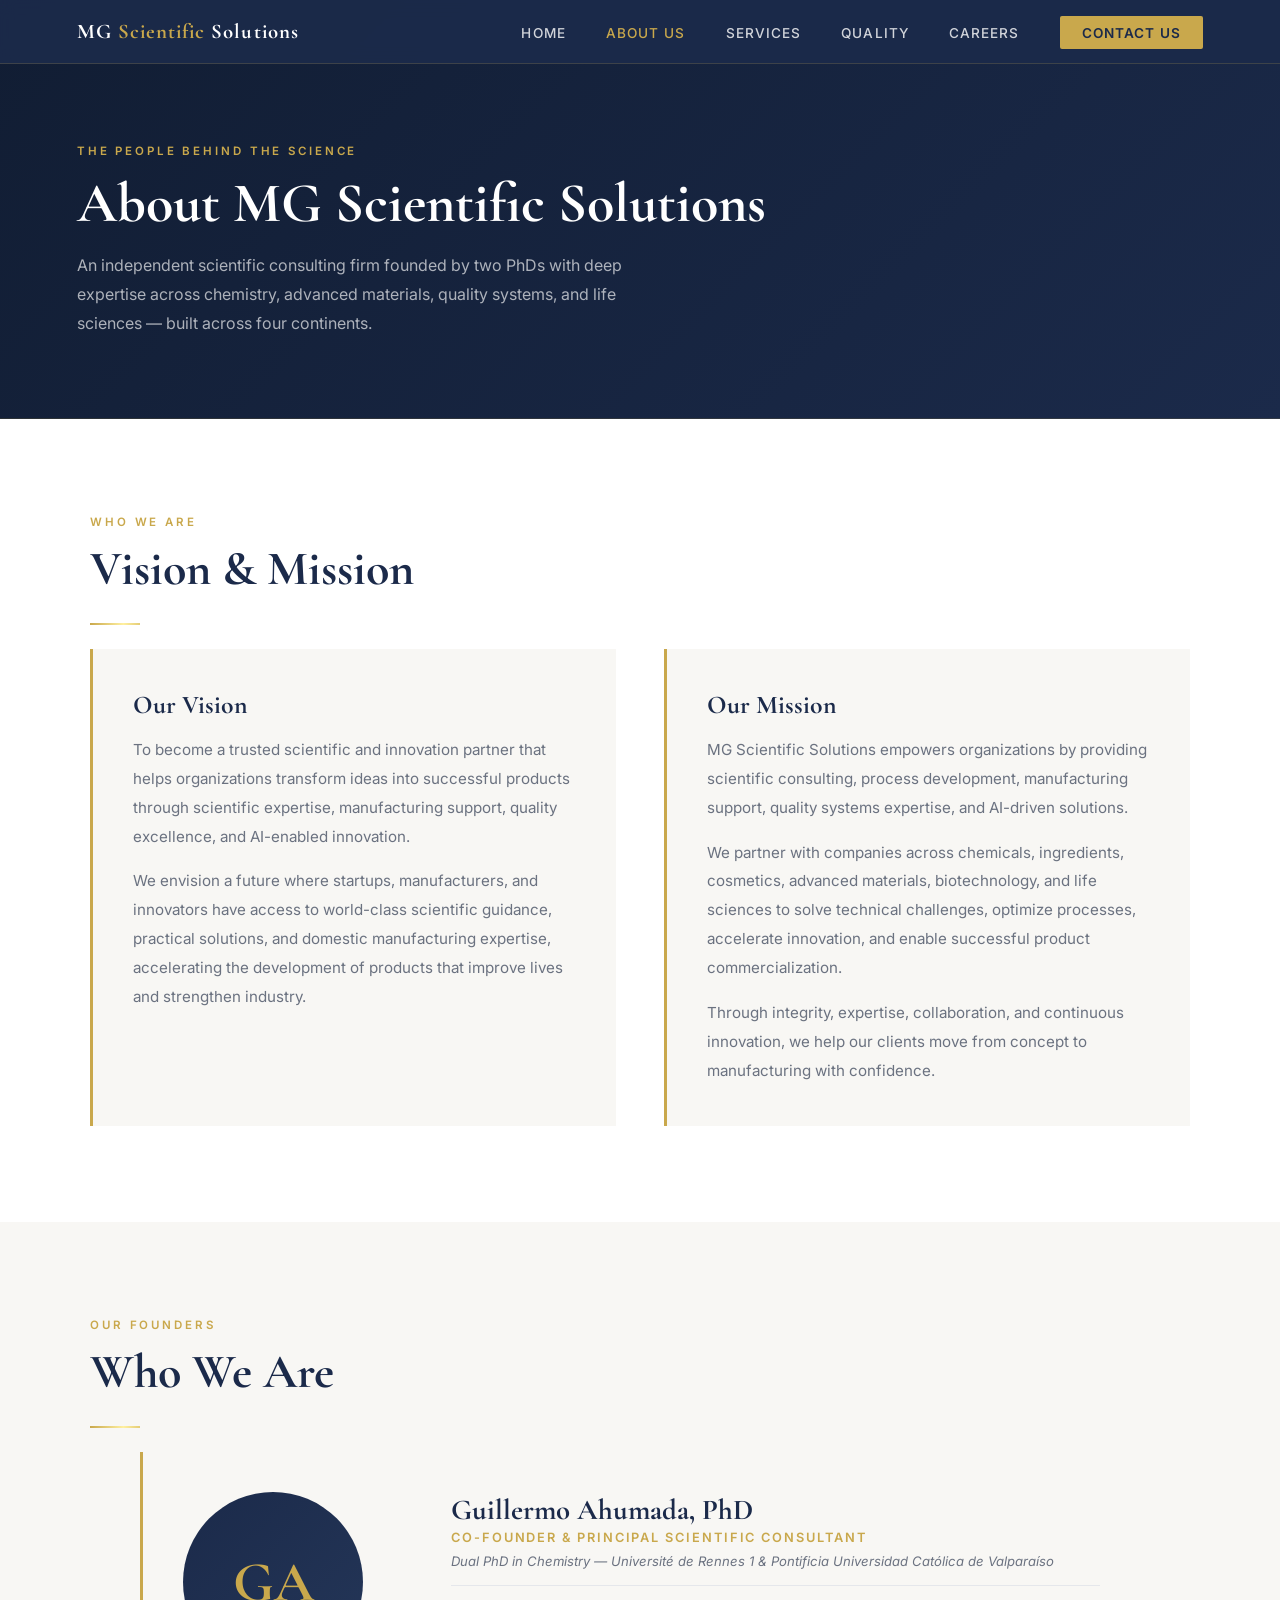
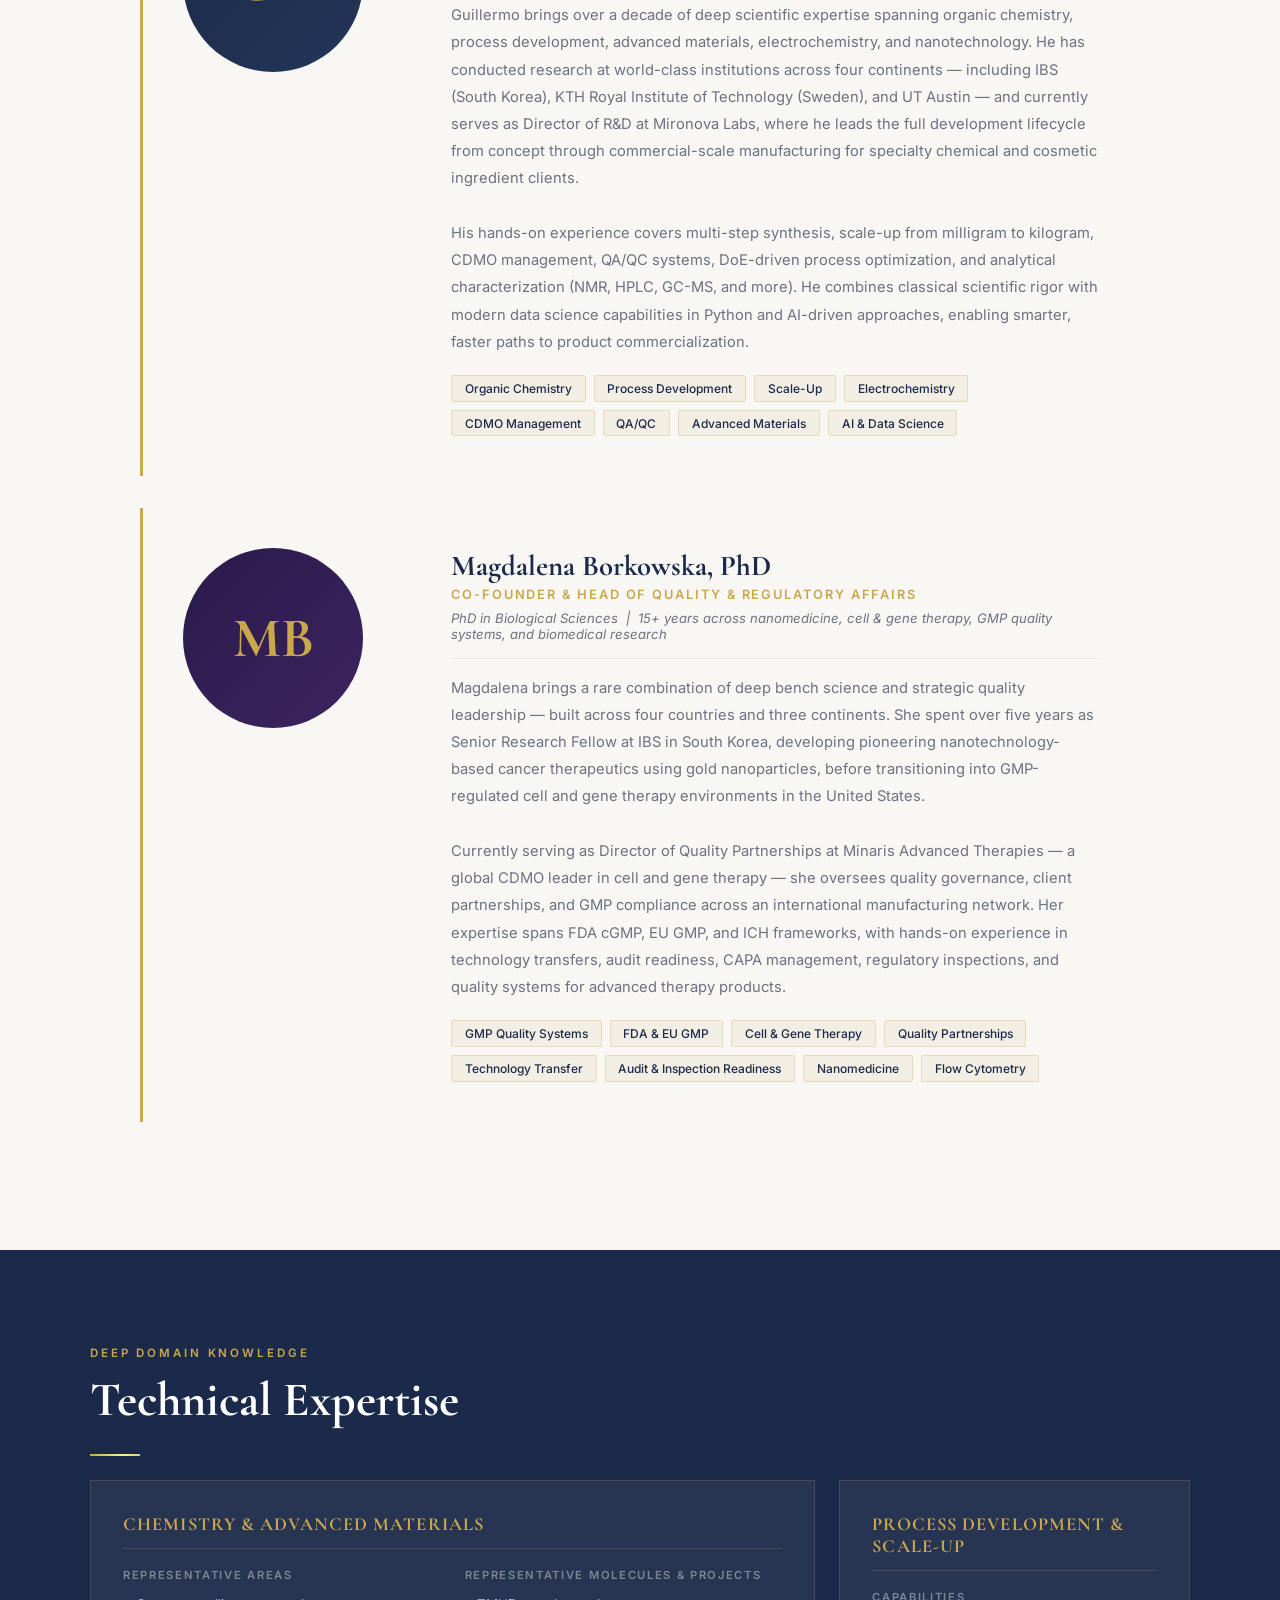
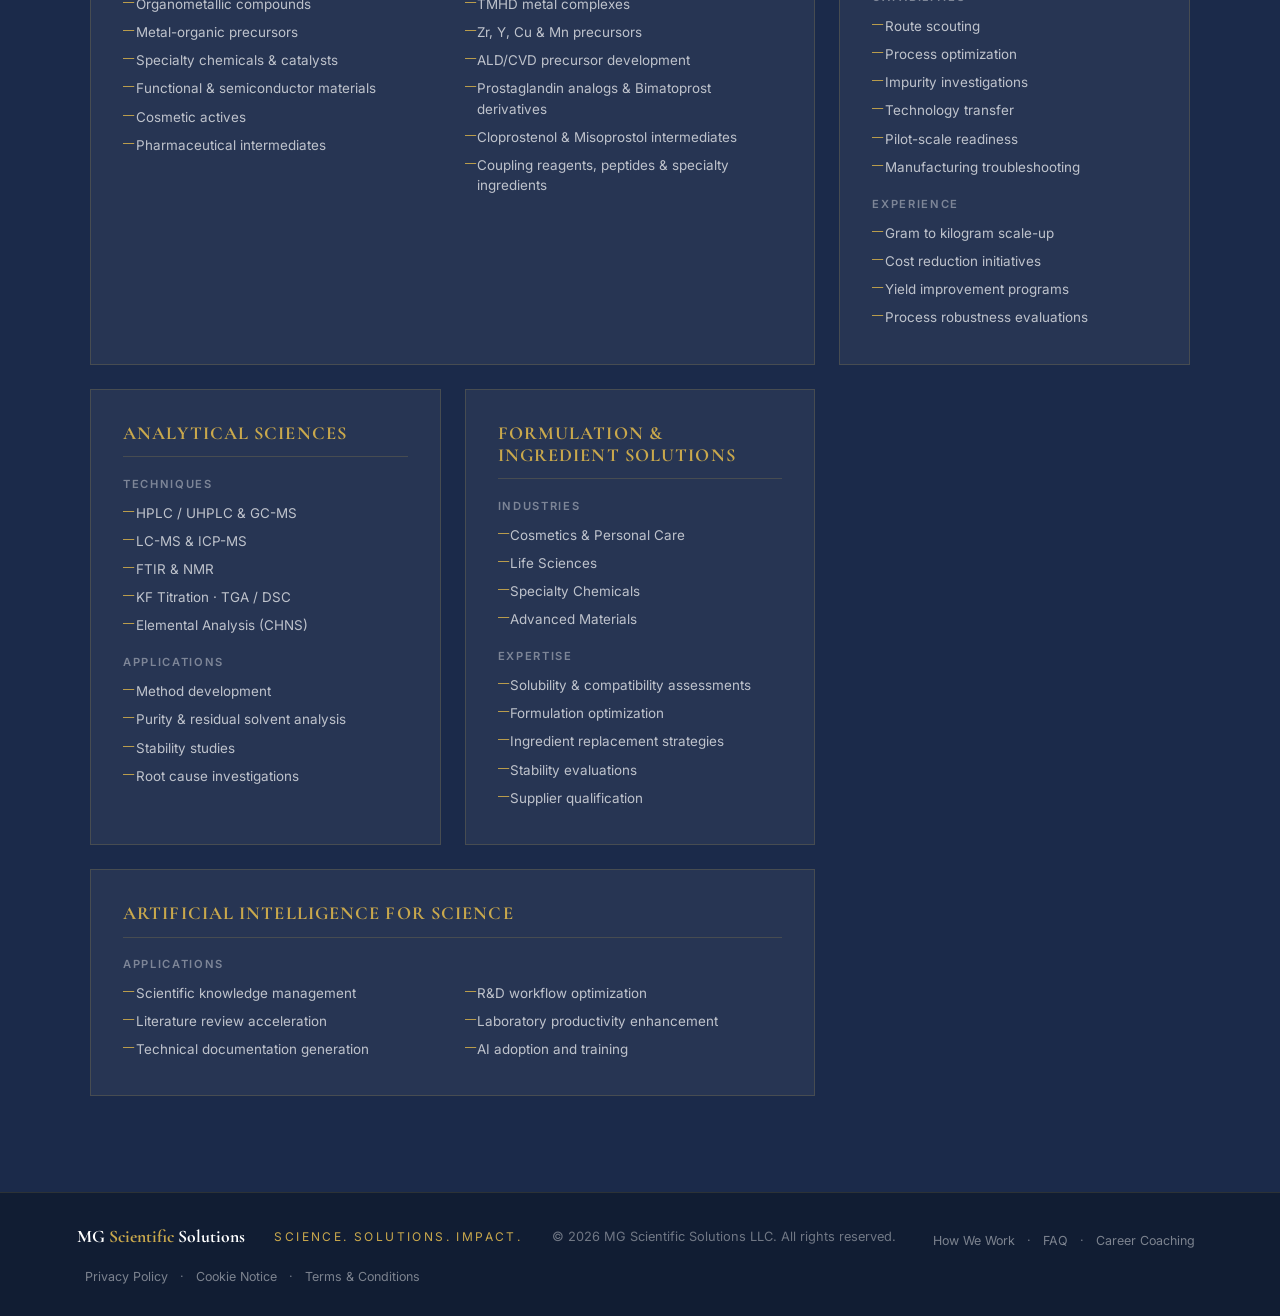
<file: about.html>
﻿<!DOCTYPE html>
<html lang="en">
<head>
  <meta charset="UTF-8" />
  <meta name="viewport" content="width=device-width, initial-scale=1.0" />
  <title>About Us | MG Scientific Solutions</title>
  <meta name="description" content="Meet the team behind MG Scientific Solutions — Guillermo Ahumada and Magdalena Borkowska, two PhDs with 15+ years of experience across chemistry, advanced materials, quality systems, and cell & gene therapy." />
  <meta name="robots" content="index, follow" />
  <link rel="canonical" href="https://mgscientificsolutions.com/about.html" />
  <meta property="og:type" content="website" />
  <meta property="og:url" content="https://mgscientificsolutions.com/about.html" />
  <meta property="og:title" content="About Us | MG Scientific Solutions" />
  <meta property="og:description" content="Meet Guillermo Ahumada and Magdalena Borkowska — two PhDs with 15+ years of experience in chemistry, advanced materials, quality systems, and life sciences." />
  <meta property="og:site_name" content="MG Scientific Solutions" />
  <meta name="twitter:card" content="summary_large_image" />
  <meta name="twitter:title" content="About Us | MG Scientific Solutions" />
  <meta name="twitter:description" content="Meet the team behind MG Scientific Solutions — independent scientific consultants with global research and industry experience." />
  <link href="https://fonts.googleapis.com/css2?family=Cormorant+Garamond:wght@400;600;700&family=Inter:wght@300;400;500;600&display=swap" rel="stylesheet" />
  <link rel="stylesheet" href="styles.css" />
  <style>
    .vm-grid { display: grid; grid-template-columns: 1fr 1fr; gap: 3rem; max-width: 1100px; margin: 0 auto; }
    .vm-card { padding: 2.5rem; border-left: 3px solid var(--gold); background: var(--off-white); }
    .vm-card h3 { font-family: 'Cormorant Garamond', serif; font-size: 1.6rem; font-weight: 700; color: var(--navy); margin-bottom: 1rem; }
    .vm-card p { color: var(--gray); font-size: 0.95rem; line-height: 1.9; }
    .vm-card p + p { margin-top: 1rem; }
    @media (max-width: 768px) { .vm-grid { grid-template-columns: 1fr; } }
  </style>
</head>
<body>

  <nav>
    <a href="index.html" class="nav-logo">MG <span>Scientific</span> Solutions</a>
    <ul class="nav-links">
      <li><a href="index.html">Home</a></li>
      <li><a href="about.html" class="active">About Us</a></li>
      <li><a href="services.html">Services</a></li>
      <li><a href="quality.html">Quality</a></li>
      <li><a href="careers.html">Careers</a></li>
      <li><a href="contact.html" class="nav-cta">Contact Us</a></li>
    </ul>
  </nav>

  <!-- PAGE HERO -->
  <div class="page-hero">
    <div class="section-label">The People Behind The Science</div>
    <h1>About MG Scientific Solutions</h1>
    <p>An independent scientific consulting firm founded by two PhDs with deep expertise across chemistry, advanced materials, quality systems, and life sciences — built across four continents.</p>
  </div>

  <!-- VISION & MISSION -->
  <section style="background:var(--white);">
    <div style="max-width:1100px; margin:0 auto;">
      <div class="section-label">Who We Are</div>
      <h2 class="section-title">Vision &amp; Mission</h2>
      <div class="divider"></div>
      <div class="vm-grid">
        <div class="vm-card">
          <h3>Our Vision</h3>
          <p>To become a trusted scientific and innovation partner that helps organizations transform ideas into successful products through scientific expertise, manufacturing support, quality excellence, and AI-enabled innovation.</p>
          <p>We envision a future where startups, manufacturers, and innovators have access to world-class scientific guidance, practical solutions, and domestic manufacturing expertise, accelerating the development of products that improve lives and strengthen industry.</p>
        </div>
        <div class="vm-card">
          <h3>Our Mission</h3>
          <p>MG Scientific Solutions empowers organizations by providing scientific consulting, process development, manufacturing support, quality systems expertise, and AI-driven solutions.</p>
          <p>We partner with companies across chemicals, ingredients, cosmetics, advanced materials, biotechnology, and life sciences to solve technical challenges, optimize processes, accelerate innovation, and enable successful product commercialization.</p>
          <p>Through integrity, expertise, collaboration, and continuous innovation, we help our clients move from concept to manufacturing with confidence.</p>
        </div>
      </div>
    </div>
  </section>

  <!-- TEAM -->
  <section style="background:var(--off-white);">
    <div style="max-width:1100px; margin:0 auto;">
      <div class="section-label">Our Founders</div>
      <h2 class="section-title">Who We Are</h2>
      <div class="divider"></div>

      <div class="team-card">
        <div><div class="team-avatar">GA</div></div>
        <div class="team-info">
          <h3>Guillermo Ahumada, PhD</h3>
          <div class="team-role">Co-Founder &amp; Principal Scientific Consultant</div>
          <div class="team-credentials">Dual PhD in Chemistry — Université de Rennes 1 &amp; Pontificia Universidad Católica de Valparaíso</div>
          <p class="team-bio">Guillermo brings over a decade of deep scientific expertise spanning organic chemistry, process development, advanced materials, electrochemistry, and nanotechnology. He has conducted research at world-class institutions across four continents — including IBS (South Korea), KTH Royal Institute of Technology (Sweden), and UT Austin — and currently serves as Director of R&amp;D at Mironova Labs, where he leads the full development lifecycle from concept through commercial-scale manufacturing for specialty chemical and cosmetic ingredient clients.<br/><br/>
          His hands-on experience covers multi-step synthesis, scale-up from milligram to kilogram, CDMO management, QA/QC systems, DoE-driven process optimization, and analytical characterization (NMR, HPLC, GC-MS, and more). He combines classical scientific rigor with modern data science capabilities in Python and AI-driven approaches, enabling smarter, faster paths to product commercialization.</p>
          <div class="team-tags">
            <span class="team-tag">Organic Chemistry</span>
            <span class="team-tag">Process Development</span>
            <span class="team-tag">Scale-Up</span>
            <span class="team-tag">Electrochemistry</span>
            <span class="team-tag">CDMO Management</span>
            <span class="team-tag">QA/QC</span>
            <span class="team-tag">Advanced Materials</span>
            <span class="team-tag">AI &amp; Data Science</span>
          </div>
        </div>
      </div>

      <div class="team-card">
        <div><div class="team-avatar" style="background:linear-gradient(135deg,#2a1a4a 0%,#3d2460 100%);">MB</div></div>
        <div class="team-info">
          <h3>Magdalena Borkowska, PhD</h3>
          <div class="team-role">Co-Founder &amp; Head of Quality &amp; Regulatory Affairs</div>
          <div class="team-credentials">PhD in Biological Sciences &nbsp;|&nbsp; 15+ years across nanomedicine, cell &amp; gene therapy, GMP quality systems, and biomedical research</div>
          <p class="team-bio">Magdalena brings a rare combination of deep bench science and strategic quality leadership — built across four countries and three continents. She spent over five years as Senior Research Fellow at IBS in South Korea, developing pioneering nanotechnology-based cancer therapeutics using gold nanoparticles, before transitioning into GMP-regulated cell and gene therapy environments in the United States.<br/><br/>
          Currently serving as Director of Quality Partnerships at Minaris Advanced Therapies — a global CDMO leader in cell and gene therapy — she oversees quality governance, client partnerships, and GMP compliance across an international manufacturing network. Her expertise spans FDA cGMP, EU GMP, and ICH frameworks, with hands-on experience in technology transfers, audit readiness, CAPA management, regulatory inspections, and quality systems for advanced therapy products.</p>
          <div class="team-tags">
            <span class="team-tag">GMP Quality Systems</span>
            <span class="team-tag">FDA &amp; EU GMP</span>
            <span class="team-tag">Cell &amp; Gene Therapy</span>
            <span class="team-tag">Quality Partnerships</span>
            <span class="team-tag">Technology Transfer</span>
            <span class="team-tag">Audit &amp; Inspection Readiness</span>
            <span class="team-tag">Nanomedicine</span>
            <span class="team-tag">Flow Cytometry</span>
          </div>
        </div>
      </div>
    </div>
  </section>

  <!-- TECHNICAL EXPERTISE -->
  <section style="background:var(--navy);">
    <div style="max-width:1100px; margin:0 auto;">
      <div class="section-label">Deep Domain Knowledge</div>
      <h2 class="section-title" style="color:var(--white);">Technical Expertise</h2>
      <div class="divider"></div>
      <div class="expertise-grid">
        <div class="expertise-card wide">
          <h3>Chemistry &amp; Advanced Materials</h3>
          <div class="expertise-two-col">
            <div>
              <div class="expertise-col-label">Representative Areas</div>
              <ul class="expertise-list">
                <li>Organometallic compounds</li>
                <li>Metal-organic precursors</li>
                <li>Specialty chemicals &amp; catalysts</li>
                <li>Functional &amp; semiconductor materials</li>
                <li>Cosmetic actives</li>
                <li>Pharmaceutical intermediates</li>
              </ul>
            </div>
            <div>
              <div class="expertise-col-label">Representative Molecules &amp; Projects</div>
              <ul class="expertise-list">
                <li>TMHD metal complexes</li>
                <li>Zr, Y, Cu &amp; Mn precursors</li>
                <li>ALD/CVD precursor development</li>
                <li>Prostaglandin analogs &amp; Bimatoprost derivatives</li>
                <li>Cloprostenol &amp; Misoprostol intermediates</li>
                <li>Coupling reagents, peptides &amp; specialty ingredients</li>
              </ul>
            </div>
          </div>
        </div>
        <div class="expertise-card">
          <h3>Process Development &amp; Scale-Up</h3>
          <div class="expertise-col-label">Capabilities</div>
          <ul class="expertise-list">
            <li>Route scouting</li>
            <li>Process optimization</li>
            <li>Impurity investigations</li>
            <li>Technology transfer</li>
            <li>Pilot-scale readiness</li>
            <li>Manufacturing troubleshooting</li>
          </ul>
          <div class="expertise-col-label">Experience</div>
          <ul class="expertise-list">
            <li>Gram to kilogram scale-up</li>
            <li>Cost reduction initiatives</li>
            <li>Yield improvement programs</li>
            <li>Process robustness evaluations</li>
          </ul>
        </div>
        <div class="expertise-card">
          <h3>Analytical Sciences</h3>
          <div class="expertise-col-label">Techniques</div>
          <ul class="expertise-list">
            <li>HPLC / UHPLC &amp; GC-MS</li>
            <li>LC-MS &amp; ICP-MS</li>
            <li>FTIR &amp; NMR</li>
            <li>KF Titration · TGA / DSC</li>
            <li>Elemental Analysis (CHNS)</li>
          </ul>
          <div class="expertise-col-label">Applications</div>
          <ul class="expertise-list">
            <li>Method development</li>
            <li>Purity &amp; residual solvent analysis</li>
            <li>Stability studies</li>
            <li>Root cause investigations</li>
          </ul>
        </div>
        <div class="expertise-card">
          <h3>Formulation &amp; Ingredient Solutions</h3>
          <div class="expertise-col-label">Industries</div>
          <ul class="expertise-list">
            <li>Cosmetics &amp; Personal Care</li>
            <li>Life Sciences</li>
            <li>Specialty Chemicals</li>
            <li>Advanced Materials</li>
          </ul>
          <div class="expertise-col-label">Expertise</div>
          <ul class="expertise-list">
            <li>Solubility &amp; compatibility assessments</li>
            <li>Formulation optimization</li>
            <li>Ingredient replacement strategies</li>
            <li>Stability evaluations</li>
            <li>Supplier qualification</li>
          </ul>
        </div>
        <div class="expertise-card wide">
          <h3>Artificial Intelligence for Science</h3>
          <div class="expertise-two-col">
            <div>
              <div class="expertise-col-label">Applications</div>
              <ul class="expertise-list">
                <li>Scientific knowledge management</li>
                <li>Literature review acceleration</li>
                <li>Technical documentation generation</li>
              </ul>
            </div>
            <div>
              <div class="expertise-col-label">&nbsp;</div>
              <ul class="expertise-list">
                <li>R&amp;D workflow optimization</li>
                <li>Laboratory productivity enhancement</li>
                <li>AI adoption and training</li>
              </ul>
            </div>
          </div>
        </div>
      </div>
    </div>
  </section>

  <script src="animations.js"></script>
  <footer>
    <a href="index.html" class="footer-logo">MG <span>Scientific</span> Solutions</a>
    <p class="footer-tagline">Science. Solutions. Impact.</p>
    <p>&copy; 2026 MG Scientific Solutions LLC. All rights reserved.</p>
    <p style="margin-top:0.5rem; font-size:0.78rem;">
      <a href="how-we-work.html" style="color:rgba(255,255,255,0.45); text-decoration:none; margin:0 0.5rem;">How We Work</a> ·
      <a href="faq.html" style="color:rgba(255,255,255,0.45); text-decoration:none; margin:0 0.5rem;">FAQ</a> ·
      <a href="coaching.html" style="color:rgba(255,255,255,0.45); text-decoration:none; margin:0 0.5rem;">Career Coaching</a>
    </p>
    <p style="margin-top:0.3rem; font-size:0.78rem;">
      <a href="privacy.html" style="color:rgba(255,255,255,0.45); text-decoration:none; margin:0 0.5rem;">Privacy Policy</a> ·
      <a href="cookies.html" style="color:rgba(255,255,255,0.45); text-decoration:none; margin:0 0.5rem;">Cookie Notice</a> ·
      <a href="terms.html" style="color:rgba(255,255,255,0.45); text-decoration:none; margin:0 0.5rem;">Terms &amp; Conditions</a>
    </p>
  </footer>

</body>
</html>
</file>
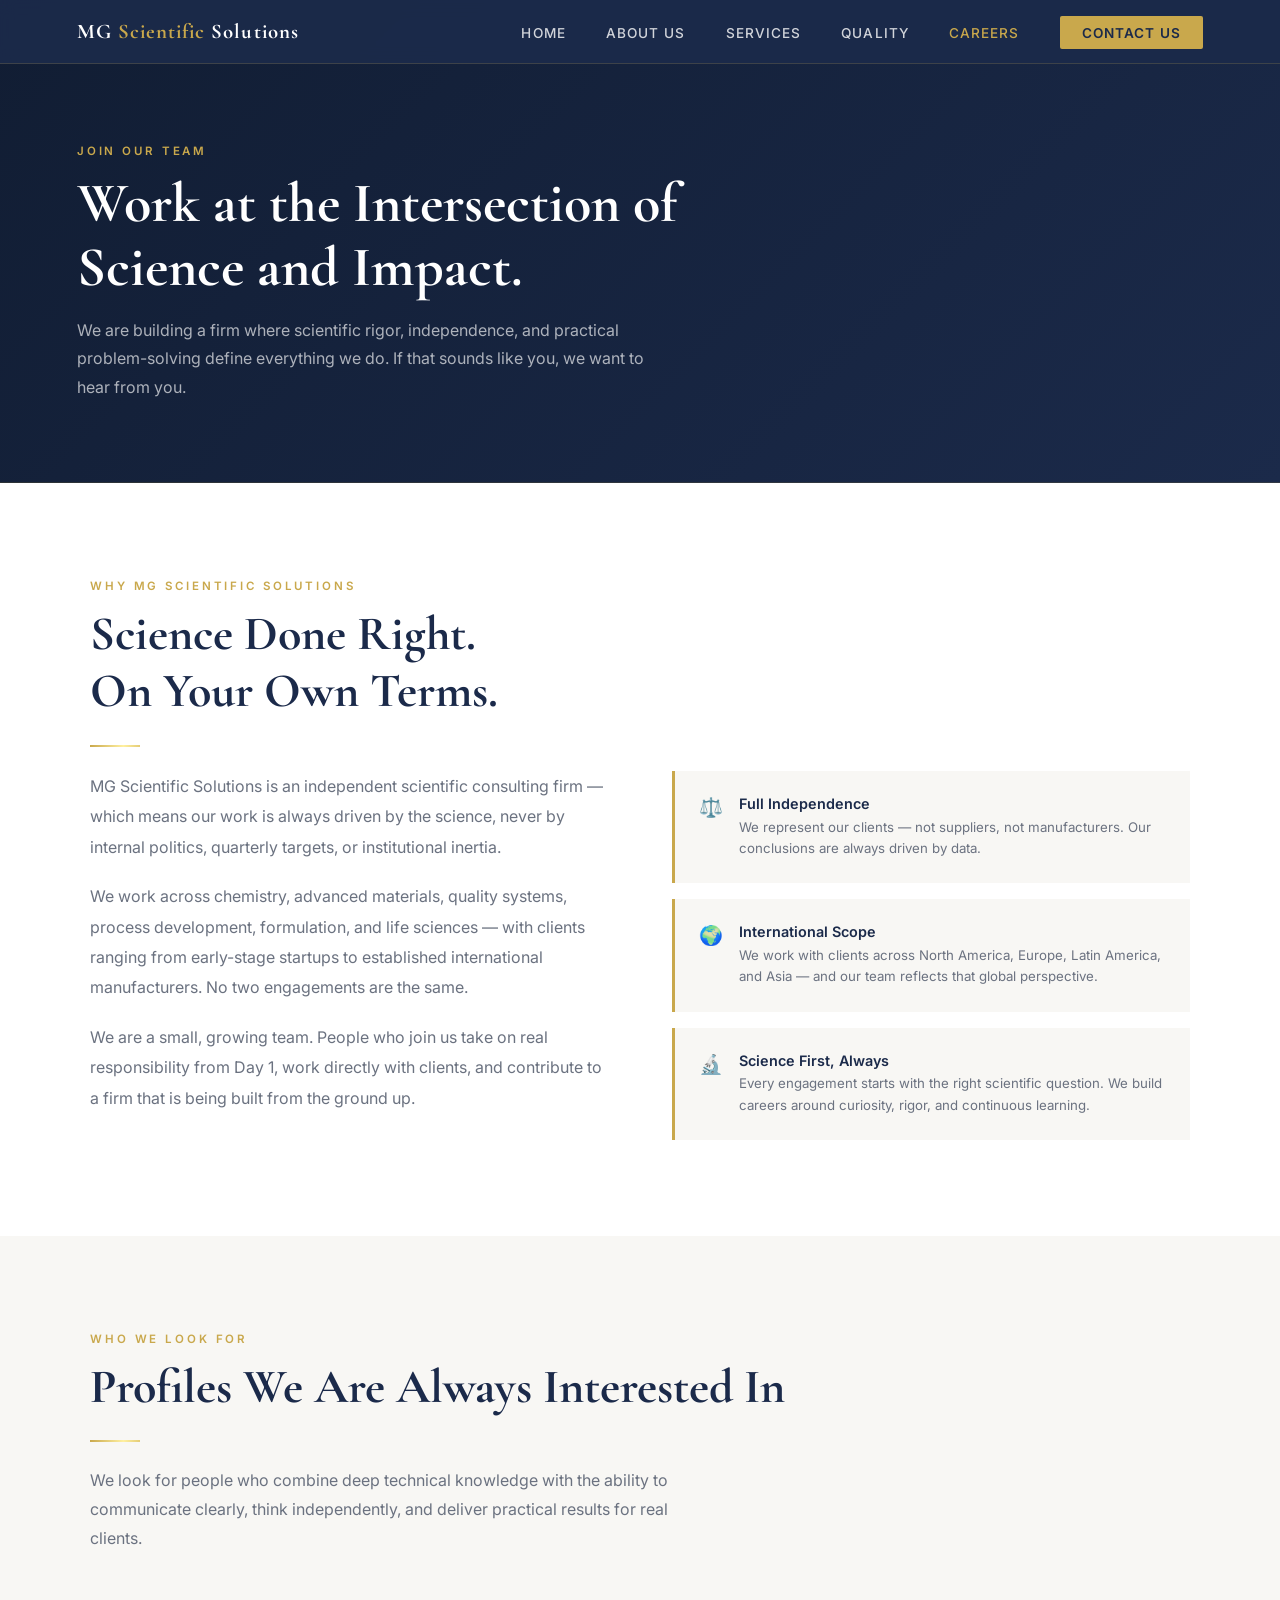
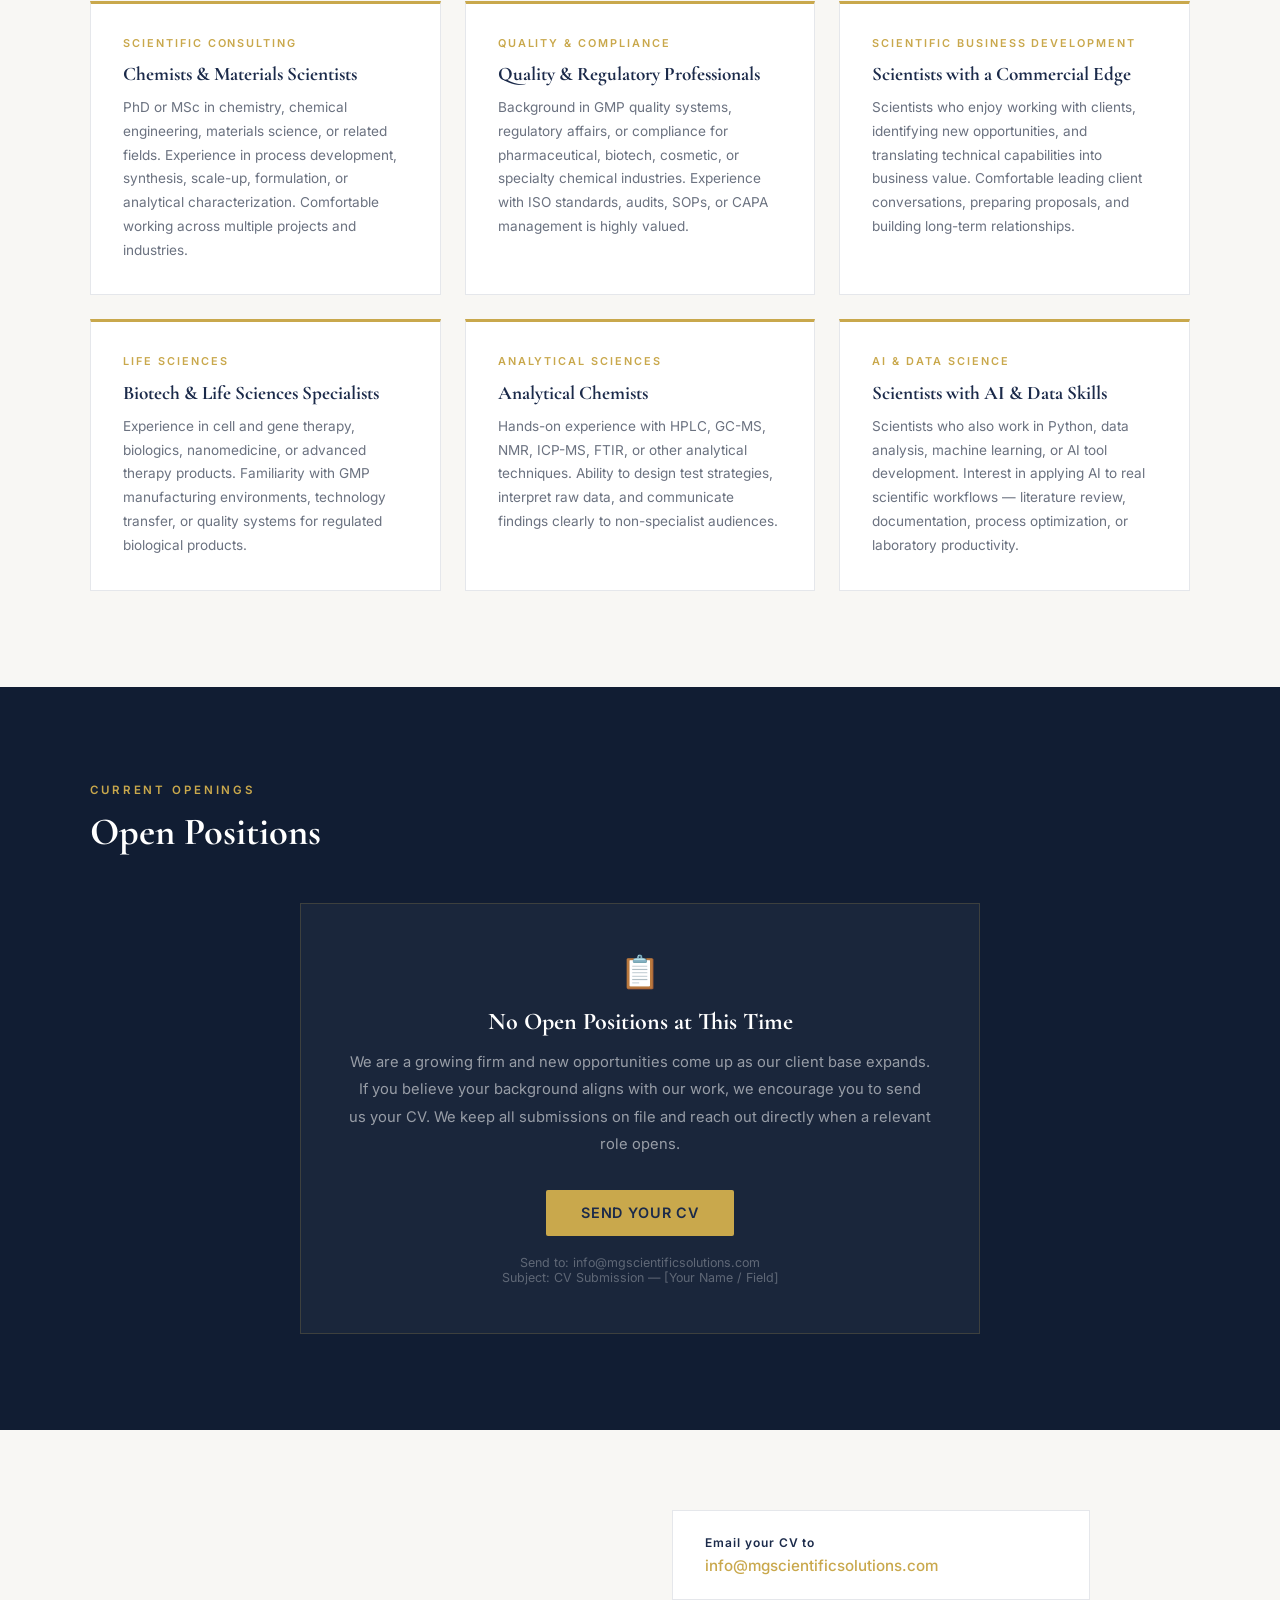
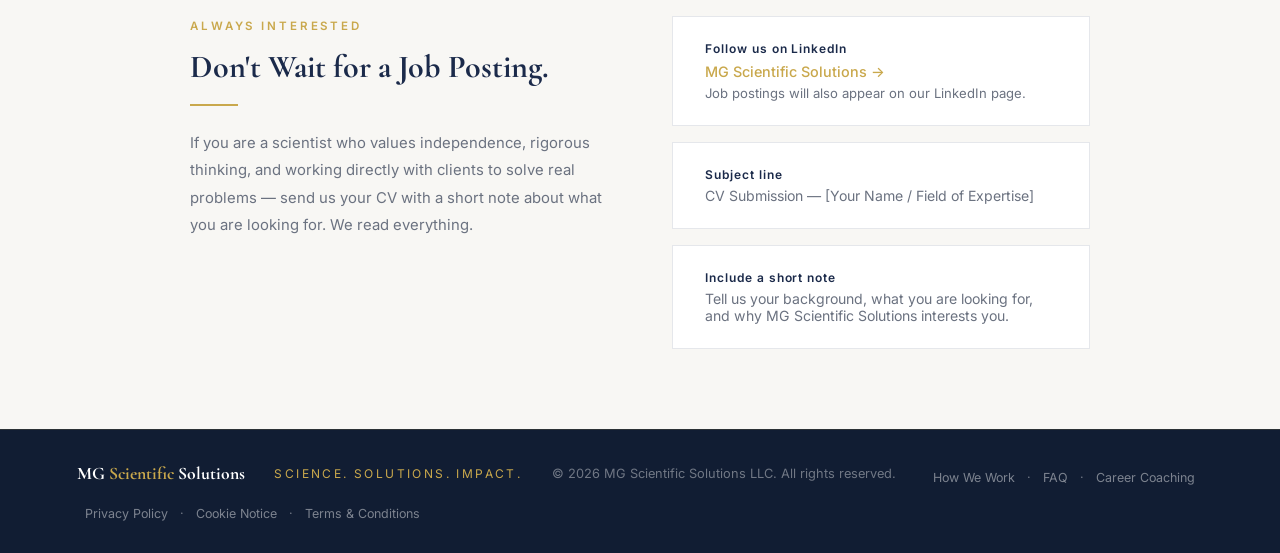
<file: careers.html>
﻿<!DOCTYPE html>
<html lang="en">
<head>
  <meta charset="UTF-8" />
  <meta name="viewport" content="width=device-width, initial-scale=1.0" />
  <title>Careers | MG Scientific Solutions</title>
  <meta name="description" content="Join MG Scientific Solutions — an independent scientific consulting firm working across chemistry, advanced materials, quality systems, and life sciences. No current openings? Send your CV anyway." />
  <meta name="robots" content="index, follow" />
  <link rel="canonical" href="https://mgscientificsolutions.com/careers.html" />
  <meta property="og:type" content="website" />
  <meta property="og:url" content="https://mgscientificsolutions.com/careers.html" />
  <meta property="og:title" content="Careers | MG Scientific Solutions" />
  <meta property="og:description" content="Join MG Scientific Solutions — an independent scientific consulting firm. No current openings? Send your CV. We're always interested in chemists, quality professionals, and life sciences specialists." />
  <meta property="og:site_name" content="MG Scientific Solutions" />
  <meta name="twitter:card" content="summary_large_image" />
  <meta name="twitter:title" content="Careers | MG Scientific Solutions" />
  <meta name="twitter:description" content="Work at the intersection of science and impact. Send your CV to MG Scientific Solutions — we're always looking for great scientific talent." />
  <link href="https://fonts.googleapis.com/css2?family=Cormorant+Garamond:wght@400;600;700&family=Inter:wght@300;400;500;600&display=swap" rel="stylesheet" />
  <link rel="stylesheet" href="styles.css" />
  <style>
    .profiles-grid { display: grid; grid-template-columns: repeat(3, 1fr); gap: 1.5rem; }
    .profile-card { background: var(--white); border: 1px solid var(--light-gray); border-top: 3px solid var(--gold); padding: 2rem; }
    .profile-card h3 { font-family: 'Cormorant Garamond', serif; font-size: 1.2rem; font-weight: 700; color: var(--navy); margin-bottom: 0.6rem; }
    .profile-card p { font-size: 0.85rem; color: var(--gray); line-height: 1.75; }
    .openings-box { background: var(--navy); border-left: 4px solid var(--gold); padding: 3rem; max-width: 700px; margin: 0 auto; text-align: center; }
    @media (max-width: 768px) { .profiles-grid { grid-template-columns: 1fr; } }
  </style>
</head>
<body>

  <nav>
    <a href="index.html" class="nav-logo">MG <span>Scientific</span> Solutions</a>
    <ul class="nav-links">
      <li><a href="index.html">Home</a></li>
      <li><a href="about.html">About Us</a></li>
      <li><a href="services.html">Services</a></li>
      <li><a href="quality.html">Quality</a></li>
      <li><a href="careers.html" class="active">Careers</a></li>
      <li><a href="contact.html" class="nav-cta">Contact Us</a></li>
    </ul>
  </nav>

  <!-- PAGE HERO -->
  <div class="page-hero">
    <div class="section-label">Join Our Team</div>
    <h1>Work at the Intersection of<br/>Science and Impact.</h1>
    <p>We are building a firm where scientific rigor, independence, and practical problem-solving define everything we do. If that sounds like you, we want to hear from you.</p>
  </div>

  <!-- WHY MG -->
  <section style="background:var(--white);">
    <div style="max-width:1100px; margin:0 auto;">
      <div class="section-label fade-up">Why MG Scientific Solutions</div>
      <h2 class="section-title fade-up delay-1">Science Done Right.<br/>On Your Own Terms.</h2>
      <div class="divider fade-up delay-2"></div>

      <div style="display:grid; grid-template-columns:1fr 1fr; gap:4rem; align-items:start;" class="careers-intro">
        <div class="fade-up delay-1">
          <p style="font-size:1rem; color:var(--gray); line-height:1.9; margin-bottom:1.2rem;">MG Scientific Solutions is an independent scientific consulting firm — which means our work is always driven by the science, never by internal politics, quarterly targets, or institutional inertia.</p>
          <p style="font-size:1rem; color:var(--gray); line-height:1.9; margin-bottom:1.2rem;">We work across chemistry, advanced materials, quality systems, process development, formulation, and life sciences — with clients ranging from early-stage startups to established international manufacturers. No two engagements are the same.</p>
          <p style="font-size:1rem; color:var(--gray); line-height:1.9;">We are a small, growing team. People who join us take on real responsibility from Day 1, work directly with clients, and contribute to a firm that is being built from the ground up.</p>
        </div>
        <div class="fade-up delay-2" style="display:flex; flex-direction:column; gap:1rem;">
          <div style="display:flex; gap:1rem; align-items:flex-start; padding:1.5rem; background:var(--off-white); border-left:3px solid var(--gold);">
            <span style="font-size:1.2rem; flex-shrink:0;">⚖️</span>
            <div>
              <div style="font-weight:600; color:var(--navy); font-size:0.9rem; margin-bottom:0.3rem;">Full Independence</div>
              <p style="font-size:0.83rem; color:var(--gray); line-height:1.6;">We represent our clients — not suppliers, not manufacturers. Our conclusions are always driven by data.</p>
            </div>
          </div>
          <div style="display:flex; gap:1rem; align-items:flex-start; padding:1.5rem; background:var(--off-white); border-left:3px solid var(--gold);">
            <span style="font-size:1.2rem; flex-shrink:0;">🌍</span>
            <div>
              <div style="font-weight:600; color:var(--navy); font-size:0.9rem; margin-bottom:0.3rem;">International Scope</div>
              <p style="font-size:0.83rem; color:var(--gray); line-height:1.6;">We work with clients across North America, Europe, Latin America, and Asia — and our team reflects that global perspective.</p>
            </div>
          </div>
          <div style="display:flex; gap:1rem; align-items:flex-start; padding:1.5rem; background:var(--off-white); border-left:3px solid var(--gold);">
            <span style="font-size:1.2rem; flex-shrink:0;">🔬</span>
            <div>
              <div style="font-weight:600; color:var(--navy); font-size:0.9rem; margin-bottom:0.3rem;">Science First, Always</div>
              <p style="font-size:0.83rem; color:var(--gray); line-height:1.6;">Every engagement starts with the right scientific question. We build careers around curiosity, rigor, and continuous learning.</p>
            </div>
          </div>
        </div>
      </div>
    </div>
  </section>

  <!-- PROFILES WE'RE LOOKING FOR -->
  <section style="background:var(--off-white);">
    <div style="max-width:1100px; margin:0 auto;">
      <div class="section-label fade-up">Who We Look For</div>
      <h2 class="section-title fade-up delay-1">Profiles We Are Always Interested In</h2>
      <div class="divider fade-up delay-2"></div>
      <p class="fade-up delay-2" style="color:var(--gray); max-width:580px; line-height:1.8; margin-bottom:3rem;">We look for people who combine deep technical knowledge with the ability to communicate clearly, think independently, and deliver practical results for real clients.</p>

      <div class="profiles-grid">
        <div class="profile-card fade-up">
          <div style="font-size:0.68rem; letter-spacing:0.18em; text-transform:uppercase; color:var(--gold); font-weight:600; margin-bottom:0.8rem;">Scientific Consulting</div>
          <h3>Chemists &amp; Materials Scientists</h3>
          <p>PhD or MSc in chemistry, chemical engineering, materials science, or related fields. Experience in process development, synthesis, scale-up, formulation, or analytical characterization. Comfortable working across multiple projects and industries.</p>
        </div>
        <div class="profile-card fade-up delay-1">
          <div style="font-size:0.68rem; letter-spacing:0.18em; text-transform:uppercase; color:var(--gold); font-weight:600; margin-bottom:0.8rem;">Quality &amp; Compliance</div>
          <h3>Quality &amp; Regulatory Professionals</h3>
          <p>Background in GMP quality systems, regulatory affairs, or compliance for pharmaceutical, biotech, cosmetic, or specialty chemical industries. Experience with ISO standards, audits, SOPs, or CAPA management is highly valued.</p>
        </div>
        <div class="profile-card fade-up delay-2">
          <div style="font-size:0.68rem; letter-spacing:0.18em; text-transform:uppercase; color:var(--gold); font-weight:600; margin-bottom:0.8rem;">Scientific Business Development</div>
          <h3>Scientists with a Commercial Edge</h3>
          <p>Scientists who enjoy working with clients, identifying new opportunities, and translating technical capabilities into business value. Comfortable leading client conversations, preparing proposals, and building long-term relationships.</p>
        </div>
        <div class="profile-card fade-up">
          <div style="font-size:0.68rem; letter-spacing:0.18em; text-transform:uppercase; color:var(--gold); font-weight:600; margin-bottom:0.8rem;">Life Sciences</div>
          <h3>Biotech &amp; Life Sciences Specialists</h3>
          <p>Experience in cell and gene therapy, biologics, nanomedicine, or advanced therapy products. Familiarity with GMP manufacturing environments, technology transfer, or quality systems for regulated biological products.</p>
        </div>
        <div class="profile-card fade-up delay-1">
          <div style="font-size:0.68rem; letter-spacing:0.18em; text-transform:uppercase; color:var(--gold); font-weight:600; margin-bottom:0.8rem;">Analytical Sciences</div>
          <h3>Analytical Chemists</h3>
          <p>Hands-on experience with HPLC, GC-MS, NMR, ICP-MS, FTIR, or other analytical techniques. Ability to design test strategies, interpret raw data, and communicate findings clearly to non-specialist audiences.</p>
        </div>
        <div class="profile-card fade-up delay-2">
          <div style="font-size:0.68rem; letter-spacing:0.18em; text-transform:uppercase; color:var(--gold); font-weight:600; margin-bottom:0.8rem;">AI &amp; Data Science</div>
          <h3>Scientists with AI &amp; Data Skills</h3>
          <p>Scientists who also work in Python, data analysis, machine learning, or AI tool development. Interest in applying AI to real scientific workflows — literature review, documentation, process optimization, or laboratory productivity.</p>
        </div>
      </div>
    </div>
  </section>

  <!-- CURRENT OPENINGS -->
  <section style="background:var(--navy-dark); padding:6rem 6%;">
    <div style="max-width:1100px; margin:0 auto;">
      <div class="section-label fade-up" style="color:var(--gold);">Current Openings</div>
      <h2 class="fade-up delay-1" style="font-family:'Cormorant Garamond',serif; font-size:clamp(1.6rem,3vw,2.4rem); font-weight:700; color:var(--white); margin-bottom:3rem;">Open Positions</h2>

      <div class="fade-up" style="background:rgba(255,255,255,0.04); border:1px solid rgba(201,168,76,0.2); padding:3rem; text-align:center; max-width:680px; margin:0 auto;">
        <div style="font-size:2rem; margin-bottom:1rem;">📋</div>
        <h3 style="font-family:'Cormorant Garamond',serif; font-size:1.5rem; font-weight:700; color:var(--white); margin-bottom:0.8rem;">No Open Positions at This Time</h3>
        <p style="color:rgba(255,255,255,0.55); font-size:0.92rem; line-height:1.85; margin-bottom:2rem;">We are a growing firm and new opportunities come up as our client base expands. If you believe your background aligns with our work, we encourage you to send us your CV. We keep all submissions on file and reach out directly when a relevant role opens.</p>
        <a href="mailto:info@mgscientificsolutions.com?subject=CV Submission — MG Scientific Solutions" class="btn-primary">Send Your CV</a>
        <p style="color:rgba(255,255,255,0.3); font-size:0.78rem; margin-top:1.2rem;">Send to: info@mgscientificsolutions.com<br/>Subject: CV Submission — [Your Name / Field]</p>
      </div>
    </div>
  </section>

  <!-- SPONTANEOUS APPLICATION -->
  <section style="background:var(--off-white); padding:5rem 6%;">
    <div style="max-width:900px; margin:0 auto; display:grid; grid-template-columns:1fr 1fr; gap:4rem; align-items:center;" class="careers-cta-grid">
      <div class="fade-up">
        <div class="section-label">Always Interested</div>
        <h2 style="font-family:'Cormorant Garamond',serif; font-size:clamp(1.5rem,2.8vw,2rem); font-weight:700; color:var(--navy); line-height:1.3; margin-bottom:1rem;">Don't Wait for a Job Posting.</h2>
        <div style="width:48px; height:2px; background:var(--gold); margin-bottom:1.5rem;"></div>
        <p style="color:var(--gray); font-size:0.93rem; line-height:1.85;">If you are a scientist who values independence, rigorous thinking, and working directly with clients to solve real problems — send us your CV with a short note about what you are looking for. We read everything.</p>
      </div>
      <div class="fade-up delay-1" style="display:flex; flex-direction:column; gap:1rem;">
        <div style="background:var(--white); border:1px solid var(--light-gray); padding:1.5rem 2rem;">
          <div style="font-size:0.75rem; font-weight:600; color:var(--navy); letter-spacing:0.08em; margin-bottom:0.3rem;">Email your CV to</div>
          <a href="mailto:info@mgscientificsolutions.com?subject=CV Submission — MG Scientific Solutions" style="color:var(--gold); font-size:0.95rem; text-decoration:none; font-weight:500;">info@mgscientificsolutions.com</a>
        </div>
        <div style="background:var(--white); border:1px solid var(--light-gray); padding:1.5rem 2rem;">
          <div style="font-size:0.75rem; font-weight:600; color:var(--navy); letter-spacing:0.08em; margin-bottom:0.3rem;">Follow us on LinkedIn</div>
          <a href="https://www.linkedin.com/company/mg-scientific-solutions" target="_blank" rel="noopener noreferrer" style="color:var(--gold); font-size:0.9rem; text-decoration:none; font-weight:500;">MG Scientific Solutions →</a>
          <p style="color:var(--gray); font-size:0.82rem; margin-top:0.3rem;">Job postings will also appear on our LinkedIn page.</p>
        </div>
        <div style="background:var(--white); border:1px solid var(--light-gray); padding:1.5rem 2rem;">
          <div style="font-size:0.75rem; font-weight:600; color:var(--navy); letter-spacing:0.08em; margin-bottom:0.3rem;">Subject line</div>
          <p style="color:var(--gray); font-size:0.88rem;">CV Submission — [Your Name / Field of Expertise]</p>
        </div>
        <div style="background:var(--white); border:1px solid var(--light-gray); padding:1.5rem 2rem;">
          <div style="font-size:0.75rem; font-weight:600; color:var(--navy); letter-spacing:0.08em; margin-bottom:0.3rem;">Include a short note</div>
          <p style="color:var(--gray); font-size:0.88rem;">Tell us your background, what you are looking for, and why MG Scientific Solutions interests you.</p>
        </div>
      </div>
    </div>
  </section>

  <script src="animations.js"></script>
  <footer>
    <a href="index.html" class="footer-logo">MG <span>Scientific</span> Solutions</a>
    <p class="footer-tagline">Science. Solutions. Impact.</p>
    <p>&copy; 2026 MG Scientific Solutions LLC. All rights reserved.</p>
    <p style="margin-top:0.5rem; font-size:0.78rem;">
      <a href="how-we-work.html" style="color:rgba(255,255,255,0.45); text-decoration:none; margin:0 0.5rem;">How We Work</a> ·
      <a href="faq.html" style="color:rgba(255,255,255,0.45); text-decoration:none; margin:0 0.5rem;">FAQ</a> ·
      <a href="coaching.html" style="color:rgba(255,255,255,0.45); text-decoration:none; margin:0 0.5rem;">Career Coaching</a>
    </p>
    <p style="margin-top:0.3rem; font-size:0.78rem;">
      <a href="privacy.html" style="color:rgba(255,255,255,0.45); text-decoration:none; margin:0 0.5rem;">Privacy Policy</a> ·
      <a href="cookies.html" style="color:rgba(255,255,255,0.45); text-decoration:none; margin:0 0.5rem;">Cookie Notice</a> ·
      <a href="terms.html" style="color:rgba(255,255,255,0.45); text-decoration:none; margin:0 0.5rem;">Terms &amp; Conditions</a>
    </p>
  </footer>

</body>
</html>
</file>
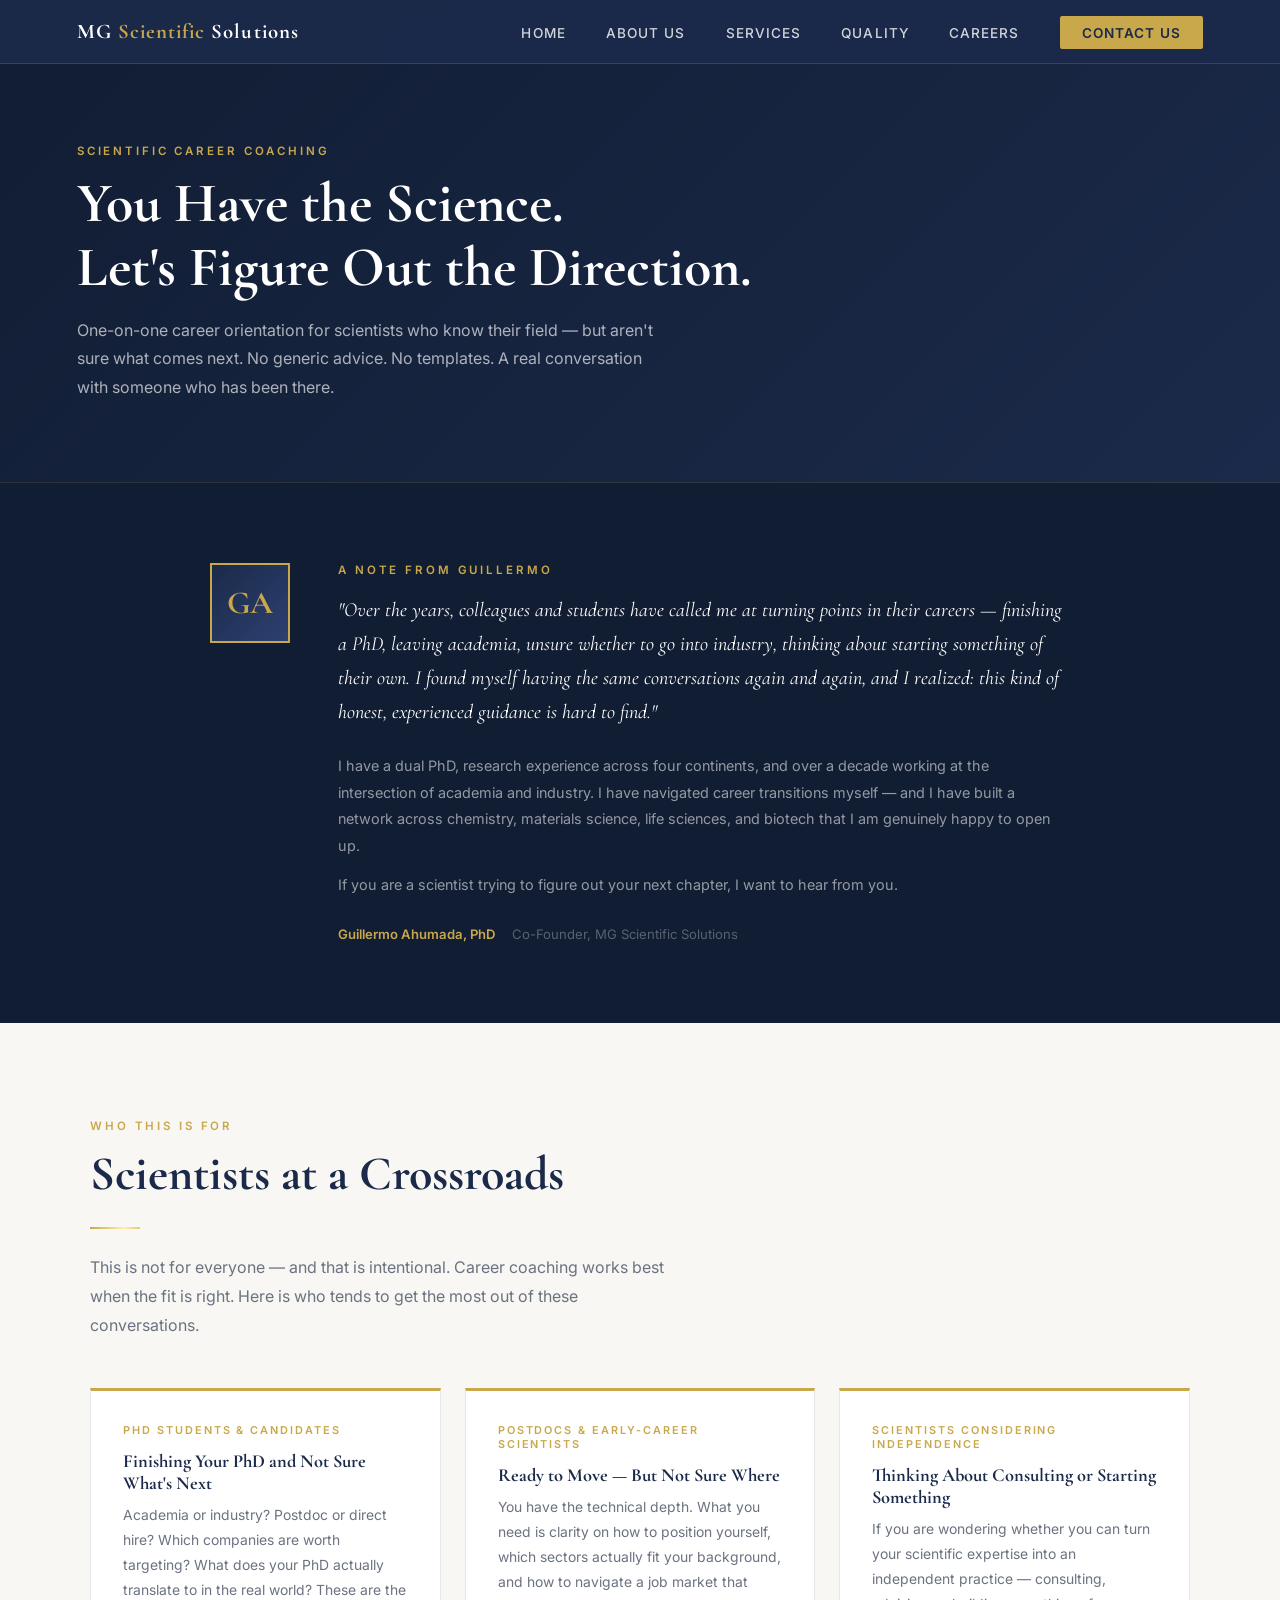
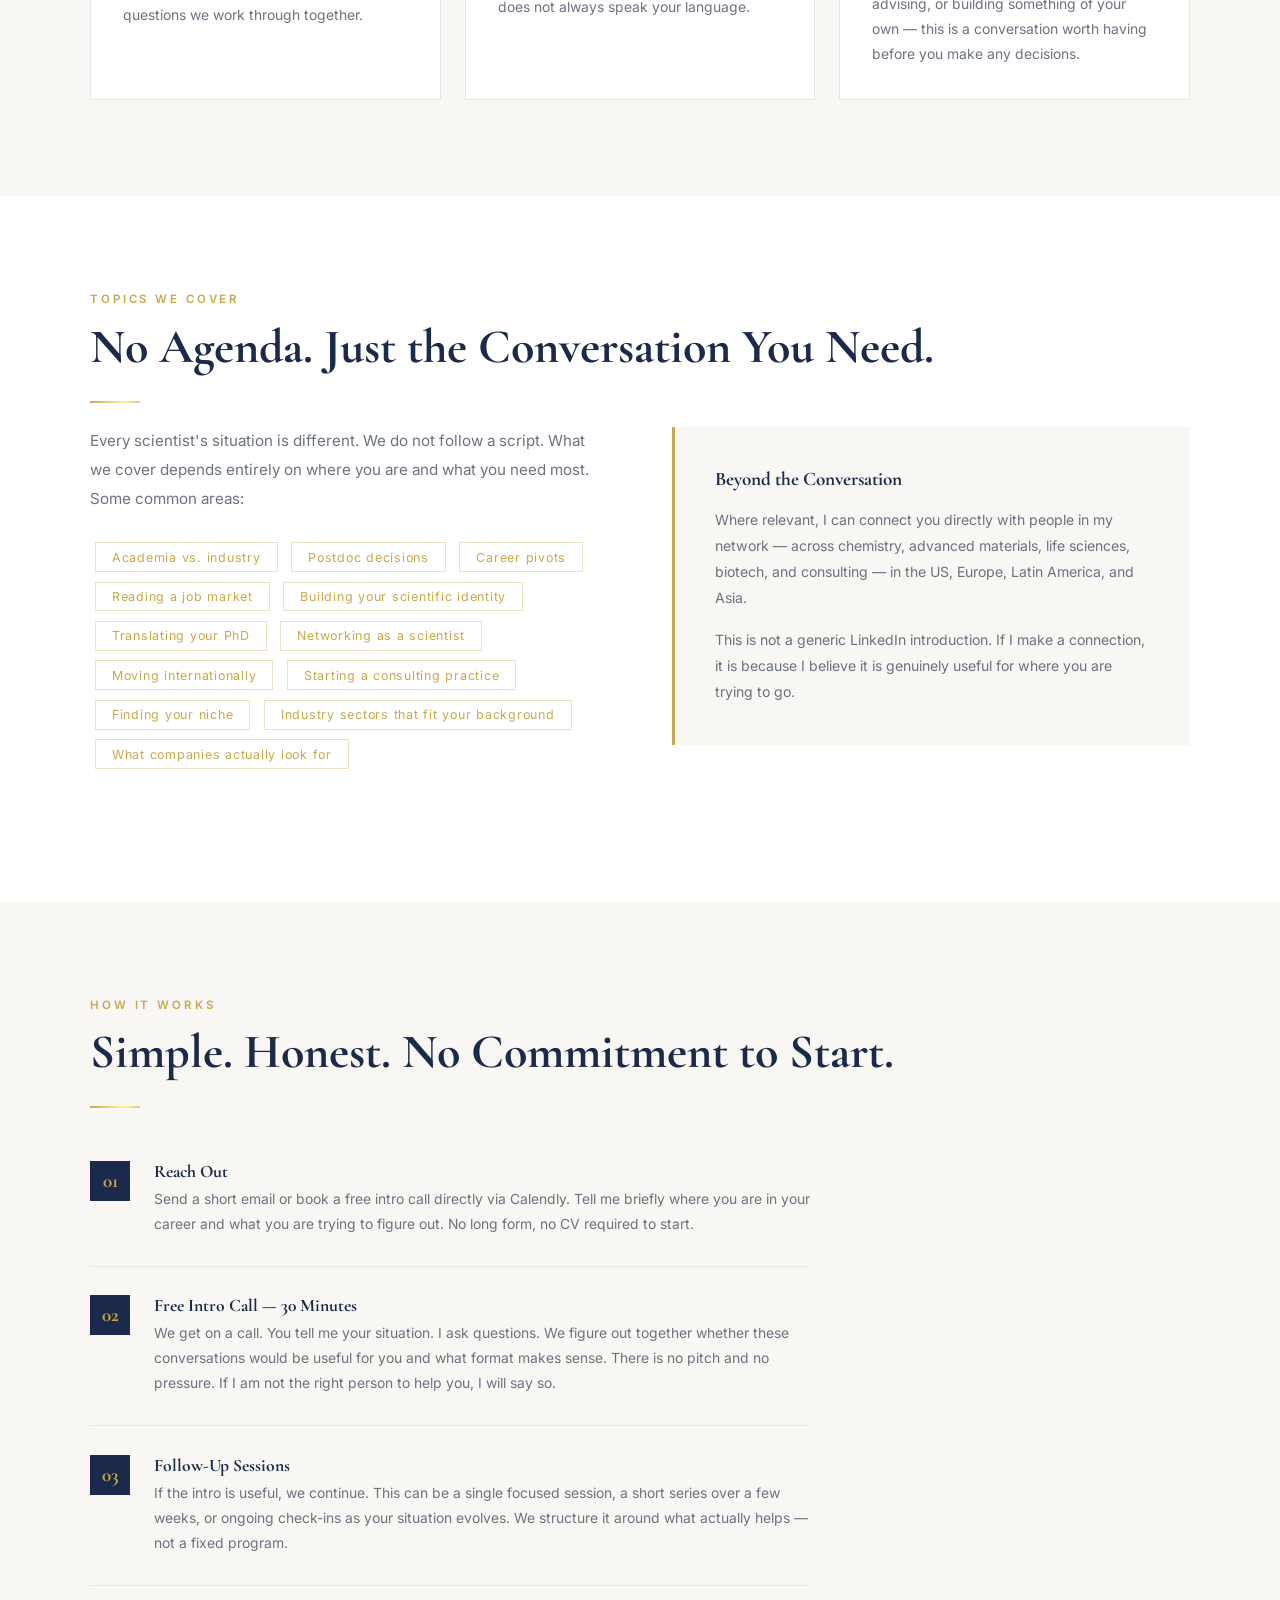
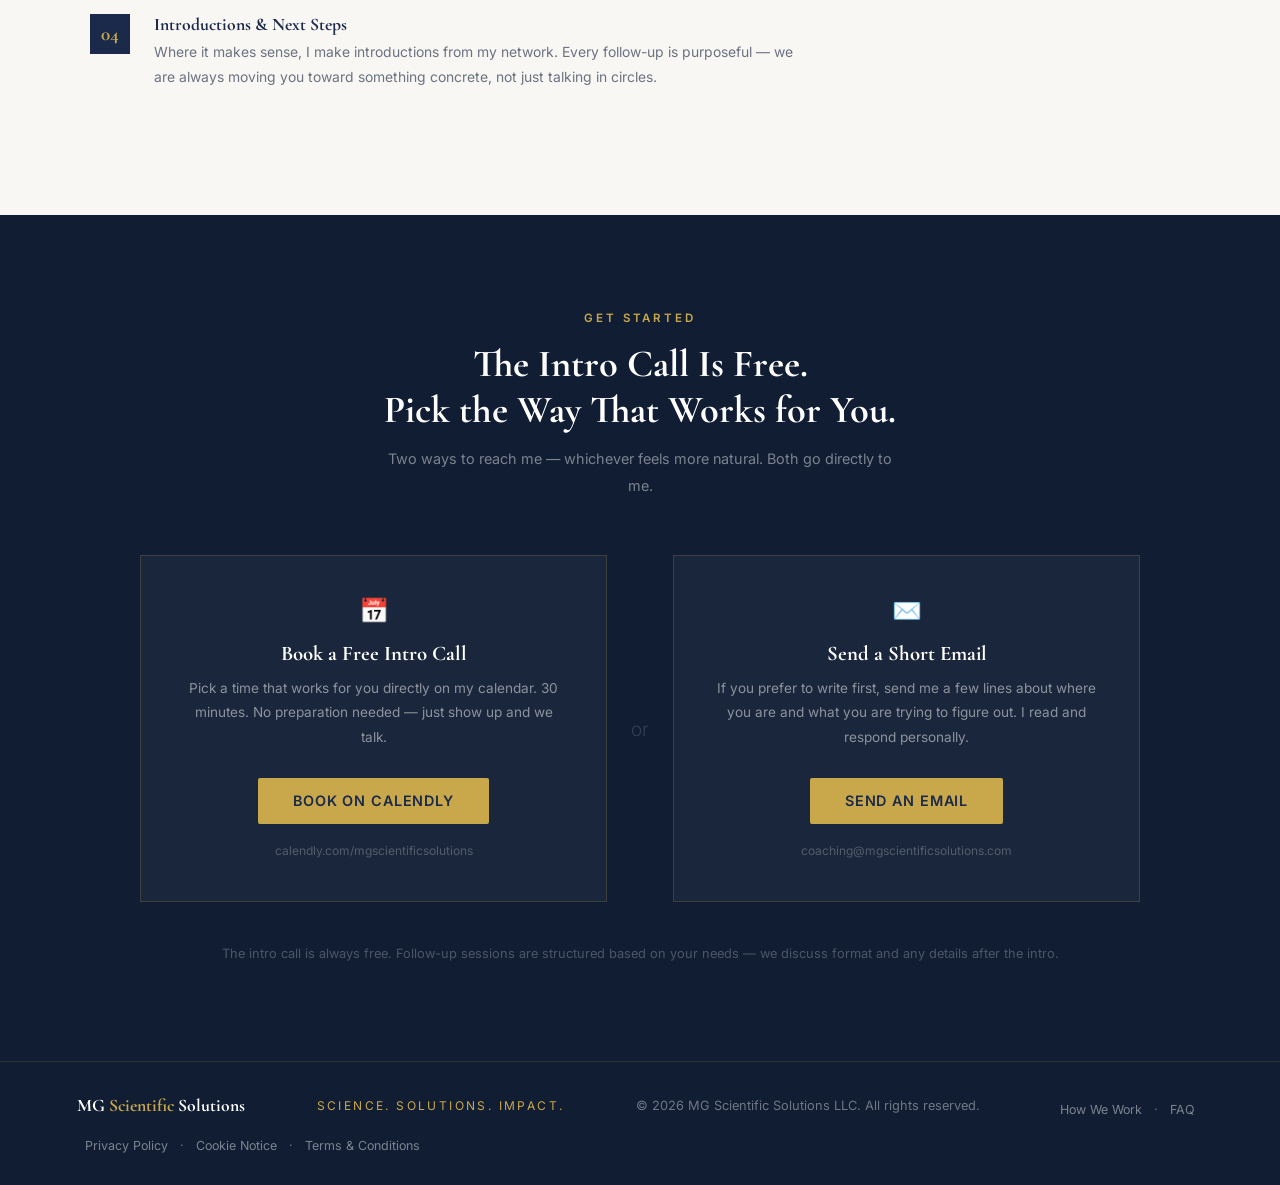
<file: coaching.html>
<!DOCTYPE html>
<html lang="en">
<head>
  <meta charset="UTF-8" />
  <meta name="viewport" content="width=device-width, initial-scale=1.0" />
  <title>Scientific Career Coaching | MG Scientific Solutions</title>
  <meta name="description" content="One-on-one career orientation and coaching for scientists at a crossroads. Whether you're finishing your PhD, leaving academia, or figuring out what comes next — let's talk." />
  <meta name="robots" content="index, follow" />
  <link rel="canonical" href="https://mgscientificsolutions.com/coaching.html" />
  <meta property="og:type" content="website" />
  <meta property="og:url" content="https://mgscientificsolutions.com/coaching.html" />
  <meta property="og:title" content="Scientific Career Coaching | MG Scientific Solutions" />
  <meta property="og:description" content="Career orientation and coaching for scientists — from PhD to industry, from postdoc to your next chapter. One-on-one with Guillermo Ahumada, PhD." />
  <meta property="og:site_name" content="MG Scientific Solutions" />
  <meta name="twitter:card" content="summary_large_image" />
  <link href="https://fonts.googleapis.com/css2?family=Cormorant+Garamond:wght@400;600;700&family=Inter:wght@300;400;500;600&display=swap" rel="stylesheet" />
  <link rel="stylesheet" href="styles.css" />
  <style>
    .coaching-for-grid { display: grid; grid-template-columns: repeat(3, 1fr); gap: 1.5rem; }
    .coaching-for-card { background: var(--white); border: 1px solid var(--light-gray); border-top: 3px solid var(--gold); padding: 2rem; }
    .coaching-for-card h3 { font-family: 'Cormorant Garamond', serif; font-size: 1.15rem; font-weight: 700; color: var(--navy); margin-bottom: 0.6rem; }
    .coaching-for-card p { font-size: 0.87rem; color: var(--gray); line-height: 1.8; }
    .topic-pill { display: inline-block; border: 1px solid rgba(201,168,76,0.35); color: var(--gold); font-size: 0.78rem; letter-spacing: 0.06em; padding: 0.4rem 1rem; margin: 0.3rem; }
    .session-step { display: flex; gap: 1.5rem; align-items: flex-start; padding: 1.8rem 0; border-bottom: 1px solid var(--light-gray); }
    .session-step:last-child { border-bottom: none; }
    .session-step-num { flex-shrink: 0; width: 40px; height: 40px; background: var(--navy); color: var(--gold); font-family: 'Cormorant Garamond', serif; font-size: 1.2rem; font-weight: 700; display: flex; align-items: center; justify-content: center; }
    .session-step h3 { font-family: 'Cormorant Garamond', serif; font-size: 1.1rem; font-weight: 700; color: var(--navy); margin-bottom: 0.3rem; }
    .session-step p { font-size: 0.87rem; color: var(--gray); line-height: 1.8; }
    .cta-option { background: rgba(255,255,255,0.04); border: 1px solid rgba(201,168,76,0.2); padding: 2.5rem; text-align: center; flex: 1; }
    .cta-option h3 { font-family: 'Cormorant Garamond', serif; font-size: 1.3rem; font-weight: 700; color: var(--white); margin-bottom: 0.6rem; }
    .cta-option p { font-size: 0.85rem; color: rgba(255,255,255,0.5); line-height: 1.8; margin-bottom: 1.8rem; }
    @media (max-width: 768px) {
      .coaching-for-grid { grid-template-columns: 1fr; }
      .cta-options-row { flex-direction: column !important; }
    }
  </style>
</head>
<body>

  <nav>
    <a href="index.html" class="nav-logo">MG <span>Scientific</span> Solutions</a>
    <ul class="nav-links">
      <li><a href="index.html">Home</a></li>
      <li><a href="about.html">About Us</a></li>
      <li><a href="services.html">Services</a></li>
      <li><a href="quality.html">Quality</a></li>
      <li><a href="careers.html">Careers</a></li>
      <li><a href="contact.html" class="nav-cta">Contact Us</a></li>
    </ul>
  </nav>

  <!-- HERO -->
  <div class="page-hero">
    <div class="section-label">Scientific Career Coaching</div>
    <h1>You Have the Science.<br/>Let's Figure Out the Direction.</h1>
    <p>One-on-one career orientation for scientists who know their field — but aren't sure what comes next. No generic advice. No templates. A real conversation with someone who has been there.</p>
  </div>

  <!-- PERSONAL NOTE -->
  <section style="background:var(--navy-dark); padding:5rem 6%;">
    <div style="max-width:860px; margin:0 auto; display:grid; grid-template-columns:auto 1fr; gap:3rem; align-items:start;" class="personal-note-grid">
      <div class="fade-up" style="flex-shrink:0;">
        <div style="width:80px; height:80px; background:linear-gradient(135deg,#1B2A4A 0%,#2d4070 100%); border:2px solid var(--gold); display:flex; align-items:center; justify-content:center; font-family:'Cormorant Garamond',serif; font-size:2rem; font-weight:700; color:var(--gold);">GA</div>
      </div>
      <div class="fade-up delay-1">
        <div class="section-label" style="color:var(--gold); margin-bottom:1rem;">A Note from Guillermo</div>
        <p style="font-family:'Cormorant Garamond',serif; font-size:1.25rem; color:var(--white); line-height:1.7; font-style:italic; margin-bottom:1.5rem;">"Over the years, colleagues and students have called me at turning points in their careers — finishing a PhD, leaving academia, unsure whether to go into industry, thinking about starting something of their own. I found myself having the same conversations again and again, and I realized: this kind of honest, experienced guidance is hard to find."</p>
        <p style="font-size:0.9rem; color:rgba(255,255,255,0.55); line-height:1.85; margin-bottom:0.8rem;">I have a dual PhD, research experience across four continents, and over a decade working at the intersection of academia and industry. I have navigated career transitions myself — and I have built a network across chemistry, materials science, life sciences, and biotech that I am genuinely happy to open up.</p>
        <p style="font-size:0.9rem; color:rgba(255,255,255,0.55); line-height:1.85;">If you are a scientist trying to figure out your next chapter, I want to hear from you.</p>
        <div style="margin-top:1.5rem;">
          <span style="font-size:0.82rem; color:var(--gold); font-weight:600;">Guillermo Ahumada, PhD</span>
          <span style="font-size:0.82rem; color:rgba(255,255,255,0.3); margin-left:0.8rem;">Co-Founder, MG Scientific Solutions</span>
        </div>
      </div>
    </div>
  </section>

  <!-- WHO THIS IS FOR -->
  <section style="background:var(--off-white);">
    <div style="max-width:1100px; margin:0 auto;">
      <div class="section-label fade-up">Who This Is For</div>
      <h2 class="section-title fade-up delay-1">Scientists at a Crossroads</h2>
      <div class="divider fade-up delay-2"></div>
      <p class="fade-up delay-2" style="color:var(--gray); max-width:580px; line-height:1.8; margin-bottom:3rem;">This is not for everyone — and that is intentional. Career coaching works best when the fit is right. Here is who tends to get the most out of these conversations.</p>

      <div class="coaching-for-grid">
        <div class="coaching-for-card fade-up">
          <div style="font-size:0.68rem; letter-spacing:0.18em; text-transform:uppercase; color:var(--gold); font-weight:600; margin-bottom:0.8rem;">PhD Students &amp; Candidates</div>
          <h3>Finishing Your PhD and Not Sure What's Next</h3>
          <p>Academia or industry? Postdoc or direct hire? Which companies are worth targeting? What does your PhD actually translate to in the real world? These are the questions we work through together.</p>
        </div>
        <div class="coaching-for-card fade-up delay-1">
          <div style="font-size:0.68rem; letter-spacing:0.18em; text-transform:uppercase; color:var(--gold); font-weight:600; margin-bottom:0.8rem;">Postdocs &amp; Early-Career Scientists</div>
          <h3>Ready to Move — But Not Sure Where</h3>
          <p>You have the technical depth. What you need is clarity on how to position yourself, which sectors actually fit your background, and how to navigate a job market that does not always speak your language.</p>
        </div>
        <div class="coaching-for-card fade-up delay-2">
          <div style="font-size:0.68rem; letter-spacing:0.18em; text-transform:uppercase; color:var(--gold); font-weight:600; margin-bottom:0.8rem;">Scientists Considering Independence</div>
          <h3>Thinking About Consulting or Starting Something</h3>
          <p>If you are wondering whether you can turn your scientific expertise into an independent practice — consulting, advising, or building something of your own — this is a conversation worth having before you make any decisions.</p>
        </div>
      </div>
    </div>
  </section>

  <!-- WHAT WE COVER -->
  <section style="background:var(--white);">
    <div style="max-width:1100px; margin:0 auto;">
      <div class="section-label fade-up">Topics We Cover</div>
      <h2 class="section-title fade-up delay-1">No Agenda. Just the Conversation You Need.</h2>
      <div class="divider fade-up delay-2"></div>

      <div style="display:grid; grid-template-columns:1fr 1fr; gap:4rem; align-items:start;">
        <div class="fade-up delay-1">
          <p style="font-size:0.95rem; color:var(--gray); line-height:1.9; margin-bottom:1.5rem;">Every scientist's situation is different. We do not follow a script. What we cover depends entirely on where you are and what you need most. Some common areas:</p>
          <div style="margin-bottom:2rem;">
            <span class="topic-pill">Academia vs. industry</span>
            <span class="topic-pill">Postdoc decisions</span>
            <span class="topic-pill">Career pivots</span>
            <span class="topic-pill">Reading a job market</span>
            <span class="topic-pill">Building your scientific identity</span>
            <span class="topic-pill">Translating your PhD</span>
            <span class="topic-pill">Networking as a scientist</span>
            <span class="topic-pill">Moving internationally</span>
            <span class="topic-pill">Starting a consulting practice</span>
            <span class="topic-pill">Finding your niche</span>
            <span class="topic-pill">Industry sectors that fit your background</span>
            <span class="topic-pill">What companies actually look for</span>
          </div>
        </div>
        <div class="fade-up delay-2">
          <div style="background:var(--off-white); border-left:3px solid var(--gold); padding:2.5rem;">
            <h3 style="font-family:'Cormorant Garamond',serif; font-size:1.2rem; font-weight:700; color:var(--navy); margin-bottom:1rem;">Beyond the Conversation</h3>
            <p style="font-size:0.88rem; color:var(--gray); line-height:1.85; margin-bottom:1rem;">Where relevant, I can connect you directly with people in my network — across chemistry, advanced materials, life sciences, biotech, and consulting — in the US, Europe, Latin America, and Asia.</p>
            <p style="font-size:0.88rem; color:var(--gray); line-height:1.85;">This is not a generic LinkedIn introduction. If I make a connection, it is because I believe it is genuinely useful for where you are trying to go.</p>
          </div>
        </div>
      </div>
    </div>
  </section>

  <!-- HOW IT WORKS -->
  <section style="background:var(--off-white);">
    <div style="max-width:1100px; margin:0 auto;">
      <div class="section-label fade-up">How It Works</div>
      <h2 class="section-title fade-up delay-1">Simple. Honest. No Commitment to Start.</h2>
      <div class="divider fade-up delay-2"></div>

      <div style="max-width:720px;">
        <div class="session-step fade-up">
          <div class="session-step-num">01</div>
          <div>
            <h3>Reach Out</h3>
            <p>Send a short email or book a free intro call directly via Calendly. Tell me briefly where you are in your career and what you are trying to figure out. No long form, no CV required to start.</p>
          </div>
        </div>
        <div class="session-step fade-up delay-1">
          <div class="session-step-num">02</div>
          <div>
            <h3>Free Intro Call — 30 Minutes</h3>
            <p>We get on a call. You tell me your situation. I ask questions. We figure out together whether these conversations would be useful for you and what format makes sense. There is no pitch and no pressure. If I am not the right person to help you, I will say so.</p>
          </div>
        </div>
        <div class="session-step fade-up delay-2">
          <div class="session-step-num">03</div>
          <div>
            <h3>Follow-Up Sessions</h3>
            <p>If the intro is useful, we continue. This can be a single focused session, a short series over a few weeks, or ongoing check-ins as your situation evolves. We structure it around what actually helps — not a fixed program.</p>
          </div>
        </div>
        <div class="session-step fade-up">
          <div class="session-step-num">04</div>
          <div>
            <h3>Introductions &amp; Next Steps</h3>
            <p>Where it makes sense, I make introductions from my network. Every follow-up is purposeful — we are always moving you toward something concrete, not just talking in circles.</p>
          </div>
        </div>
      </div>
    </div>
  </section>

  <!-- CTA -->
  <section style="background:var(--navy-dark); padding:6rem 6%;">
    <div style="max-width:1000px; margin:0 auto;">
      <div class="section-label fade-up" style="color:var(--gold); text-align:center;">Get Started</div>
      <h2 class="fade-up delay-1" style="font-family:'Cormorant Garamond',serif; font-size:clamp(1.6rem,3vw,2.4rem); font-weight:700; color:var(--white); text-align:center; margin:1rem 0 0.8rem;">The Intro Call Is Free.<br/>Pick the Way That Works for You.</h2>
      <p class="fade-up delay-2" style="color:rgba(255,255,255,0.45); font-size:0.9rem; text-align:center; max-width:520px; margin:0 auto 3.5rem; line-height:1.85;">Two ways to reach me — whichever feels more natural. Both go directly to me.</p>

      <div class="fade-up delay-2 cta-options-row" style="display:flex; gap:1.5rem; align-items:stretch;">
        <div class="cta-option">
          <div style="font-size:1.5rem; margin-bottom:1rem;">📅</div>
          <h3>Book a Free Intro Call</h3>
          <p>Pick a time that works for you directly on my calendar. 30 minutes. No preparation needed — just show up and we talk.</p>
          <a href="https://calendly.com/mgscientificsolutions" target="_blank" rel="noopener noreferrer" class="btn-primary" style="display:inline-block;">Book on Calendly</a>
          <p style="font-size:0.75rem; color:rgba(255,255,255,0.25); margin-top:1rem; margin-bottom:0;">calendly.com/mgscientificsolutions</p>
        </div>

        <div style="display:flex; align-items:center; color:rgba(255,255,255,0.15); font-size:1.2rem; font-weight:300; flex-shrink:0;">or</div>

        <div class="cta-option">
          <div style="font-size:1.5rem; margin-bottom:1rem;">✉️</div>
          <h3>Send a Short Email</h3>
          <p>If you prefer to write first, send me a few lines about where you are and what you are trying to figure out. I read and respond personally.</p>
          <a href="mailto:coaching@mgscientificsolutions.com?subject=Career Coaching — Intro Request" class="btn-primary" style="display:inline-block;">Send an Email</a>
          <p style="font-size:0.75rem; color:rgba(255,255,255,0.25); margin-top:1rem; margin-bottom:0;">coaching@mgscientificsolutions.com</p>
        </div>
      </div>

      <p class="fade-up delay-3" style="text-align:center; color:rgba(255,255,255,0.25); font-size:0.8rem; margin-top:2.5rem; line-height:1.8;">The intro call is always free. Follow-up sessions are structured based on your needs — we discuss format and any details after the intro.</p>
    </div>
  </section>

  <script src="animations.js"></script>
  <footer>
    <a href="index.html" class="footer-logo">MG <span>Scientific</span> Solutions</a>
    <p class="footer-tagline">Science. Solutions. Impact.</p>
    <p>&copy; 2026 MG Scientific Solutions LLC. All rights reserved.</p>
    <p style="margin-top:0.5rem; font-size:0.78rem;">
      <a href="how-we-work.html" style="color:rgba(255,255,255,0.45); text-decoration:none; margin:0 0.5rem;">How We Work</a> ·
      <a href="faq.html" style="color:rgba(255,255,255,0.45); text-decoration:none; margin:0 0.5rem;">FAQ</a>
    </p>
    <p style="margin-top:0.3rem; font-size:0.78rem;">
      <a href="privacy.html" style="color:rgba(255,255,255,0.45); text-decoration:none; margin:0 0.5rem;">Privacy Policy</a> ·
      <a href="cookies.html" style="color:rgba(255,255,255,0.45); text-decoration:none; margin:0 0.5rem;">Cookie Notice</a> ·
      <a href="terms.html" style="color:rgba(255,255,255,0.45); text-decoration:none; margin:0 0.5rem;">Terms &amp; Conditions</a>
    </p>
  </footer>

</body>
</html>
</file>
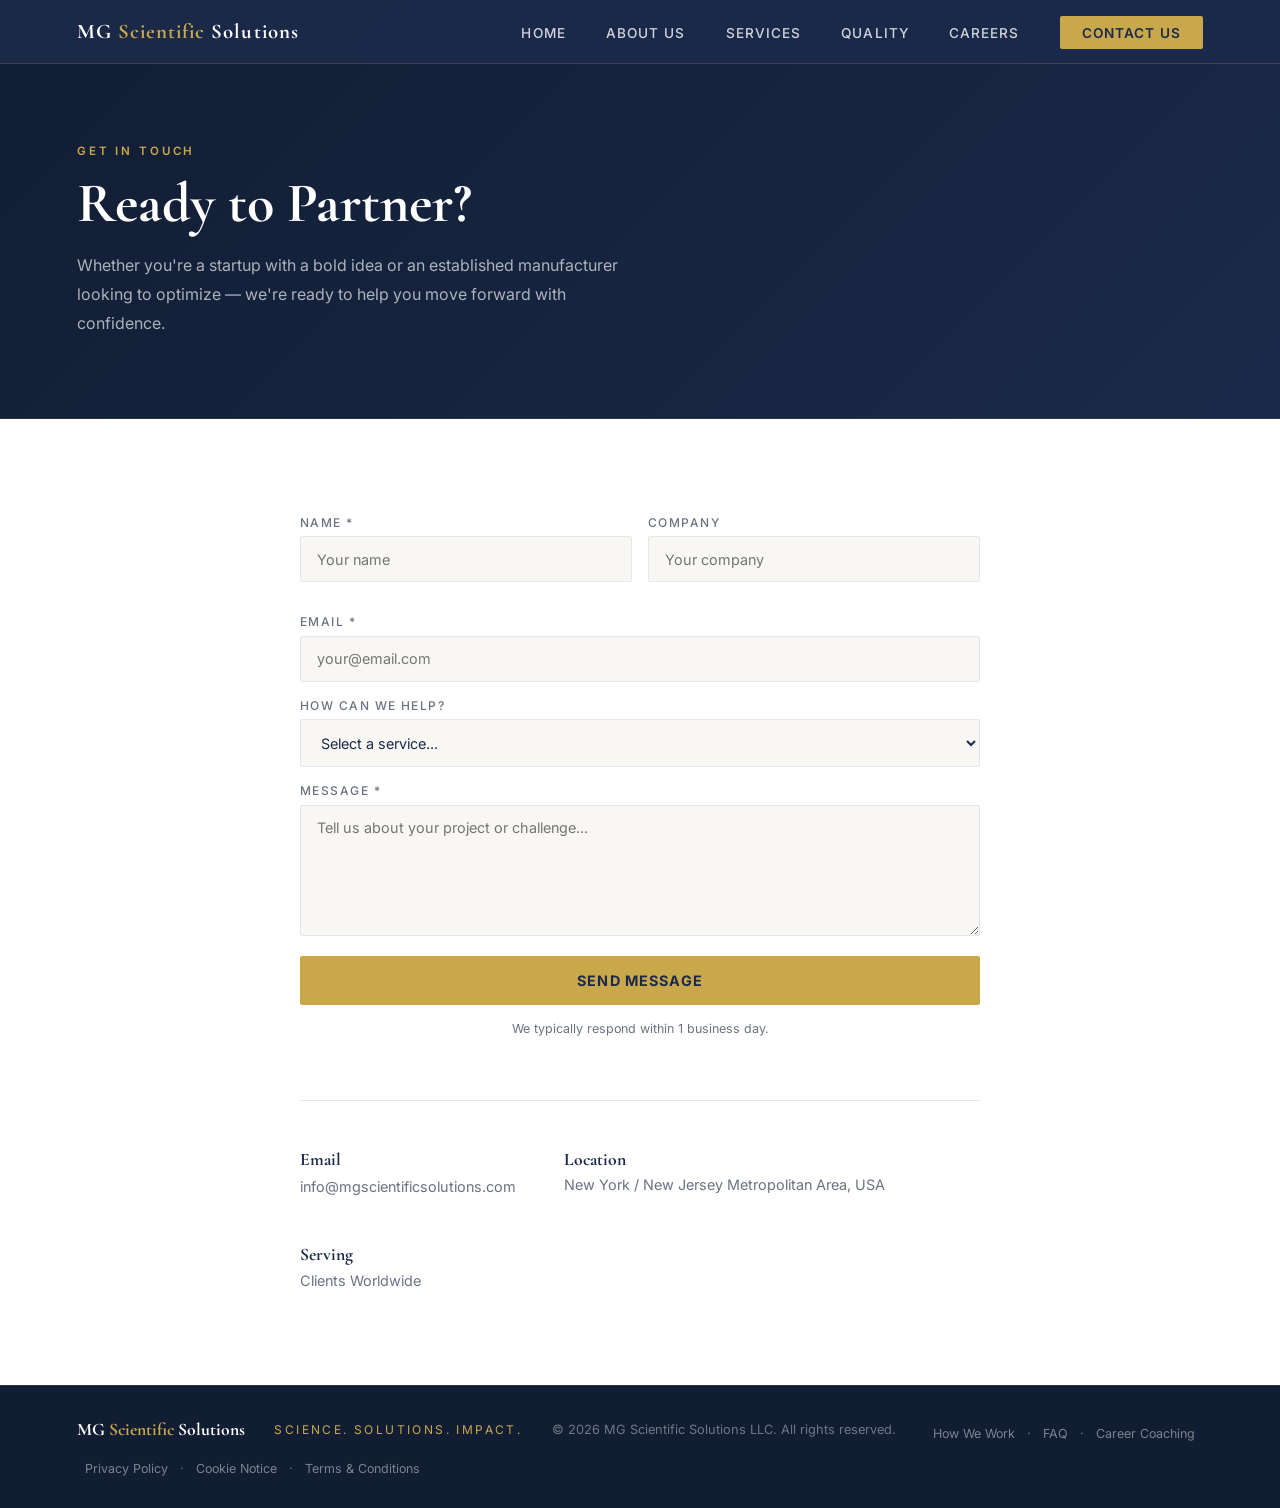
<file: contact.html>
﻿<!DOCTYPE html>
<html lang="en">
<head>
  <meta charset="UTF-8" />
  <meta name="viewport" content="width=device-width, initial-scale=1.0" />
  <title>Contact Us | MG Scientific Solutions</title>
  <meta name="description" content="Get in touch with MG Scientific Solutions. Whether you're a startup or established manufacturer, we're ready to help you move forward with confidence." />
  <meta name="robots" content="index, follow" />
  <link rel="canonical" href="https://mgscientificsolutions.com/contact.html" />
  <meta property="og:type" content="website" />
  <meta property="og:url" content="https://mgscientificsolutions.com/contact.html" />
  <meta property="og:title" content="Contact Us | MG Scientific Solutions" />
  <meta property="og:description" content="Get in touch with MG Scientific Solutions. Whether you're a startup or established manufacturer, we're ready to help you move forward with confidence." />
  <meta property="og:site_name" content="MG Scientific Solutions" />
  <meta name="twitter:card" content="summary_large_image" />
  <meta name="twitter:title" content="Contact Us | MG Scientific Solutions" />
  <meta name="twitter:description" content="Start a conversation with MG Scientific Solutions — independent scientific consultants serving clients across North America, Europe, Latin America, and Asia." />
  <link href="https://fonts.googleapis.com/css2?family=Cormorant+Garamond:wght@400;600;700&family=Inter:wght@300;400;500;600&display=swap" rel="stylesheet" />
  <link rel="stylesheet" href="styles.css" />
  <style>
    .contact-wrap {
      max-width: 680px;
      margin: 0 auto;
    }
    .form-row { display: grid; grid-template-columns: 1fr 1fr; gap: 1rem; margin-bottom: 1rem; }
    .form-group { margin-bottom: 1rem; }
    .form-group label {
      display: block;
      font-size: 0.75rem;
      letter-spacing: 0.12em;
      text-transform: uppercase;
      color: var(--gray);
      margin-bottom: 0.4rem;
      font-weight: 500;
    }
    .form-group input,
    .form-group select,
    .form-group textarea {
      width: 100%;
      background: var(--off-white);
      border: 1px solid var(--light-gray);
      color: var(--navy);
      padding: 0.85rem 1rem;
      font-size: 0.9rem;
      font-family: 'Inter', sans-serif;
      outline: none;
      transition: border-color 0.2s;
      border-radius: 2px;
    }
    .form-group input:focus,
    .form-group select:focus,
    .form-group textarea:focus { border-color: var(--gold); }
    .form-group textarea { resize: vertical; }
    .submit-btn {
      width: 100%;
      background: var(--gold);
      color: var(--navy);
      padding: 1rem;
      border: none;
      font-weight: 700;
      font-size: 0.9rem;
      letter-spacing: 0.08em;
      text-transform: uppercase;
      font-family: 'Inter', sans-serif;
      cursor: pointer;
      transition: background 0.2s;
      border-radius: 2px;
    }
    .submit-btn:hover { background: var(--gold-light); }
    .contact-info { display: flex; gap: 3rem; margin-top: 4rem; padding-top: 3rem; border-top: 1px solid var(--light-gray); flex-wrap: wrap; }
    .contact-info-item h4 { font-family: 'Cormorant Garamond', serif; font-size: 1.1rem; font-weight: 700; color: var(--navy); margin-bottom: 0.4rem; }
    .contact-info-item p, .contact-info-item a { font-size: 0.9rem; color: var(--gray); text-decoration: none; }
    .contact-info-item a:hover { color: var(--gold); }
    @media (max-width: 600px) { .form-row { grid-template-columns: 1fr; } }
  </style>
</head>
<body>

  <nav>
    <a href="index.html" class="nav-logo">MG <span>Scientific</span> Solutions</a>
    <ul class="nav-links">
      <li><a href="index.html">Home</a></li>
      <li><a href="about.html">About Us</a></li>
      <li><a href="services.html">Services</a></li>
      <li><a href="quality.html">Quality</a></li>
      <li><a href="careers.html">Careers</a></li>
      <li><a href="contact.html" class="nav-cta active">Contact Us</a></li>
    </ul>
  </nav>

  <!-- PAGE HERO -->
  <div class="page-hero">
    <div class="section-label">Get In Touch</div>
    <h1>Ready to Partner?</h1>
    <p>Whether you're a startup with a bold idea or an established manufacturer looking to optimize — we're ready to help you move forward with confidence.</p>
  </div>

  <!-- CONTACT FORM -->
  <section style="background:var(--white);">
    <div class="contact-wrap">

      <form action="https://formspree.io/f/mjgdyqek" method="POST">

        <div class="form-row">
          <div class="form-group">
            <label>Name *</label>
            <input type="text" name="name" required placeholder="Your name" />
          </div>
          <div class="form-group">
            <label>Company</label>
            <input type="text" name="company" placeholder="Your company" />
          </div>
        </div>

        <div class="form-group">
          <label>Email *</label>
          <input type="email" name="email" required placeholder="your@email.com" />
        </div>

        <div class="form-group">
          <label>How Can We Help?</label>
          <select name="service">
            <option value="">Select a service...</option>
            <option value="cdmo-oversight">CDMO Technical Oversight</option>
            <option value="manufacturing-readiness">Manufacturing Readiness Assessment</option>
            <option value="process-development">Process Development &amp; Scale-Up</option>
            <option value="quality-systems">Quality Systems &amp; GMP</option>
            <option value="scientific-consulting">Scientific Consulting</option>
            <option value="ai-science">AI for Science</option>
            <option value="other">Other / Not Sure Yet</option>
          </select>
        </div>

        <div class="form-group">
          <label>Message *</label>
          <textarea name="message" required rows="6" placeholder="Tell us about your project or challenge..."></textarea>
        </div>

        <button type="submit" class="submit-btn">Send Message</button>

        <p style="font-size:0.78rem; color:var(--gray); text-align:center; margin-top:1rem;">
          We typically respond within 1 business day.
        </p>
      </form>

      <div class="contact-info">
        <div class="contact-info-item">
          <h4>Email</h4>
          <a href="mailto:info@mgscientificsolutions.com">info@mgscientificsolutions.com</a>
        </div>
        <div class="contact-info-item">
          <h4>Location</h4>
          <p>New York / New Jersey Metropolitan Area, USA</p>
        </div>
        <div class="contact-info-item">
          <h4>Serving</h4>
          <p>Clients Worldwide</p>
        </div>
      </div>

    </div>
  </section>

  <script src="animations.js"></script>
  <footer>
    <a href="index.html" class="footer-logo">MG <span>Scientific</span> Solutions</a>
    <p class="footer-tagline">Science. Solutions. Impact.</p>
    <p>&copy; 2026 MG Scientific Solutions LLC. All rights reserved.</p>
    <p style="margin-top:0.5rem; font-size:0.78rem;">
      <a href="how-we-work.html" style="color:rgba(255,255,255,0.45); text-decoration:none; margin:0 0.5rem;">How We Work</a> ·
      <a href="faq.html" style="color:rgba(255,255,255,0.45); text-decoration:none; margin:0 0.5rem;">FAQ</a> ·
      <a href="coaching.html" style="color:rgba(255,255,255,0.45); text-decoration:none; margin:0 0.5rem;">Career Coaching</a>
    </p>
    <p style="margin-top:0.3rem; font-size:0.78rem;">
      <a href="privacy.html" style="color:rgba(255,255,255,0.45); text-decoration:none; margin:0 0.5rem;">Privacy Policy</a> ·
      <a href="cookies.html" style="color:rgba(255,255,255,0.45); text-decoration:none; margin:0 0.5rem;">Cookie Notice</a> ·
      <a href="terms.html" style="color:rgba(255,255,255,0.45); text-decoration:none; margin:0 0.5rem;">Terms &amp; Conditions</a>
    </p>
  </footer>

</body>
</html>
</file>
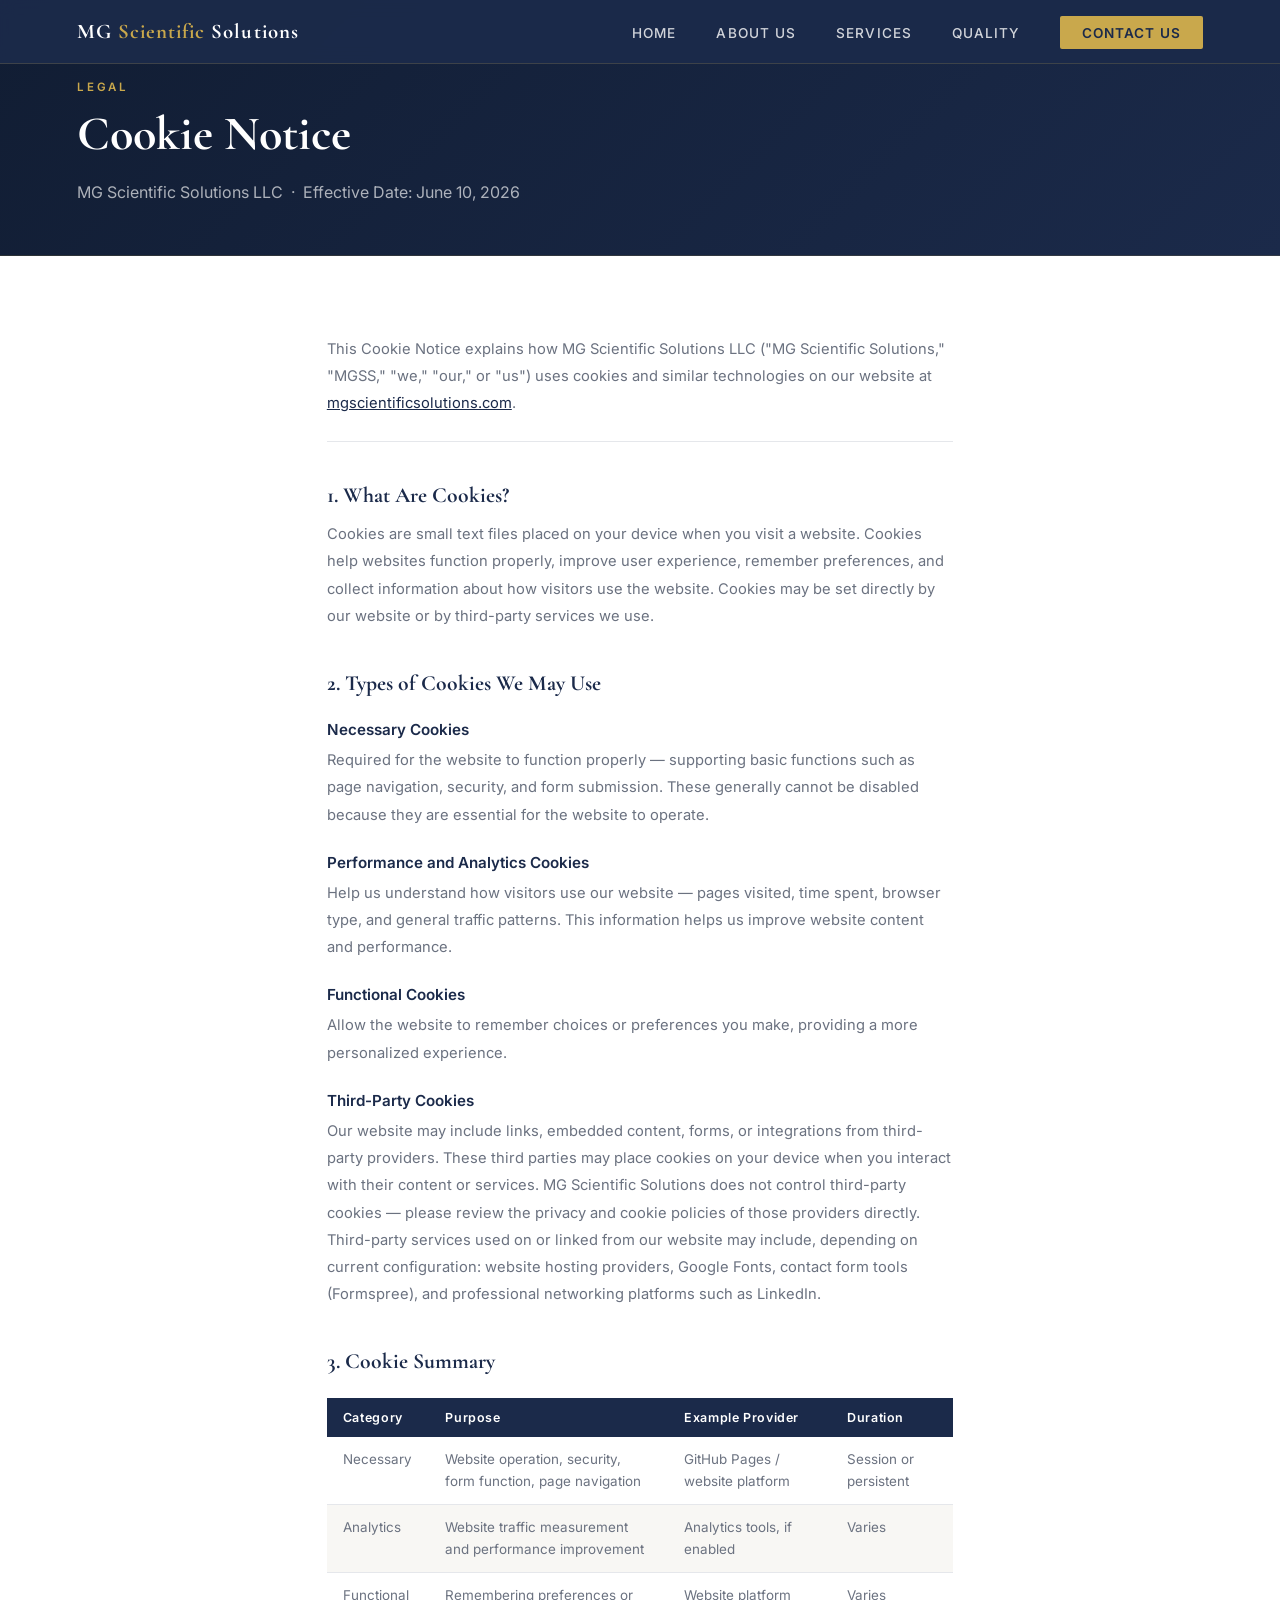
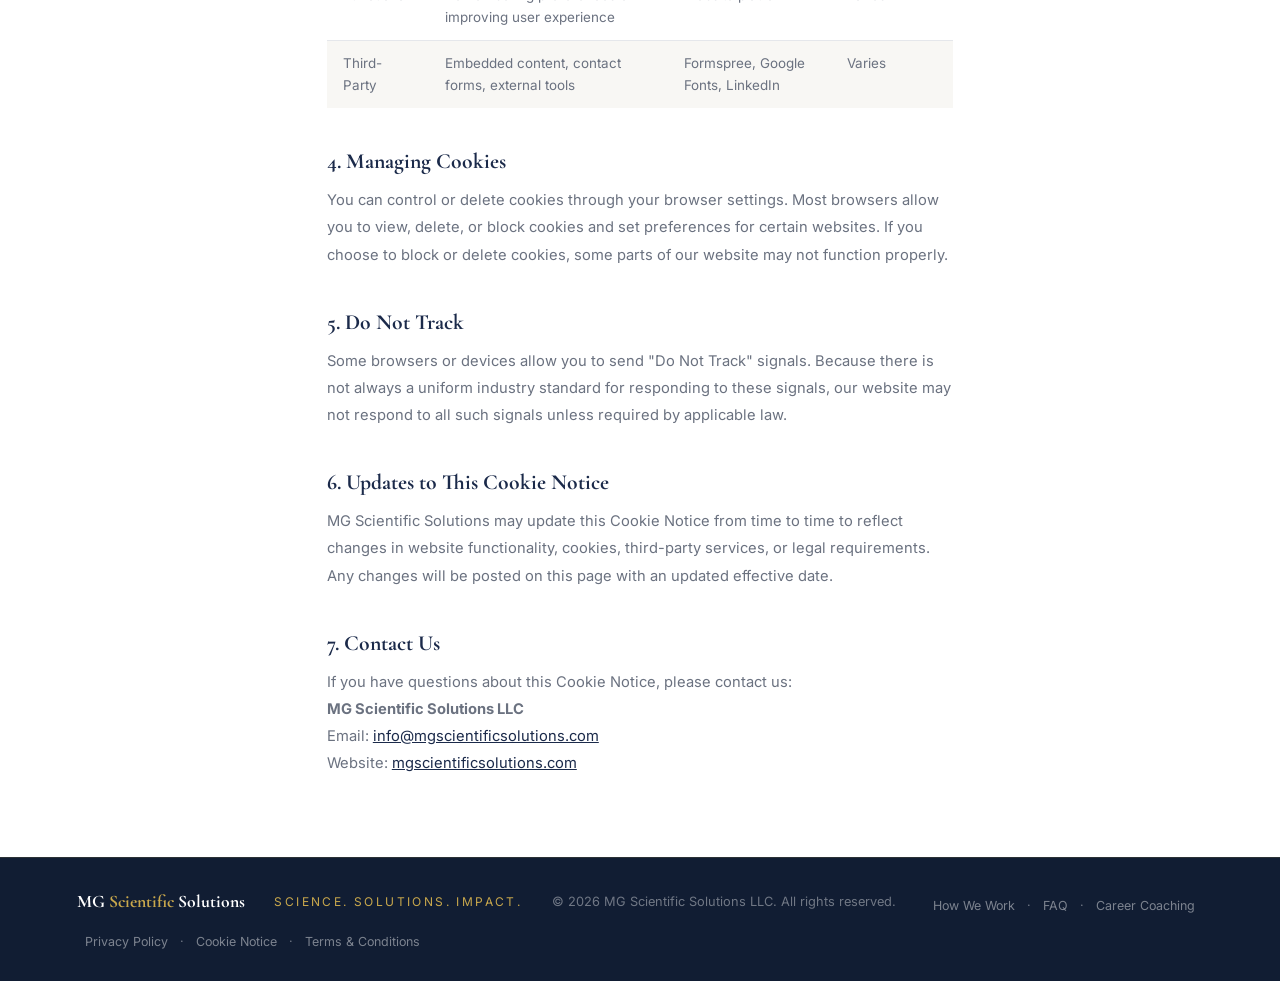
<file: cookies.html>
﻿<!DOCTYPE html>
<html lang="en">
<head>
  <meta charset="UTF-8" />
  <meta name="viewport" content="width=device-width, initial-scale=1.0" />
  <title>Cookie Notice | MG Scientific Solutions</title>
  <meta name="robots" content="noindex, follow" />
  <link href="https://fonts.googleapis.com/css2?family=Cormorant+Garamond:wght@400;600;700&family=Inter:wght@300;400;500;600&display=swap" rel="stylesheet" />
  <link rel="stylesheet" href="styles.css" />
  <style>
    .legal-body { max-width: 780px; margin: 0 auto; padding: 5rem 6%; }
    .legal-body h2 { font-family: 'Cormorant Garamond', serif; font-size: 1.35rem; font-weight: 700; color: var(--navy); margin: 2.5rem 0 0.8rem; }
    .legal-body h3 { font-size: 0.95rem; font-weight: 600; color: var(--navy); margin: 1.5rem 0 0.5rem; }
    .legal-body p, .legal-body li { font-size: 0.92rem; color: var(--gray); line-height: 1.85; }
    .legal-body ul { padding-left: 1.4rem; margin: 0.6rem 0 1rem; }
    .legal-body ul li { margin-bottom: 0.3rem; }
    .legal-meta { font-size: 0.82rem; color: var(--gray); margin-bottom: 2.5rem; padding-bottom: 1.5rem; border-bottom: 1px solid var(--light-gray); }
    .cookie-table { width: 100%; border-collapse: collapse; margin: 1.5rem 0; font-size: 0.84rem; }
    .cookie-table th { background: var(--navy); color: var(--white); padding: 0.75rem 1rem; text-align: left; font-weight: 600; font-size: 0.78rem; letter-spacing: 0.05em; }
    .cookie-table td { padding: 0.75rem 1rem; border-bottom: 1px solid var(--light-gray); color: var(--gray); vertical-align: top; line-height: 1.6; }
    .cookie-table tr:last-child td { border-bottom: none; }
    .cookie-table tr:nth-child(even) td { background: var(--off-white); }
  </style>
</head>
<body>

  <nav>
    <a href="index.html" class="nav-logo">MG <span>Scientific</span> Solutions</a>
    <ul class="nav-links">
      <li><a href="index.html">Home</a></li>
      <li><a href="about.html">About Us</a></li>
      <li><a href="services.html">Services</a></li>
      <li><a href="quality.html">Quality</a></li>
      <li><a href="contact.html" class="nav-cta">Contact Us</a></li>
    </ul>
  </nav>

  <div class="page-hero" style="padding:5rem 6% 3rem;">
    <div class="section-label">Legal</div>
    <h1 style="font-size:clamp(1.8rem,4vw,3rem);">Cookie Notice</h1>
    <p>MG Scientific Solutions LLC &nbsp;·&nbsp; Effective Date: June 10, 2026</p>
  </div>

  <div class="legal-body">

    <p class="legal-meta">This Cookie Notice explains how MG Scientific Solutions LLC ("MG Scientific Solutions," "MGSS," "we," "our," or "us") uses cookies and similar technologies on our website at <a href="https://mgscientificsolutions.com" style="color:var(--navy);">mgscientificsolutions.com</a>.</p>

    <h2>1. What Are Cookies?</h2>
    <p>Cookies are small text files placed on your device when you visit a website. Cookies help websites function properly, improve user experience, remember preferences, and collect information about how visitors use the website. Cookies may be set directly by our website or by third-party services we use.</p>

    <h2>2. Types of Cookies We May Use</h2>

    <h3>Necessary Cookies</h3>
    <p>Required for the website to function properly — supporting basic functions such as page navigation, security, and form submission. These generally cannot be disabled because they are essential for the website to operate.</p>

    <h3>Performance and Analytics Cookies</h3>
    <p>Help us understand how visitors use our website — pages visited, time spent, browser type, and general traffic patterns. This information helps us improve website content and performance.</p>

    <h3>Functional Cookies</h3>
    <p>Allow the website to remember choices or preferences you make, providing a more personalized experience.</p>

    <h3>Third-Party Cookies</h3>
    <p>Our website may include links, embedded content, forms, or integrations from third-party providers. These third parties may place cookies on your device when you interact with their content or services. MG Scientific Solutions does not control third-party cookies — please review the privacy and cookie policies of those providers directly.</p>
    <p>Third-party services used on or linked from our website may include, depending on current configuration: website hosting providers, Google Fonts, contact form tools (Formspree), and professional networking platforms such as LinkedIn.</p>

    <h2>3. Cookie Summary</h2>

    <table class="cookie-table">
      <thead>
        <tr>
          <th>Category</th>
          <th>Purpose</th>
          <th>Example Provider</th>
          <th>Duration</th>
        </tr>
      </thead>
      <tbody>
        <tr>
          <td>Necessary</td>
          <td>Website operation, security, form function, page navigation</td>
          <td>GitHub Pages / website platform</td>
          <td>Session or persistent</td>
        </tr>
        <tr>
          <td>Analytics</td>
          <td>Website traffic measurement and performance improvement</td>
          <td>Analytics tools, if enabled</td>
          <td>Varies</td>
        </tr>
        <tr>
          <td>Functional</td>
          <td>Remembering preferences or improving user experience</td>
          <td>Website platform</td>
          <td>Varies</td>
        </tr>
        <tr>
          <td>Third-Party</td>
          <td>Embedded content, contact forms, external tools</td>
          <td>Formspree, Google Fonts, LinkedIn</td>
          <td>Varies</td>
        </tr>
      </tbody>
    </table>

    <h2>4. Managing Cookies</h2>
    <p>You can control or delete cookies through your browser settings. Most browsers allow you to view, delete, or block cookies and set preferences for certain websites. If you choose to block or delete cookies, some parts of our website may not function properly.</p>

    <h2>5. Do Not Track</h2>
    <p>Some browsers or devices allow you to send "Do Not Track" signals. Because there is not always a uniform industry standard for responding to these signals, our website may not respond to all such signals unless required by applicable law.</p>

    <h2>6. Updates to This Cookie Notice</h2>
    <p>MG Scientific Solutions may update this Cookie Notice from time to time to reflect changes in website functionality, cookies, third-party services, or legal requirements. Any changes will be posted on this page with an updated effective date.</p>

    <h2>7. Contact Us</h2>
    <p>If you have questions about this Cookie Notice, please contact us:</p>
    <p><strong>MG Scientific Solutions LLC</strong><br/>
    Email: <a href="mailto:info@mgscientificsolutions.com" style="color:var(--navy);">info@mgscientificsolutions.com</a><br/>
    Website: <a href="https://mgscientificsolutions.com" style="color:var(--navy);">mgscientificsolutions.com</a></p>

  </div>

  <footer>
    <a href="index.html" class="footer-logo">MG <span>Scientific</span> Solutions</a>
    <p class="footer-tagline">Science. Solutions. Impact.</p>
    <p>&copy; 2026 MG Scientific Solutions LLC. All rights reserved.</p>
    <p style="margin-top:0.5rem; font-size:0.78rem;">
      <a href="how-we-work.html" style="color:rgba(255,255,255,0.45); text-decoration:none; margin:0 0.5rem;">How We Work</a> ·
      <a href="faq.html" style="color:rgba(255,255,255,0.45); text-decoration:none; margin:0 0.5rem;">FAQ</a> ·
      <a href="coaching.html" style="color:rgba(255,255,255,0.45); text-decoration:none; margin:0 0.5rem;">Career Coaching</a>
    </p>
    <p style="margin-top:0.3rem; font-size:0.78rem;">
      <a href="privacy.html" style="color:rgba(255,255,255,0.45); text-decoration:none; margin:0 0.5rem;">Privacy Policy</a> ·
      <a href="cookies.html" style="color:rgba(255,255,255,0.45); text-decoration:none; margin:0 0.5rem;">Cookie Notice</a> ·
      <a href="terms.html" style="color:rgba(255,255,255,0.45); text-decoration:none; margin:0 0.5rem;">Terms &amp; Conditions</a>
    </p>
  </footer>

</body>
</html>
</file>
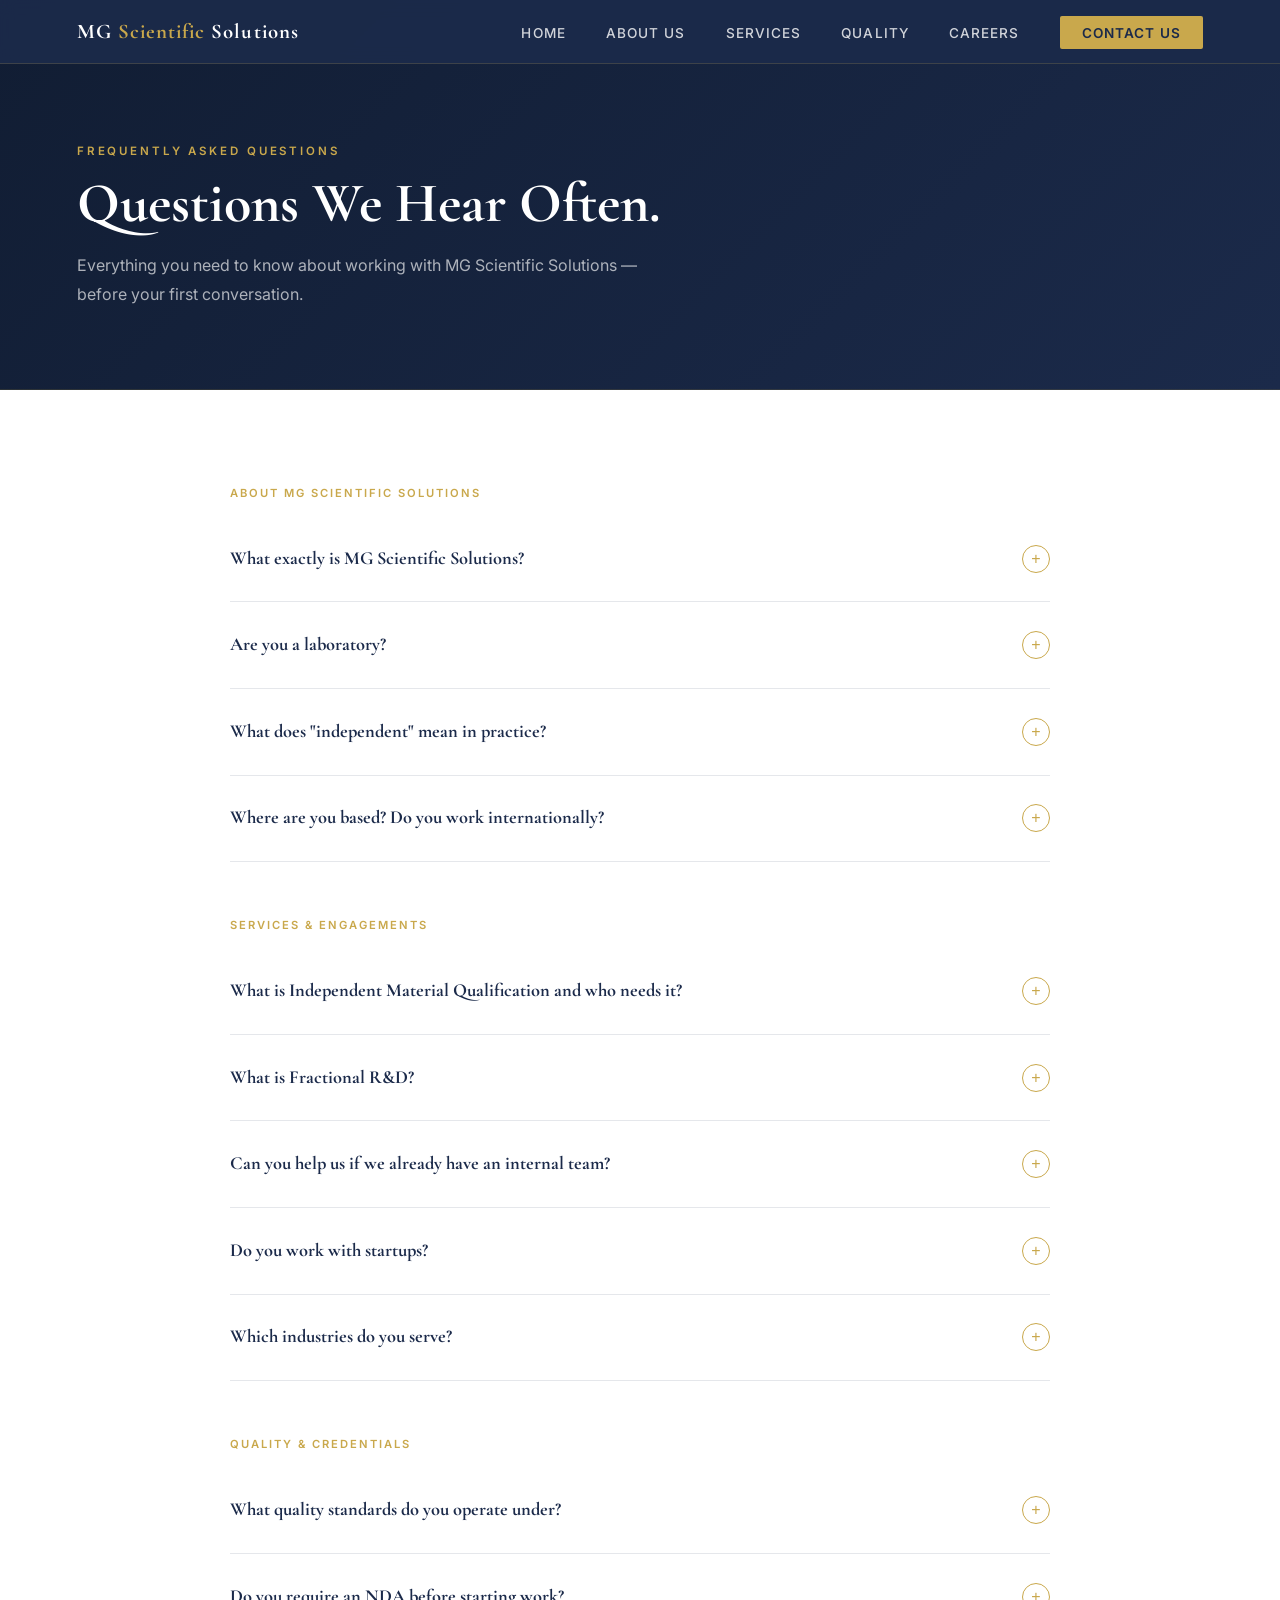
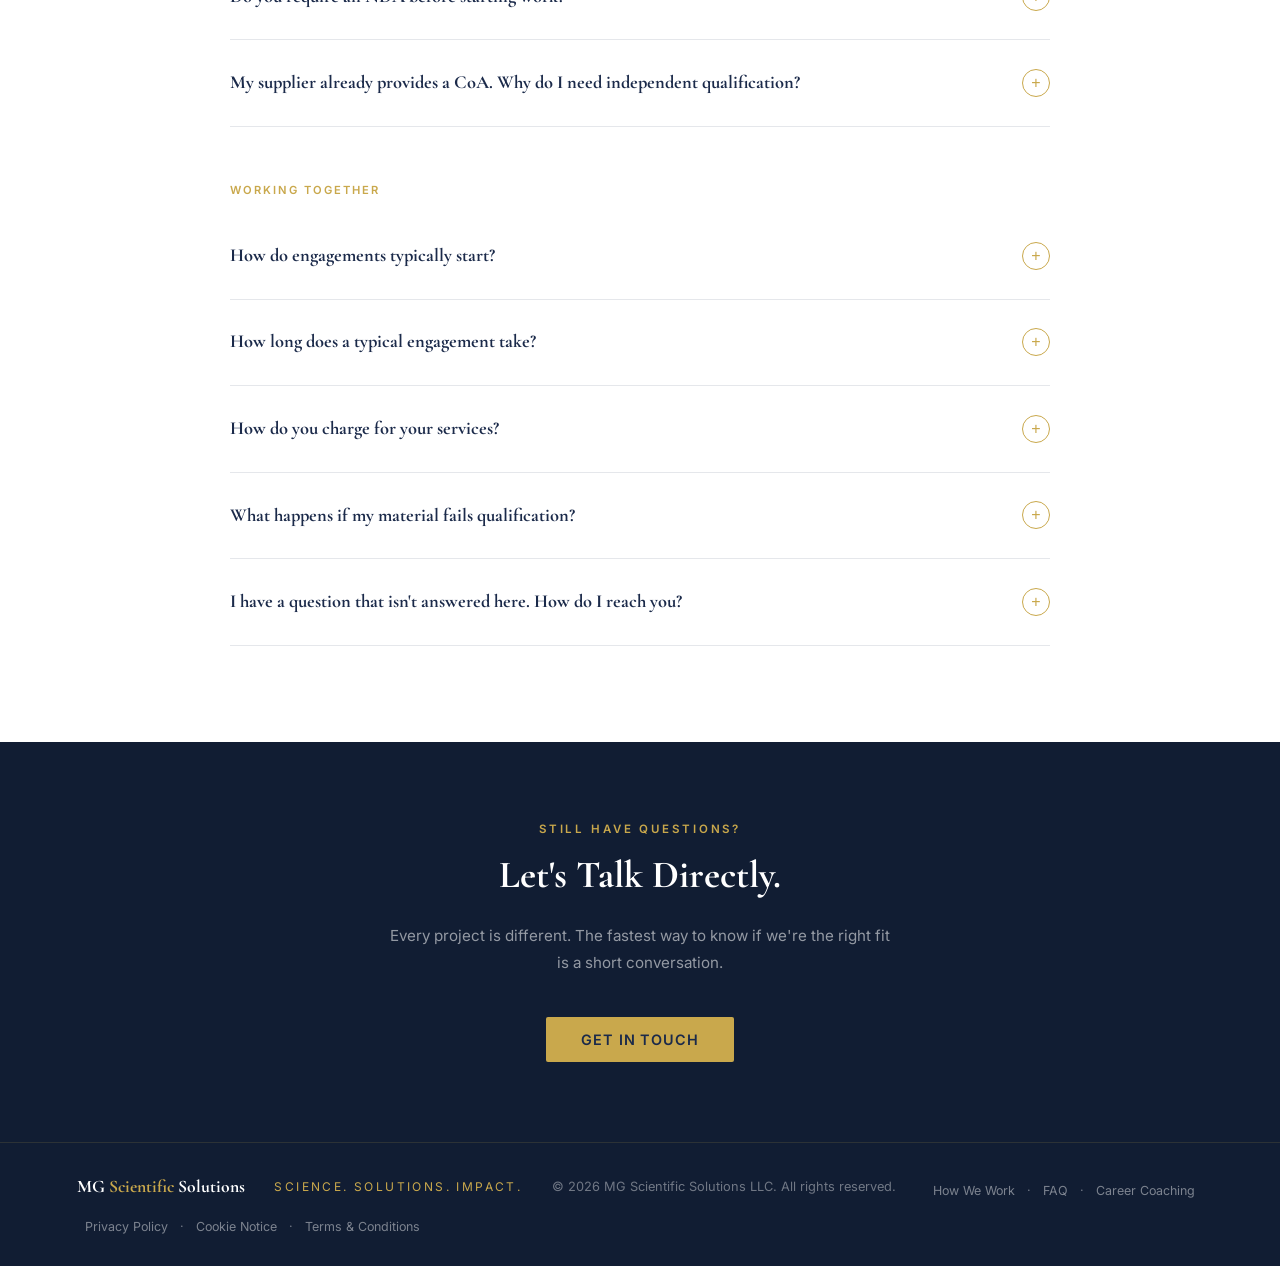
<file: faq.html>
<!DOCTYPE html>
<html lang="en">
<head>
  <meta charset="UTF-8" />
  <meta name="viewport" content="width=device-width, initial-scale=1.0" />
  <title>FAQ | MG Scientific Solutions</title>
  <meta name="description" content="Frequently asked questions about MG Scientific Solutions — how we work, what we charge, who we serve, and what makes us different from a traditional lab or CRO." />
  <meta name="robots" content="index, follow" />
  <link rel="canonical" href="https://mgscientificsolutions.com/faq.html" />
  <meta property="og:type" content="website" />
  <meta property="og:url" content="https://mgscientificsolutions.com/faq.html" />
  <meta property="og:title" content="FAQ | MG Scientific Solutions" />
  <meta property="og:description" content="Answers to the most common questions about working with MG Scientific Solutions — engagement model, pricing, timelines, and what sets us apart." />
  <meta property="og:site_name" content="MG Scientific Solutions" />
  <meta name="twitter:card" content="summary_large_image" />
  <link href="https://fonts.googleapis.com/css2?family=Cormorant+Garamond:wght@400;600;700&family=Inter:wght@300;400;500;600&display=swap" rel="stylesheet" />
  <link rel="stylesheet" href="styles.css" />
  <style>
    .faq-list { max-width: 820px; margin: 0 auto; display: flex; flex-direction: column; gap: 0; }
    .faq-item { border-bottom: 1px solid var(--light-gray); }
    .faq-question {
      width: 100%; background: none; border: none; text-align: left;
      padding: 1.8rem 0; cursor: pointer;
      display: flex; justify-content: space-between; align-items: center; gap: 1.5rem;
    }
    .faq-question span { font-family: 'Cormorant Garamond', serif; font-size: 1.15rem; font-weight: 700; color: var(--navy); line-height: 1.4; }
    .faq-icon { flex-shrink: 0; width: 28px; height: 28px; border: 1px solid var(--gold); border-radius: 50%; display: flex; align-items: center; justify-content: center; color: var(--gold); font-size: 1rem; transition: transform 0.25s; }
    .faq-item.open .faq-icon { transform: rotate(45deg); }
    .faq-answer { display: none; padding: 0 0 1.8rem; }
    .faq-item.open .faq-answer { display: block; }
    .faq-answer p { font-size: 0.92rem; color: var(--gray); line-height: 1.9; margin-bottom: 0.8rem; }
    .faq-answer p:last-child { margin-bottom: 0; }
    .faq-answer a { color: var(--navy); text-decoration: underline; }
    .faq-category { font-size: 0.7rem; letter-spacing: 0.18em; text-transform: uppercase; color: var(--gold); font-weight: 600; margin: 3.5rem 0 1rem; max-width: 820px; margin-left: auto; margin-right: auto; }
    .faq-category:first-of-type { margin-top: 0; }
  </style>
</head>
<body>

  <nav>
    <a href="index.html" class="nav-logo">MG <span>Scientific</span> Solutions</a>
    <ul class="nav-links">
      <li><a href="index.html">Home</a></li>
      <li><a href="about.html">About Us</a></li>
      <li><a href="services.html">Services</a></li>
      <li><a href="quality.html">Quality</a></li>
      <li><a href="careers.html">Careers</a></li>
      <li><a href="contact.html" class="nav-cta">Contact Us</a></li>
    </ul>
  </nav>

  <div class="page-hero">
    <div class="section-label">Frequently Asked Questions</div>
    <h1>Questions We Hear Often.</h1>
    <p>Everything you need to know about working with MG Scientific Solutions — before your first conversation.</p>
  </div>

  <section style="background:var(--white); padding:6rem 6%;">
    <div style="max-width:1100px; margin:0 auto;">

      <!-- ABOUT US -->
      <div class="faq-category fade-up">About MG Scientific Solutions</div>
      <div class="faq-list">

        <div class="faq-item fade-up">
          <button class="faq-question" aria-expanded="false">
            <span>What exactly is MG Scientific Solutions?</span>
            <div class="faq-icon">+</div>
          </button>
          <div class="faq-answer">
            <p>MG Scientific Solutions is an independent scientific consulting firm. We provide expert scientific and technical services to companies in specialty chemicals, cosmetics, pharmaceutical intermediates, advanced materials, biotech, and life sciences.</p>
            <p>We are fully independent — we have no commercial affiliation with any supplier, manufacturer, or laboratory. Our job is to represent your interests, apply rigorous science, and give you conclusions you can trust and act on.</p>
          </div>
        </div>

        <div class="faq-item fade-up delay-1">
          <button class="faq-question" aria-expanded="false">
            <span>Are you a laboratory?</span>
            <div class="faq-icon">+</div>
          </button>
          <div class="faq-answer">
            <p>No — we are a consulting firm, not a laboratory. When testing is required, we define the test strategy, select the appropriate methods, and coordinate analysis through accredited US partner laboratories that hold ISO 17025 certification.</p>
            <p>This separation is intentional and important: because we do not run the tests ourselves, the results carry full third-party credibility. We then review the raw data, cross-verify findings, and issue the final report as the independent party — separate from both the supplier and the laboratory.</p>
          </div>
        </div>

        <div class="faq-item fade-up delay-2">
          <button class="faq-question" aria-expanded="false">
            <span>What does "independent" mean in practice?</span>
            <div class="faq-icon">+</div>
          </button>
          <div class="faq-answer">
            <p>It means we have no financial or commercial relationship with any supplier, manufacturer, or laboratory involved in your project. We are not selling you a product. We are not affiliated with whoever made your material. Our conclusions belong entirely to the science — and to you.</p>
            <p>Practically, this means you can present our reports to buyers, regulators, or internal stakeholders with confidence that the findings were not influenced by any party with a stake in the outcome.</p>
          </div>
        </div>

        <div class="faq-item fade-up">
          <button class="faq-question" aria-expanded="false">
            <span>Where are you based? Do you work internationally?</span>
            <div class="faq-icon">+</div>
          </button>
          <div class="faq-answer">
            <p>We are based in New Jersey, USA. Our team has research and industry experience across four continents — North America, South America, Europe, and Asia — and we actively work with clients in the US, Latin America, Europe, and Asia-Pacific.</p>
            <p>For international clients bringing materials into the US market, we offer a particular advantage: a US scientific team already on the ground, familiar with domestic standards and market expectations.</p>
          </div>
        </div>

      </div>

      <!-- SERVICES -->
      <div class="faq-category fade-up">Services &amp; Engagements</div>
      <div class="faq-list">

        <div class="faq-item fade-up">
          <button class="faq-question" aria-expanded="false">
            <span>What is Independent Material Qualification and who needs it?</span>
            <div class="faq-icon">+</div>
          </button>
          <div class="faq-answer">
            <p>Material qualification is the process of independently verifying that a raw material or ingredient is what the supplier says it is — confirming purity, identity, potency, and the absence of contaminants — through analysis by an accredited US laboratory.</p>
            <p>It is most commonly needed by companies importing materials from international suppliers, formulators who need to validate a new ingredient before scaling, and manufacturers whose buyers or regulatory submissions require independent third-party confirmation beyond a supplier's Certificate of Analysis (CoA).</p>
            <p>We manage the entire process: scoping, MNDA execution, sample chain of custody, test coordination, data review, CoA cross-verification, and the final Qualification Report. You have one point of contact throughout.</p>
          </div>
        </div>

        <div class="faq-item fade-up delay-1">
          <button class="faq-question" aria-expanded="false">
            <span>What is Fractional R&D?</span>
            <div class="faq-icon">+</div>
          </button>
          <div class="faq-answer">
            <p>Fractional R&D means we act as your embedded scientific team — without the cost or commitment of a full-time hire. We take on the role your internal R&D function would play: leading projects, making technical decisions, communicating with suppliers and labs, and moving your science forward.</p>
            <p>This is a good fit for early-stage companies, teams going through a scale-up, or organizations that need senior scientific oversight on a project basis rather than a permanent headcount.</p>
          </div>
        </div>

        <div class="faq-item fade-up delay-2">
          <button class="faq-question" aria-expanded="false">
            <span>Can you help us if we already have an internal team?</span>
            <div class="faq-icon">+</div>
          </button>
          <div class="faq-answer">
            <p>Yes — most of our clients do. We frequently work alongside internal teams as a specialized resource, an independent reviewer, or an extension of capacity during peak demand. Our independence actually adds value in that context: we can provide an external check that internal teams often cannot objectively provide for themselves.</p>
          </div>
        </div>

        <div class="faq-item fade-up">
          <button class="faq-question" aria-expanded="false">
            <span>Do you work with startups?</span>
            <div class="faq-icon">+</div>
          </button>
          <div class="faq-answer">
            <p>Yes. We work with companies at all stages — from pre-revenue startups validating a formulation to established international manufacturers entering new markets. For early-stage companies, our fractional model is often the right fit: you get senior scientific expertise when you need it, without the overhead.</p>
          </div>
        </div>

        <div class="faq-item fade-up delay-1">
          <button class="faq-question" aria-expanded="false">
            <span>Which industries do you serve?</span>
            <div class="faq-icon">+</div>
          </button>
          <div class="faq-answer">
            <p>Our team has direct experience across specialty chemicals, cosmetic and personal care ingredients, pharmaceutical intermediates and excipients, advanced materials, biotech and cell &amp; gene therapy, nutraceuticals, and industrial chemistry. If your work is science-driven and you need an independent expert, reach out — we are happy to discuss whether we are the right fit.</p>
          </div>
        </div>

      </div>

      <!-- QUALITY -->
      <div class="faq-category fade-up">Quality &amp; Credentials</div>
      <div class="faq-list">

        <div class="faq-item fade-up">
          <button class="faq-question" aria-expanded="false">
            <span>What quality standards do you operate under?</span>
            <div class="faq-icon">+</div>
          </button>
          <div class="faq-answer">
            <p>MG Scientific Solutions operates under an <strong>ISO 9001</strong> quality management system for all engagement management, documentation, and data review. All analytical partner laboratories we work with hold <strong>ISO 17025</strong> accreditation — the international standard for testing and calibration laboratories.</p>
            <p>This two-layer structure means that both the management of your project and the execution of the analysis are governed by internationally recognized quality standards. For more detail, see our <a href="quality.html">Quality page</a>.</p>
          </div>
        </div>

        <div class="faq-item fade-up delay-1">
          <button class="faq-question" aria-expanded="false">
            <span>Do you require an NDA before starting work?</span>
            <div class="faq-icon">+</div>
          </button>
          <div class="faq-answer">
            <p>Yes. Before any proprietary formulas, ingredient lists, analytical data, or confidential business information are shared with us, we execute a Mutual Non-Disclosure Agreement (MNDA). This is a standard part of our engagement process — not something you need to request separately.</p>
          </div>
        </div>

        <div class="faq-item fade-up delay-2">
          <button class="faq-question" aria-expanded="false">
            <span>My supplier already provides a CoA. Why do I need independent qualification?</span>
            <div class="faq-icon">+</div>
          </button>
          <div class="faq-answer">
            <p>A supplier's Certificate of Analysis is generated by — or on behalf of — the supplier. It tells you what they want you to know about their material. It is a starting point, not a conclusion.</p>
            <p>Independent qualification answers a different question: does the material actually meet those specifications when tested by an objective third party under US-standard conditions? This is the confirmation your buyers, formulators, or regulatory submissions often require — and it is something only a party with no stake in the outcome can credibly provide.</p>
          </div>
        </div>

      </div>

      <!-- WORKING TOGETHER -->
      <div class="faq-category fade-up">Working Together</div>
      <div class="faq-list">

        <div class="faq-item fade-up">
          <button class="faq-question" aria-expanded="false">
            <span>How do engagements typically start?</span>
            <div class="faq-icon">+</div>
          </button>
          <div class="faq-answer">
            <p>Every engagement starts with a conversation. You describe what you are working on, what you need, and where you are in the process. We ask questions, assess whether we are the right fit, and propose a scope. There is no commitment on either side until we have both agreed on the terms.</p>
            <p>For a more detailed look at how a material qualification engagement unfolds step by step, see our <a href="how-we-work.html">How We Work</a> page.</p>
          </div>
        </div>

        <div class="faq-item fade-up delay-1">
          <button class="faq-question" aria-expanded="false">
            <span>How long does a typical engagement take?</span>
            <div class="faq-icon">+</div>
          </button>
          <div class="faq-answer">
            <p>It depends on the scope. A focused material qualification — from initial scoping to final report — typically takes 3 to 6 weeks, depending on the number of tests required, laboratory turnaround times, and the complexity of the material. Larger consulting engagements, such as fractional R&D or quality system buildouts, run on ongoing retainer or project timelines agreed at the start.</p>
            <p>We set realistic timelines and communicate proactively if anything changes. You always know where your project stands.</p>
          </div>
        </div>

        <div class="faq-item fade-up delay-2">
          <button class="faq-question" aria-expanded="false">
            <span>How do you charge for your services?</span>
            <div class="faq-icon">+</div>
          </button>
          <div class="faq-answer">
            <p>We offer flexible engagement structures depending on the scope: fixed-fee project pricing for well-defined work (such as a single material qualification), monthly retainers for ongoing fractional or advisory engagements, and time-and-materials arrangements for exploratory or variable-scope projects.</p>
            <p>Laboratory analysis costs are passed through at cost and itemized separately. We are transparent about pricing from the first conversation — contact us for a quote specific to your situation.</p>
          </div>
        </div>

        <div class="faq-item fade-up">
          <button class="faq-question" aria-expanded="false">
            <span>What happens if my material fails qualification?</span>
            <div class="faq-icon">+</div>
          </button>
          <div class="faq-answer">
            <p>We do not stop at the report. If a material fails or raises concerns, we identify the root cause and define a practical path forward. That might mean additional testing, an impurity investigation, supplier communication support, specification revision, a purification or reformulation strategy, or identification of an alternative vendor.</p>
            <p>A failed qualification is not the end of the road — it is a data point. We help you figure out what to do with it.</p>
          </div>
        </div>

        <div class="faq-item fade-up delay-1">
          <button class="faq-question" aria-expanded="false">
            <span>I have a question that isn't answered here. How do I reach you?</span>
            <div class="faq-icon">+</div>
          </button>
          <div class="faq-answer">
            <p>The best way is to send us a message directly through our <a href="contact.html">Contact page</a> or email us at <a href="mailto:info@mgscientificsolutions.com">info@mgscientificsolutions.com</a>. We respond to all inquiries personally — you will hear from one of our founders, not a support team.</p>
          </div>
        </div>

      </div>

    </div>
  </section>

  <!-- CTA -->
  <section style="background:var(--navy-dark); padding:5rem 6%; text-align:center;">
    <div class="section-label fade-up" style="color:var(--gold);">Still Have Questions?</div>
    <h2 class="fade-up delay-1" style="font-family:'Cormorant Garamond',serif; font-size:clamp(1.6rem,3vw,2.4rem); font-weight:700; color:var(--white); margin:1rem 0 1.5rem;">Let's Talk Directly.</h2>
    <p class="fade-up delay-2" style="color:rgba(255,255,255,0.55); font-size:0.95rem; max-width:500px; margin:0 auto 2.5rem; line-height:1.8;">Every project is different. The fastest way to know if we're the right fit is a short conversation.</p>
    <a href="contact.html" class="btn-primary fade-up delay-3">Get in Touch</a>
  </section>

  <script>
    document.querySelectorAll('.faq-question').forEach(btn => {
      btn.addEventListener('click', () => {
        const item = btn.closest('.faq-item');
        const isOpen = item.classList.contains('open');
        document.querySelectorAll('.faq-item.open').forEach(el => {
          el.classList.remove('open');
          el.querySelector('.faq-question').setAttribute('aria-expanded', 'false');
        });
        if (!isOpen) {
          item.classList.add('open');
          btn.setAttribute('aria-expanded', 'true');
        }
      });
    });
  </script>
  <script src="animations.js"></script>
  <footer>
    <a href="index.html" class="footer-logo">MG <span>Scientific</span> Solutions</a>
    <p class="footer-tagline">Science. Solutions. Impact.</p>
    <p>&copy; 2026 MG Scientific Solutions LLC. All rights reserved.</p>
    <p style="margin-top:0.5rem; font-size:0.78rem;">
      <a href="how-we-work.html" style="color:rgba(255,255,255,0.45); text-decoration:none; margin:0 0.5rem;">How We Work</a> ·
      <a href="faq.html" style="color:rgba(255,255,255,0.45); text-decoration:none; margin:0 0.5rem;">FAQ</a> ·
      <a href="coaching.html" style="color:rgba(255,255,255,0.45); text-decoration:none; margin:0 0.5rem;">Career Coaching</a>
    </p>
    <p style="margin-top:0.3rem; font-size:0.78rem;">
      <a href="privacy.html" style="color:rgba(255,255,255,0.45); text-decoration:none; margin:0 0.5rem;">Privacy Policy</a> ·
      <a href="cookies.html" style="color:rgba(255,255,255,0.45); text-decoration:none; margin:0 0.5rem;">Cookie Notice</a> ·
      <a href="terms.html" style="color:rgba(255,255,255,0.45); text-decoration:none; margin:0 0.5rem;">Terms &amp; Conditions</a>
    </p>
  </footer>

</body>
</html>
</file>
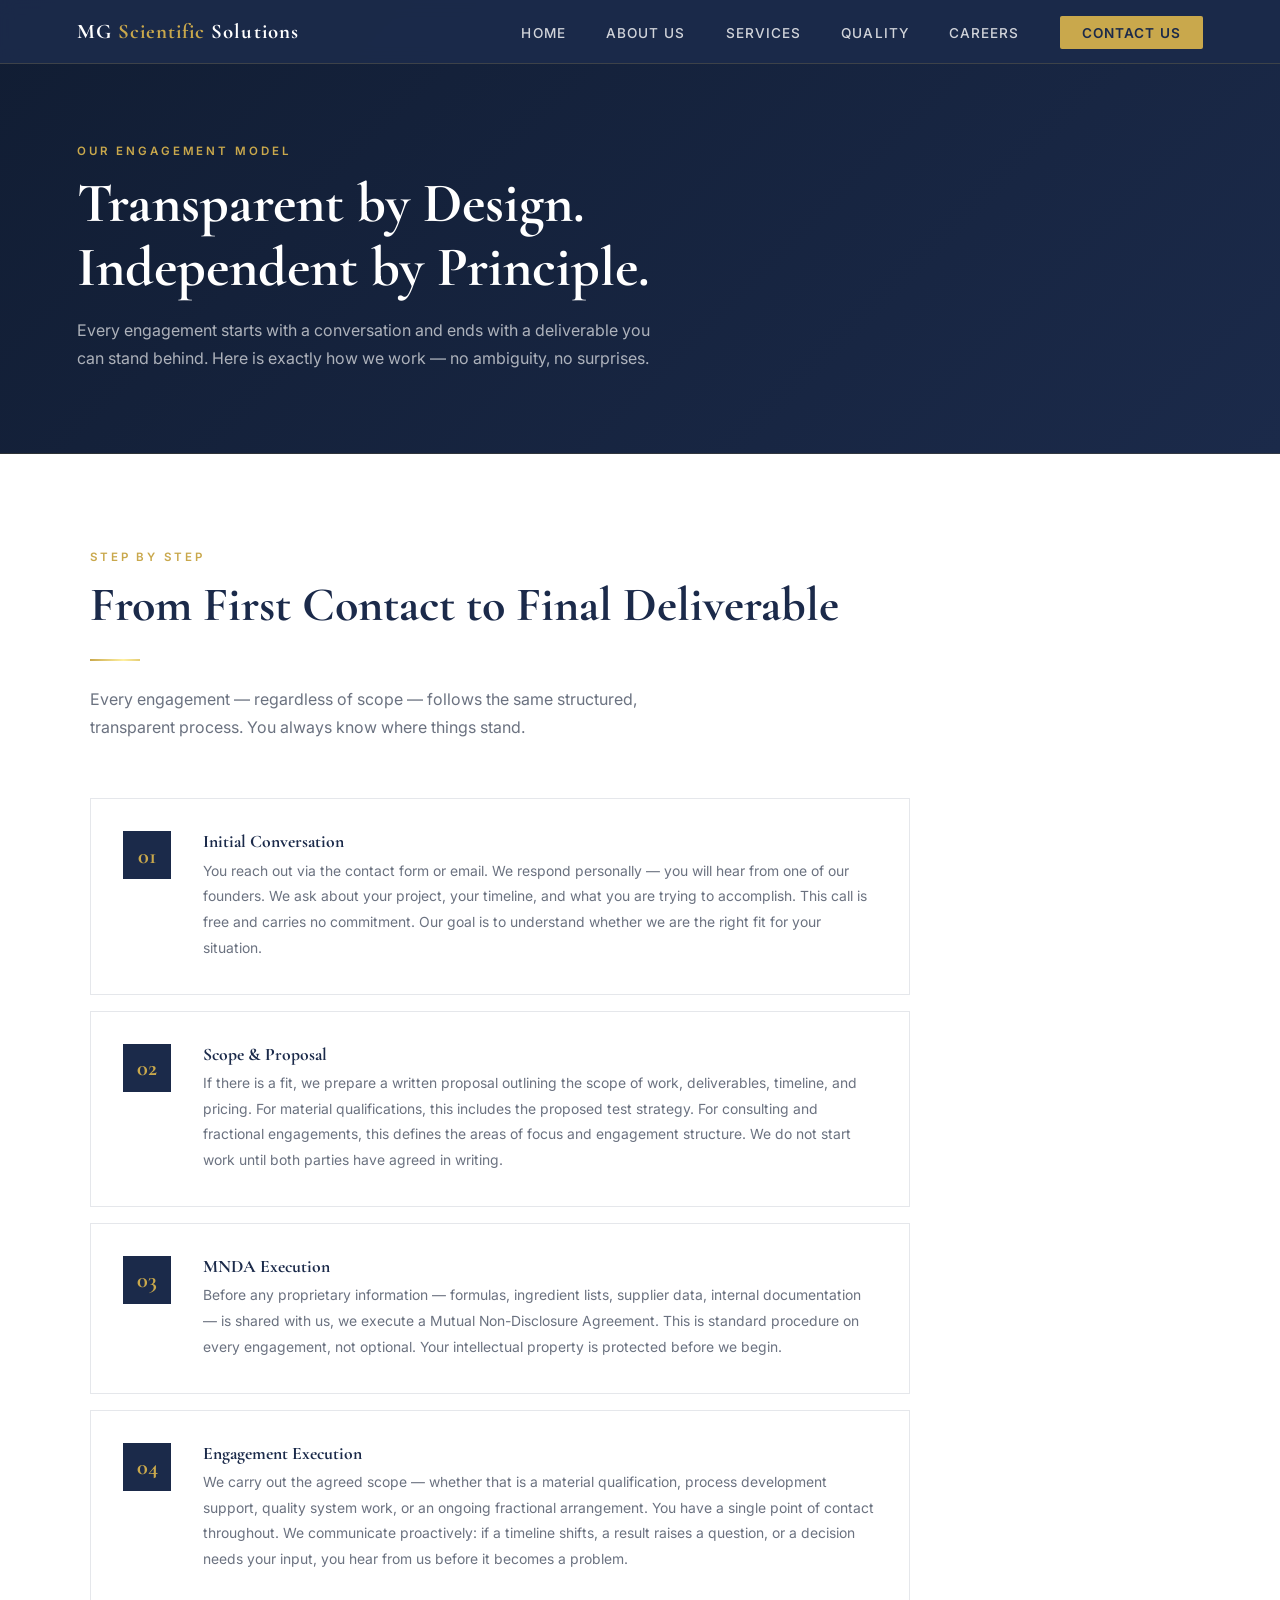
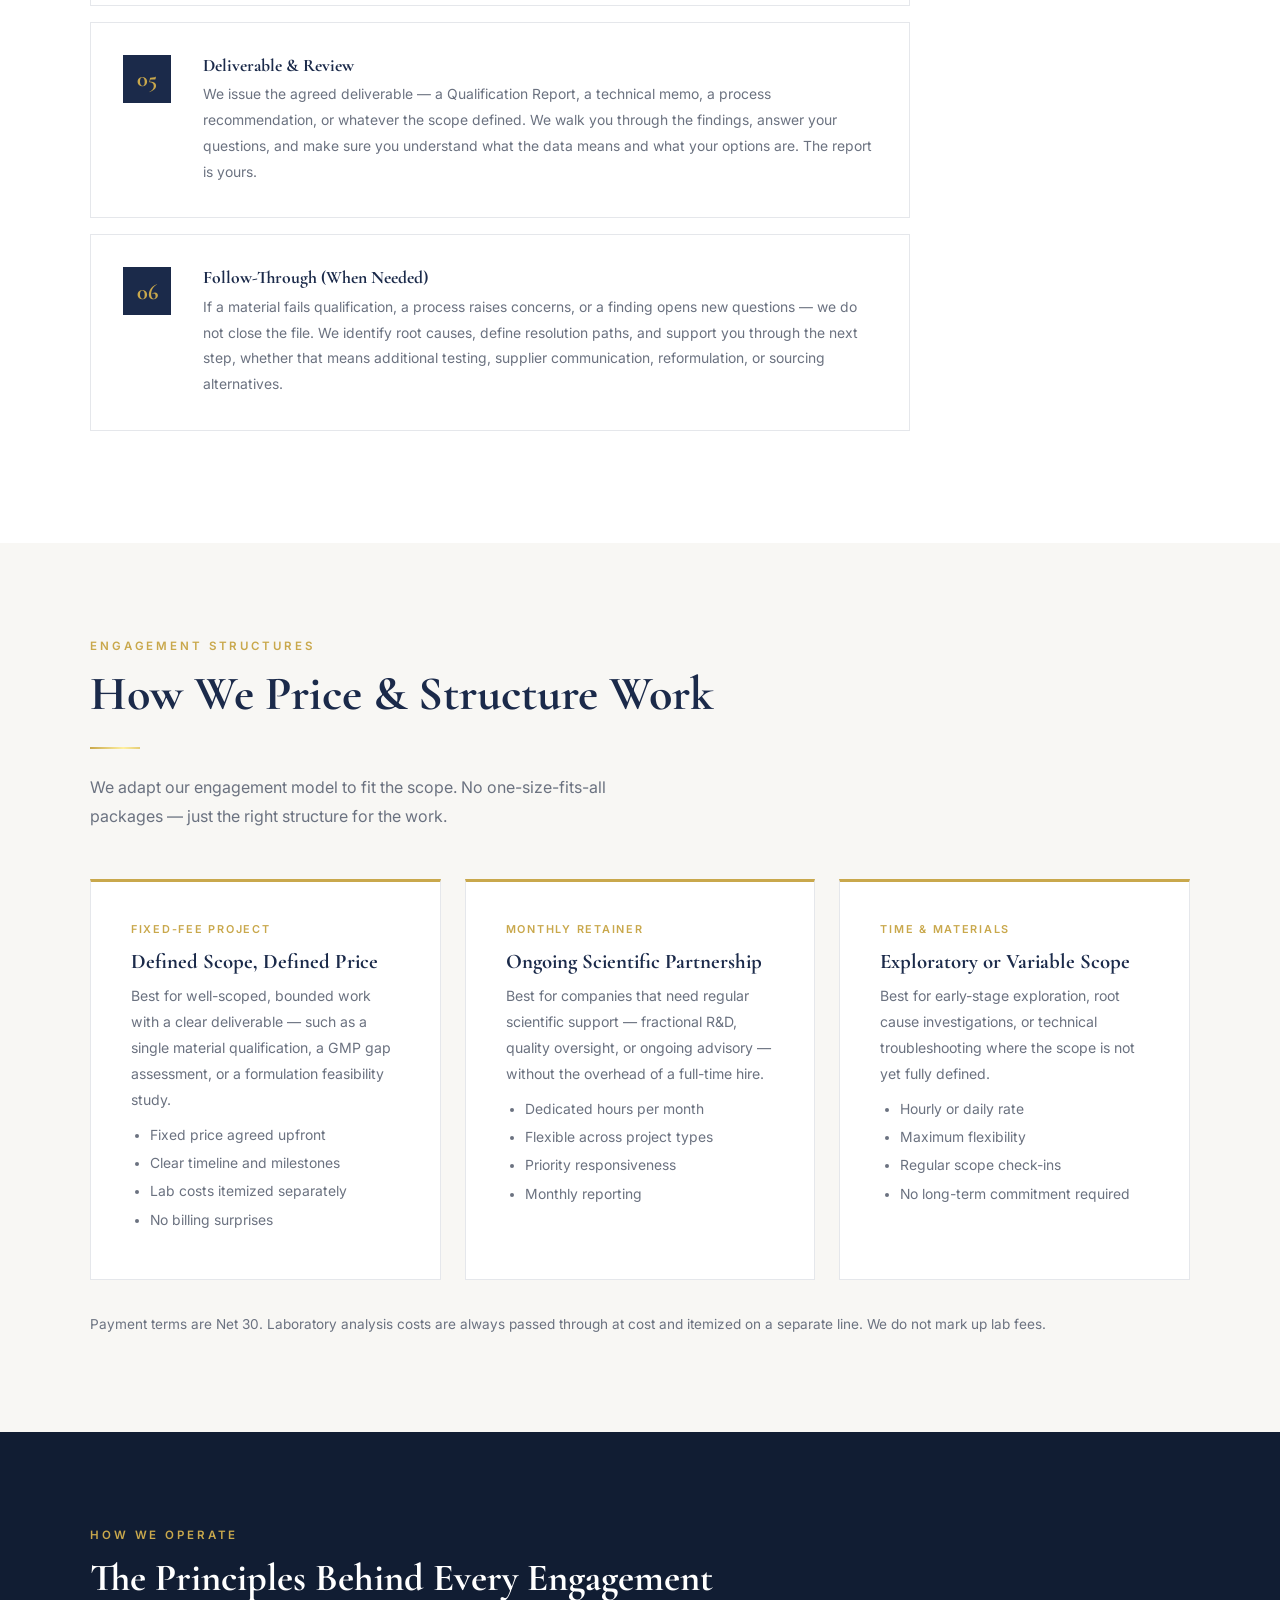
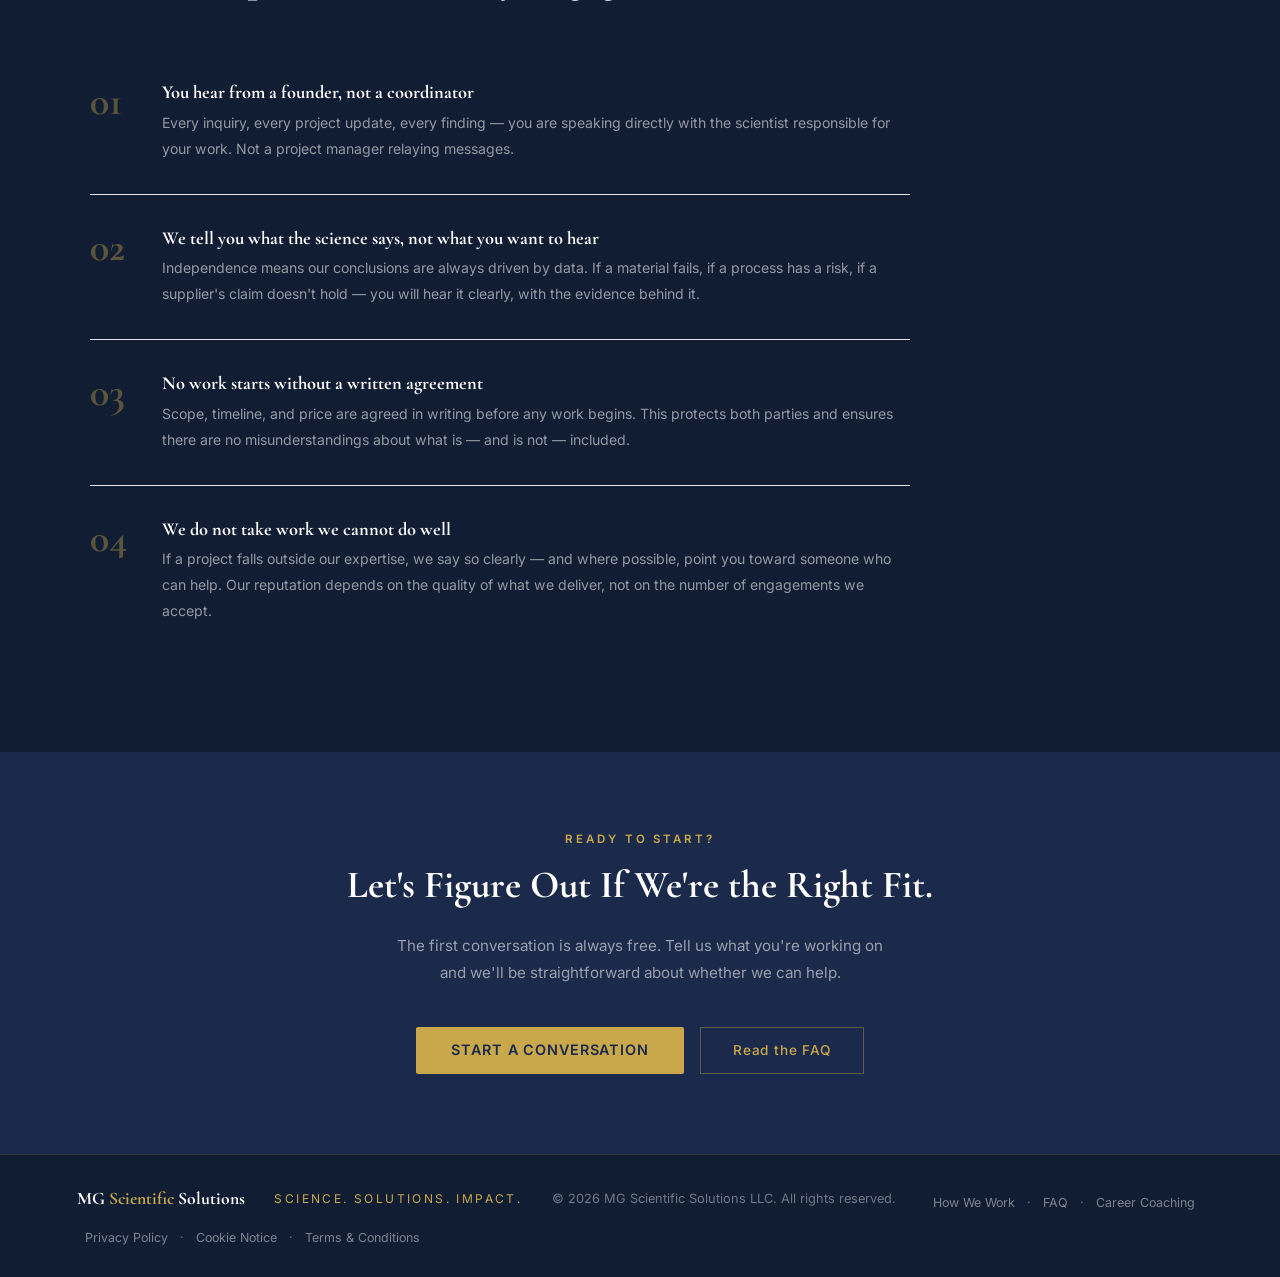
<file: how-we-work.html>
<!DOCTYPE html>
<html lang="en">
<head>
  <meta charset="UTF-8" />
  <meta name="viewport" content="width=device-width, initial-scale=1.0" />
  <title>How We Work | MG Scientific Solutions</title>
  <meta name="description" content="How MG Scientific Solutions engages with clients — from the first conversation to final deliverable. Transparent, structured, and fully independent." />
  <meta name="robots" content="index, follow" />
  <link rel="canonical" href="https://mgscientificsolutions.com/how-we-work.html" />
  <meta property="og:type" content="website" />
  <meta property="og:url" content="https://mgscientificsolutions.com/how-we-work.html" />
  <meta property="og:title" content="How We Work | MG Scientific Solutions" />
  <meta property="og:description" content="A transparent look at how MG Scientific Solutions structures engagements — what to expect, how we price, and what makes us different." />
  <meta property="og:site_name" content="MG Scientific Solutions" />
  <meta name="twitter:card" content="summary_large_image" />
  <link href="https://fonts.googleapis.com/css2?family=Cormorant+Garamond:wght@400;600;700&family=Inter:wght@300;400;500;600&display=swap" rel="stylesheet" />
  <link rel="stylesheet" href="styles.css" />
  <style>
    .model-card { background: var(--white); border: 1px solid var(--light-gray); border-top: 3px solid var(--gold); padding: 2.5rem; }
    .model-card h3 { font-family: 'Cormorant Garamond', serif; font-size: 1.3rem; font-weight: 700; color: var(--navy); margin-bottom: 0.6rem; }
    .model-card .tag { font-size: 0.68rem; letter-spacing: 0.16em; text-transform: uppercase; color: var(--gold); font-weight: 600; margin-bottom: 0.8rem; }
    .model-card p { font-size: 0.88rem; color: var(--gray); line-height: 1.85; margin-bottom: 0.6rem; }
    .model-card ul { padding-left: 1.2rem; margin: 0.4rem 0; }
    .model-card ul li { font-size: 0.87rem; color: var(--gray); line-height: 1.8; margin-bottom: 0.2rem; }
    .principle-row { display: flex; gap: 1.5rem; align-items: flex-start; padding: 2rem 0; border-bottom: 1px solid var(--light-gray); }
    .principle-row:last-child { border-bottom: none; }
    .principle-num { flex-shrink: 0; font-family: 'Cormorant Garamond', serif; font-size: 2.5rem; font-weight: 700; color: var(--gold); opacity: 0.4; line-height: 1; width: 48px; }
    .principle-row h3 { font-family: 'Cormorant Garamond', serif; font-size: 1.15rem; font-weight: 700; color: var(--navy); margin-bottom: 0.4rem; }
    .principle-row p { font-size: 0.88rem; color: var(--gray); line-height: 1.85; }
    .step-connector { width: 2px; height: 2rem; background: linear-gradient(to bottom, var(--gold), transparent); margin: 0 auto; opacity: 0.3; }
    .hww-step { display: flex; gap: 2rem; align-items: flex-start; padding: 2rem; background: var(--white); border: 1px solid var(--light-gray); margin-bottom: 1rem; }
    .hww-step-num { flex-shrink: 0; width: 48px; height: 48px; background: var(--navy); color: var(--gold); font-family: 'Cormorant Garamond', serif; font-size: 1.4rem; font-weight: 700; display: flex; align-items: center; justify-content: center; }
    .hww-step h3 { font-family: 'Cormorant Garamond', serif; font-size: 1.1rem; font-weight: 700; color: var(--navy); margin-bottom: 0.4rem; }
    .hww-step p { font-size: 0.87rem; color: var(--gray); line-height: 1.85; }
    @media (max-width: 768px) {
      .models-grid { grid-template-columns: 1fr !important; }
    }
  </style>
</head>
<body>

  <nav>
    <a href="index.html" class="nav-logo">MG <span>Scientific</span> Solutions</a>
    <ul class="nav-links">
      <li><a href="index.html">Home</a></li>
      <li><a href="about.html">About Us</a></li>
      <li><a href="services.html">Services</a></li>
      <li><a href="quality.html">Quality</a></li>
      <li><a href="careers.html">Careers</a></li>
      <li><a href="contact.html" class="nav-cta">Contact Us</a></li>
    </ul>
  </nav>

  <!-- HERO -->
  <div class="page-hero">
    <div class="section-label">Our Engagement Model</div>
    <h1>Transparent by Design.<br/>Independent by Principle.</h1>
    <p>Every engagement starts with a conversation and ends with a deliverable you can stand behind. Here is exactly how we work — no ambiguity, no surprises.</p>
  </div>

  <!-- HOW AN ENGAGEMENT STARTS -->
  <section style="background:var(--white);">
    <div style="max-width:1100px; margin:0 auto;">
      <div class="section-label fade-up">Step by Step</div>
      <h2 class="section-title fade-up delay-1">From First Contact to Final Deliverable</h2>
      <div class="divider fade-up delay-2"></div>
      <p class="fade-up delay-2" style="color:var(--gray); max-width:580px; line-height:1.8; margin-bottom:3.5rem;">Every engagement — regardless of scope — follows the same structured, transparent process. You always know where things stand.</p>

      <div style="max-width:820px;">
        <div class="hww-step fade-up">
          <div class="hww-step-num">01</div>
          <div>
            <h3>Initial Conversation</h3>
            <p>You reach out via the contact form or email. We respond personally — you will hear from one of our founders. We ask about your project, your timeline, and what you are trying to accomplish. This call is free and carries no commitment. Our goal is to understand whether we are the right fit for your situation.</p>
          </div>
        </div>
        <div class="hww-step fade-up delay-1">
          <div class="hww-step-num">02</div>
          <div>
            <h3>Scope &amp; Proposal</h3>
            <p>If there is a fit, we prepare a written proposal outlining the scope of work, deliverables, timeline, and pricing. For material qualifications, this includes the proposed test strategy. For consulting and fractional engagements, this defines the areas of focus and engagement structure. We do not start work until both parties have agreed in writing.</p>
          </div>
        </div>
        <div class="hww-step fade-up delay-2">
          <div class="hww-step-num">03</div>
          <div>
            <h3>MNDA Execution</h3>
            <p>Before any proprietary information — formulas, ingredient lists, supplier data, internal documentation — is shared with us, we execute a Mutual Non-Disclosure Agreement. This is standard procedure on every engagement, not optional. Your intellectual property is protected before we begin.</p>
          </div>
        </div>
        <div class="hww-step fade-up">
          <div class="hww-step-num">04</div>
          <div>
            <h3>Engagement Execution</h3>
            <p>We carry out the agreed scope — whether that is a material qualification, process development support, quality system work, or an ongoing fractional arrangement. You have a single point of contact throughout. We communicate proactively: if a timeline shifts, a result raises a question, or a decision needs your input, you hear from us before it becomes a problem.</p>
          </div>
        </div>
        <div class="hww-step fade-up delay-1">
          <div class="hww-step-num">05</div>
          <div>
            <h3>Deliverable &amp; Review</h3>
            <p>We issue the agreed deliverable — a Qualification Report, a technical memo, a process recommendation, or whatever the scope defined. We walk you through the findings, answer your questions, and make sure you understand what the data means and what your options are. The report is yours.</p>
          </div>
        </div>
        <div class="hww-step fade-up delay-2">
          <div class="hww-step-num">06</div>
          <div>
            <h3>Follow-Through (When Needed)</h3>
            <p>If a material fails qualification, a process raises concerns, or a finding opens new questions — we do not close the file. We identify root causes, define resolution paths, and support you through the next step, whether that means additional testing, supplier communication, reformulation, or sourcing alternatives.</p>
          </div>
        </div>
      </div>
    </div>
  </section>

  <!-- ENGAGEMENT MODELS -->
  <section style="background:var(--off-white);">
    <div style="max-width:1100px; margin:0 auto;">
      <div class="section-label fade-up">Engagement Structures</div>
      <h2 class="section-title fade-up delay-1">How We Price &amp; Structure Work</h2>
      <div class="divider fade-up delay-2"></div>
      <p class="fade-up delay-2" style="color:var(--gray); max-width:580px; line-height:1.8; margin-bottom:3rem;">We adapt our engagement model to fit the scope. No one-size-fits-all packages — just the right structure for the work.</p>

      <div class="models-grid fade-up" style="display:grid; grid-template-columns:repeat(3,1fr); gap:1.5rem;">
        <div class="model-card">
          <div class="tag">Fixed-Fee Project</div>
          <h3>Defined Scope, Defined Price</h3>
          <p>Best for well-scoped, bounded work with a clear deliverable — such as a single material qualification, a GMP gap assessment, or a formulation feasibility study.</p>
          <ul>
            <li>Fixed price agreed upfront</li>
            <li>Clear timeline and milestones</li>
            <li>Lab costs itemized separately</li>
            <li>No billing surprises</li>
          </ul>
        </div>
        <div class="model-card">
          <div class="tag">Monthly Retainer</div>
          <h3>Ongoing Scientific Partnership</h3>
          <p>Best for companies that need regular scientific support — fractional R&D, quality oversight, or ongoing advisory — without the overhead of a full-time hire.</p>
          <ul>
            <li>Dedicated hours per month</li>
            <li>Flexible across project types</li>
            <li>Priority responsiveness</li>
            <li>Monthly reporting</li>
          </ul>
        </div>
        <div class="model-card">
          <div class="tag">Time &amp; Materials</div>
          <h3>Exploratory or Variable Scope</h3>
          <p>Best for early-stage exploration, root cause investigations, or technical troubleshooting where the scope is not yet fully defined.</p>
          <ul>
            <li>Hourly or daily rate</li>
            <li>Maximum flexibility</li>
            <li>Regular scope check-ins</li>
            <li>No long-term commitment required</li>
          </ul>
        </div>
      </div>

      <p class="fade-up" style="color:var(--gray); font-size:0.85rem; line-height:1.8; margin-top:2rem;">Payment terms are Net 30. Laboratory analysis costs are always passed through at cost and itemized on a separate line. We do not mark up lab fees.</p>
    </div>
  </section>

  <!-- OUR PRINCIPLES -->
  <section style="background:var(--navy-dark); padding:6rem 6%;">
    <div style="max-width:1100px; margin:0 auto;">
      <div class="section-label fade-up" style="color:var(--gold);">How We Operate</div>
      <h2 class="fade-up delay-1" style="font-family:'Cormorant Garamond',serif; font-size:clamp(1.6rem,3vw,2.4rem); font-weight:700; color:var(--white); margin-bottom:3rem;">The Principles Behind Every Engagement</h2>

      <div style="max-width:820px;">
        <div class="principle-row fade-up">
          <div class="principle-num">01</div>
          <div>
            <h3 style="font-family:'Cormorant Garamond',serif; font-size:1.15rem; font-weight:700; color:var(--white); margin-bottom:0.4rem;">You hear from a founder, not a coordinator</h3>
            <p style="font-size:0.88rem; color:rgba(255,255,255,0.55); line-height:1.85;">Every inquiry, every project update, every finding — you are speaking directly with the scientist responsible for your work. Not a project manager relaying messages.</p>
          </div>
        </div>
        <div class="principle-row fade-up delay-1">
          <div class="principle-num">02</div>
          <div>
            <h3 style="font-family:'Cormorant Garamond',serif; font-size:1.15rem; font-weight:700; color:var(--white); margin-bottom:0.4rem;">We tell you what the science says, not what you want to hear</h3>
            <p style="font-size:0.88rem; color:rgba(255,255,255,0.55); line-height:1.85;">Independence means our conclusions are always driven by data. If a material fails, if a process has a risk, if a supplier's claim doesn't hold — you will hear it clearly, with the evidence behind it.</p>
          </div>
        </div>
        <div class="principle-row fade-up delay-2">
          <div class="principle-num">03</div>
          <div>
            <h3 style="font-family:'Cormorant Garamond',serif; font-size:1.15rem; font-weight:700; color:var(--white); margin-bottom:0.4rem;">No work starts without a written agreement</h3>
            <p style="font-size:0.88rem; color:rgba(255,255,255,0.55); line-height:1.85;">Scope, timeline, and price are agreed in writing before any work begins. This protects both parties and ensures there are no misunderstandings about what is — and is not — included.</p>
          </div>
        </div>
        <div class="principle-row fade-up">
          <div class="principle-num">04</div>
          <div>
            <h3 style="font-family:'Cormorant Garamond',serif; font-size:1.15rem; font-weight:700; color:var(--white); margin-bottom:0.4rem;">We do not take work we cannot do well</h3>
            <p style="font-size:0.88rem; color:rgba(255,255,255,0.55); line-height:1.85;">If a project falls outside our expertise, we say so clearly — and where possible, point you toward someone who can help. Our reputation depends on the quality of what we deliver, not on the number of engagements we accept.</p>
          </div>
        </div>
      </div>
    </div>
  </section>

  <!-- CTA -->
  <section style="background:var(--navy); padding:5rem 6%; text-align:center;">
    <div class="section-label fade-up" style="color:var(--gold);">Ready to Start?</div>
    <h2 class="fade-up delay-1" style="font-family:'Cormorant Garamond',serif; font-size:clamp(1.6rem,3vw,2.4rem); font-weight:700; color:var(--white); margin:1rem 0 1.5rem;">Let's Figure Out If We're the Right Fit.</h2>
    <p class="fade-up delay-2" style="color:rgba(255,255,255,0.55); font-size:0.95rem; max-width:500px; margin:0 auto 2.5rem; line-height:1.8;">The first conversation is always free. Tell us what you're working on and we'll be straightforward about whether we can help.</p>
    <div class="fade-up delay-3" style="display:flex; gap:1rem; justify-content:center; flex-wrap:wrap;">
      <a href="contact.html" class="btn-primary">Start a Conversation</a>
      <a href="faq.html" style="display:inline-block; padding:0.9rem 2rem; border:1px solid rgba(201,168,76,0.4); color:var(--gold); text-decoration:none; font-size:0.85rem; font-weight:500; letter-spacing:0.06em; transition:all 0.2s;">Read the FAQ</a>
    </div>
  </section>

  <script src="animations.js"></script>
  <footer>
    <a href="index.html" class="footer-logo">MG <span>Scientific</span> Solutions</a>
    <p class="footer-tagline">Science. Solutions. Impact.</p>
    <p>&copy; 2026 MG Scientific Solutions LLC. All rights reserved.</p>
    <p style="margin-top:0.5rem; font-size:0.78rem;">
      <a href="how-we-work.html" style="color:rgba(255,255,255,0.45); text-decoration:none; margin:0 0.5rem;">How We Work</a> ·
      <a href="faq.html" style="color:rgba(255,255,255,0.45); text-decoration:none; margin:0 0.5rem;">FAQ</a> ·
      <a href="coaching.html" style="color:rgba(255,255,255,0.45); text-decoration:none; margin:0 0.5rem;">Career Coaching</a>
    </p>
    <p style="margin-top:0.3rem; font-size:0.78rem;">
      <a href="privacy.html" style="color:rgba(255,255,255,0.45); text-decoration:none; margin:0 0.5rem;">Privacy Policy</a> ·
      <a href="cookies.html" style="color:rgba(255,255,255,0.45); text-decoration:none; margin:0 0.5rem;">Cookie Notice</a> ·
      <a href="terms.html" style="color:rgba(255,255,255,0.45); text-decoration:none; margin:0 0.5rem;">Terms &amp; Conditions</a>
    </p>
  </footer>

</body>
</html>
</file>
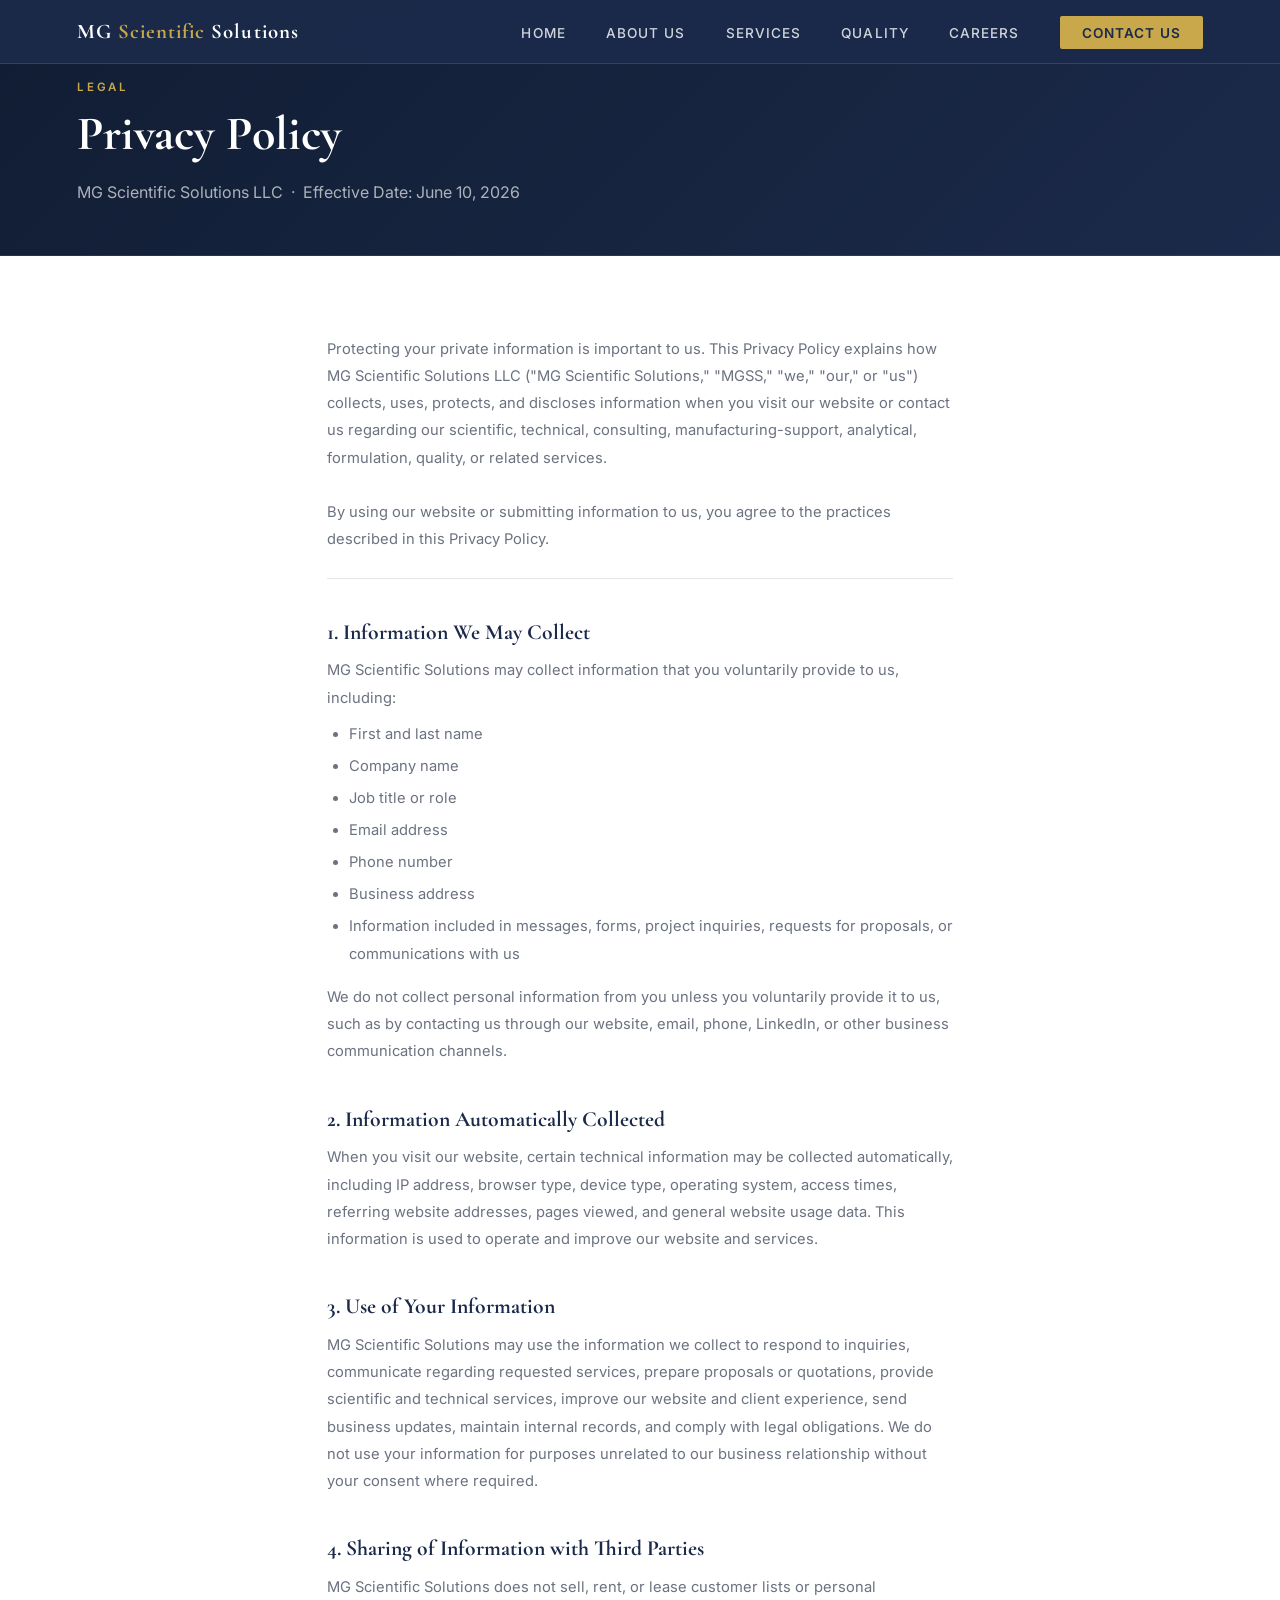
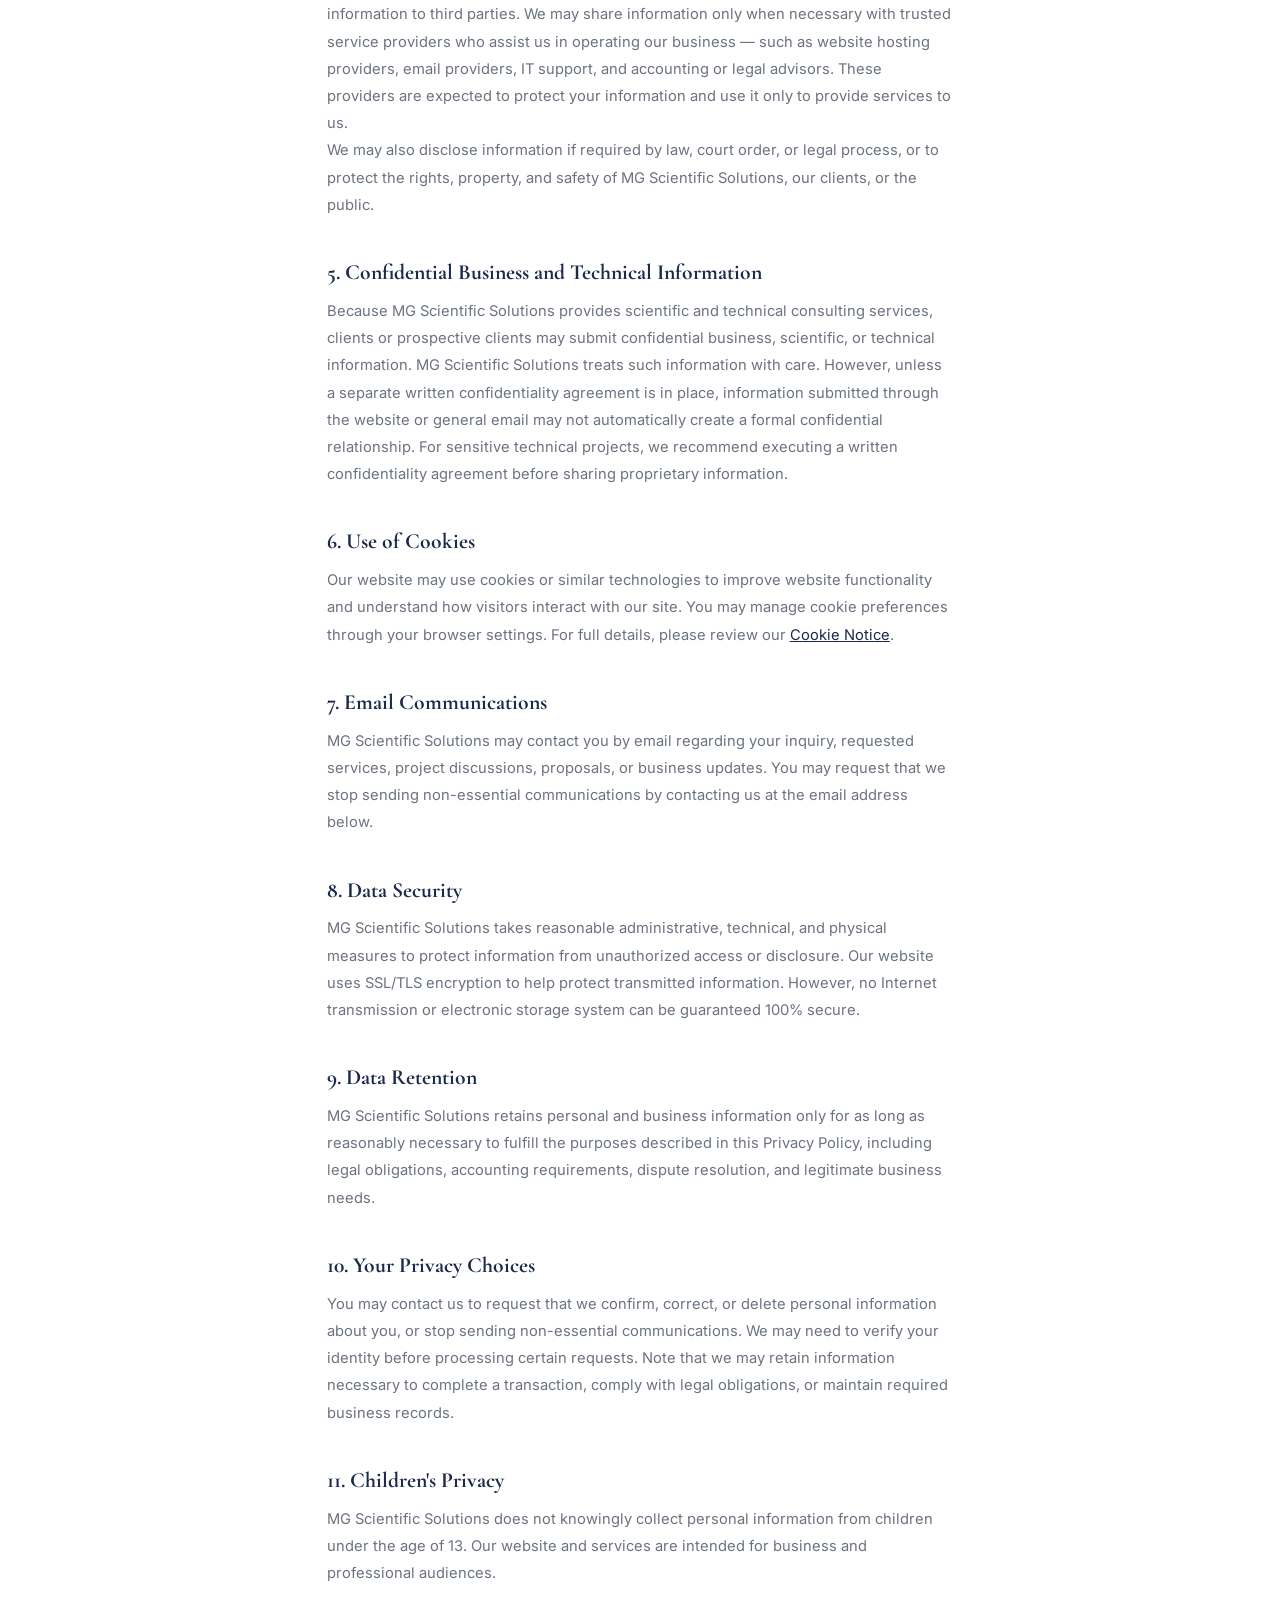
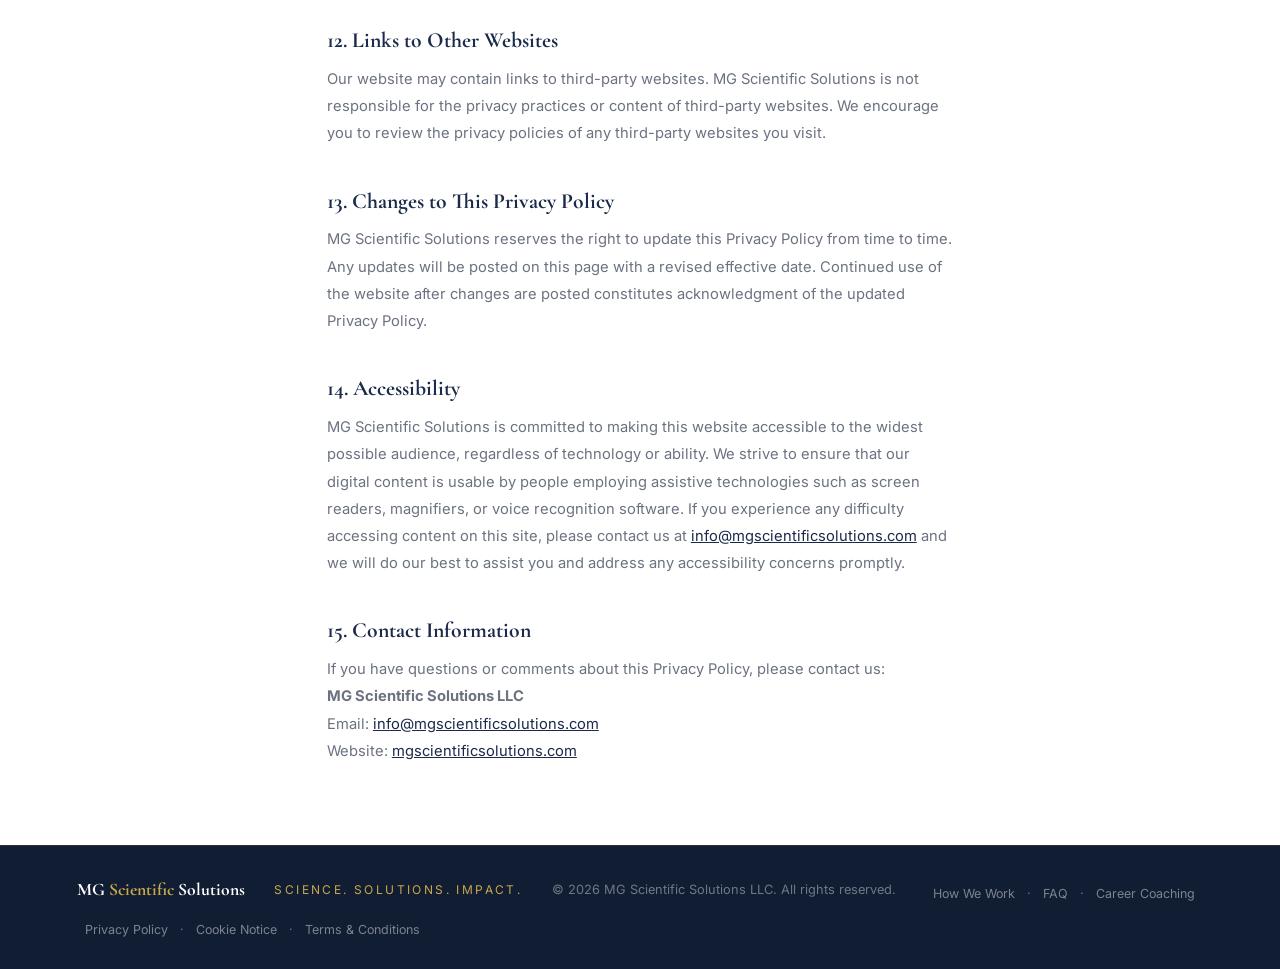
<file: privacy.html>
﻿<!DOCTYPE html>
<html lang="en">
<head>
  <meta charset="UTF-8" />
  <meta name="viewport" content="width=device-width, initial-scale=1.0" />
  <title>Privacy Policy | MG Scientific Solutions</title>
  <meta name="robots" content="noindex, follow" />
  <link href="https://fonts.googleapis.com/css2?family=Cormorant+Garamond:wght@400;600;700&family=Inter:wght@300;400;500;600&display=swap" rel="stylesheet" />
  <link rel="stylesheet" href="styles.css" />
  <style>
    .legal-body { max-width: 780px; margin: 0 auto; padding: 5rem 6%; }
    .legal-body h2 { font-family: 'Cormorant Garamond', serif; font-size: 1.35rem; font-weight: 700; color: var(--navy); margin: 2.5rem 0 0.8rem; }
    .legal-body p, .legal-body li { font-size: 0.92rem; color: var(--gray); line-height: 1.85; }
    .legal-body ul { padding-left: 1.4rem; margin: 0.6rem 0 1rem; }
    .legal-body ul li { margin-bottom: 0.3rem; }
    .legal-meta { font-size: 0.82rem; color: var(--gray); margin-bottom: 2.5rem; padding-bottom: 1.5rem; border-bottom: 1px solid var(--light-gray); }
  </style>
</head>
<body>

  <nav>
    <a href="index.html" class="nav-logo">MG <span>Scientific</span> Solutions</a>
    <ul class="nav-links">
      <li><a href="index.html">Home</a></li>
      <li><a href="about.html">About Us</a></li>
      <li><a href="services.html">Services</a></li>
      <li><a href="quality.html">Quality</a></li>
      <li><a href="careers.html">Careers</a></li>
      <li><a href="contact.html" class="nav-cta">Contact Us</a></li>
    </ul>
  </nav>

  <div class="page-hero" style="padding:5rem 6% 3rem;">
    <div class="section-label">Legal</div>
    <h1 style="font-size:clamp(1.8rem,4vw,3rem);">Privacy Policy</h1>
    <p>MG Scientific Solutions LLC &nbsp;·&nbsp; Effective Date: June 10, 2026</p>
  </div>

  <div class="legal-body">

    <p class="legal-meta">Protecting your private information is important to us. This Privacy Policy explains how MG Scientific Solutions LLC ("MG Scientific Solutions," "MGSS," "we," "our," or "us") collects, uses, protects, and discloses information when you visit our website or contact us regarding our scientific, technical, consulting, manufacturing-support, analytical, formulation, quality, or related services.<br/><br/>By using our website or submitting information to us, you agree to the practices described in this Privacy Policy.</p>

    <h2>1. Information We May Collect</h2>
    <p>MG Scientific Solutions may collect information that you voluntarily provide to us, including:</p>
    <ul>
      <li>First and last name</li>
      <li>Company name</li>
      <li>Job title or role</li>
      <li>Email address</li>
      <li>Phone number</li>
      <li>Business address</li>
      <li>Information included in messages, forms, project inquiries, requests for proposals, or communications with us</li>
    </ul>
    <p>We do not collect personal information from you unless you voluntarily provide it to us, such as by contacting us through our website, email, phone, LinkedIn, or other business communication channels.</p>

    <h2>2. Information Automatically Collected</h2>
    <p>When you visit our website, certain technical information may be collected automatically, including IP address, browser type, device type, operating system, access times, referring website addresses, pages viewed, and general website usage data. This information is used to operate and improve our website and services.</p>

    <h2>3. Use of Your Information</h2>
    <p>MG Scientific Solutions may use the information we collect to respond to inquiries, communicate regarding requested services, prepare proposals or quotations, provide scientific and technical services, improve our website and client experience, send business updates, maintain internal records, and comply with legal obligations. We do not use your information for purposes unrelated to our business relationship without your consent where required.</p>

    <h2>4. Sharing of Information with Third Parties</h2>
    <p>MG Scientific Solutions does not sell, rent, or lease customer lists or personal information to third parties. We may share information only when necessary with trusted service providers who assist us in operating our business — such as website hosting providers, email providers, IT support, and accounting or legal advisors. These providers are expected to protect your information and use it only to provide services to us.</p>
    <p>We may also disclose information if required by law, court order, or legal process, or to protect the rights, property, and safety of MG Scientific Solutions, our clients, or the public.</p>

    <h2>5. Confidential Business and Technical Information</h2>
    <p>Because MG Scientific Solutions provides scientific and technical consulting services, clients or prospective clients may submit confidential business, scientific, or technical information. MG Scientific Solutions treats such information with care. However, unless a separate written confidentiality agreement is in place, information submitted through the website or general email may not automatically create a formal confidential relationship. For sensitive technical projects, we recommend executing a written confidentiality agreement before sharing proprietary information.</p>

    <h2>6. Use of Cookies</h2>
    <p>Our website may use cookies or similar technologies to improve website functionality and understand how visitors interact with our site. You may manage cookie preferences through your browser settings. For full details, please review our <a href="cookies.html" style="color:var(--navy); text-decoration:underline;">Cookie Notice</a>.</p>

    <h2>7. Email Communications</h2>
    <p>MG Scientific Solutions may contact you by email regarding your inquiry, requested services, project discussions, proposals, or business updates. You may request that we stop sending non-essential communications by contacting us at the email address below.</p>

    <h2>8. Data Security</h2>
    <p>MG Scientific Solutions takes reasonable administrative, technical, and physical measures to protect information from unauthorized access or disclosure. Our website uses SSL/TLS encryption to help protect transmitted information. However, no Internet transmission or electronic storage system can be guaranteed 100% secure.</p>

    <h2>9. Data Retention</h2>
    <p>MG Scientific Solutions retains personal and business information only for as long as reasonably necessary to fulfill the purposes described in this Privacy Policy, including legal obligations, accounting requirements, dispute resolution, and legitimate business needs.</p>

    <h2>10. Your Privacy Choices</h2>
    <p>You may contact us to request that we confirm, correct, or delete personal information about you, or stop sending non-essential communications. We may need to verify your identity before processing certain requests. Note that we may retain information necessary to complete a transaction, comply with legal obligations, or maintain required business records.</p>

    <h2>11. Children's Privacy</h2>
    <p>MG Scientific Solutions does not knowingly collect personal information from children under the age of 13. Our website and services are intended for business and professional audiences.</p>

    <h2>12. Links to Other Websites</h2>
    <p>Our website may contain links to third-party websites. MG Scientific Solutions is not responsible for the privacy practices or content of third-party websites. We encourage you to review the privacy policies of any third-party websites you visit.</p>

    <h2>13. Changes to This Privacy Policy</h2>
    <p>MG Scientific Solutions reserves the right to update this Privacy Policy from time to time. Any updates will be posted on this page with a revised effective date. Continued use of the website after changes are posted constitutes acknowledgment of the updated Privacy Policy.</p>

    <h2>14. Accessibility</h2>
    <p>MG Scientific Solutions is committed to making this website accessible to the widest possible audience, regardless of technology or ability. We strive to ensure that our digital content is usable by people employing assistive technologies such as screen readers, magnifiers, or voice recognition software. If you experience any difficulty accessing content on this site, please contact us at <a href="mailto:info@mgscientificsolutions.com" style="color:var(--navy);">info@mgscientificsolutions.com</a> and we will do our best to assist you and address any accessibility concerns promptly.</p>

    <h2>15. Contact Information</h2>
    <p>If you have questions or comments about this Privacy Policy, please contact us:</p>
    <p><strong>MG Scientific Solutions LLC</strong><br/>
    Email: <a href="mailto:info@mgscientificsolutions.com" style="color:var(--navy);">info@mgscientificsolutions.com</a><br/>
    Website: <a href="https://mgscientificsolutions.com" style="color:var(--navy);">mgscientificsolutions.com</a></p>

  </div>

  <footer>
    <a href="index.html" class="footer-logo">MG <span>Scientific</span> Solutions</a>
    <p class="footer-tagline">Science. Solutions. Impact.</p>
    <p>&copy; 2026 MG Scientific Solutions LLC. All rights reserved.</p>
    <p style="margin-top:0.5rem; font-size:0.78rem;">
      <a href="how-we-work.html" style="color:rgba(255,255,255,0.45); text-decoration:none; margin:0 0.5rem;">How We Work</a> ·
      <a href="faq.html" style="color:rgba(255,255,255,0.45); text-decoration:none; margin:0 0.5rem;">FAQ</a> ·
      <a href="coaching.html" style="color:rgba(255,255,255,0.45); text-decoration:none; margin:0 0.5rem;">Career Coaching</a>
    </p>
    <p style="margin-top:0.3rem; font-size:0.78rem;">
      <a href="privacy.html" style="color:rgba(255,255,255,0.45); text-decoration:none; margin:0 0.5rem;">Privacy Policy</a> ·
      <a href="cookies.html" style="color:rgba(255,255,255,0.45); text-decoration:none; margin:0 0.5rem;">Cookie Notice</a> ·
      <a href="terms.html" style="color:rgba(255,255,255,0.45); text-decoration:none; margin:0 0.5rem;">Terms &amp; Conditions</a>
    </p>
  </footer>

</body>
</html>
</file>
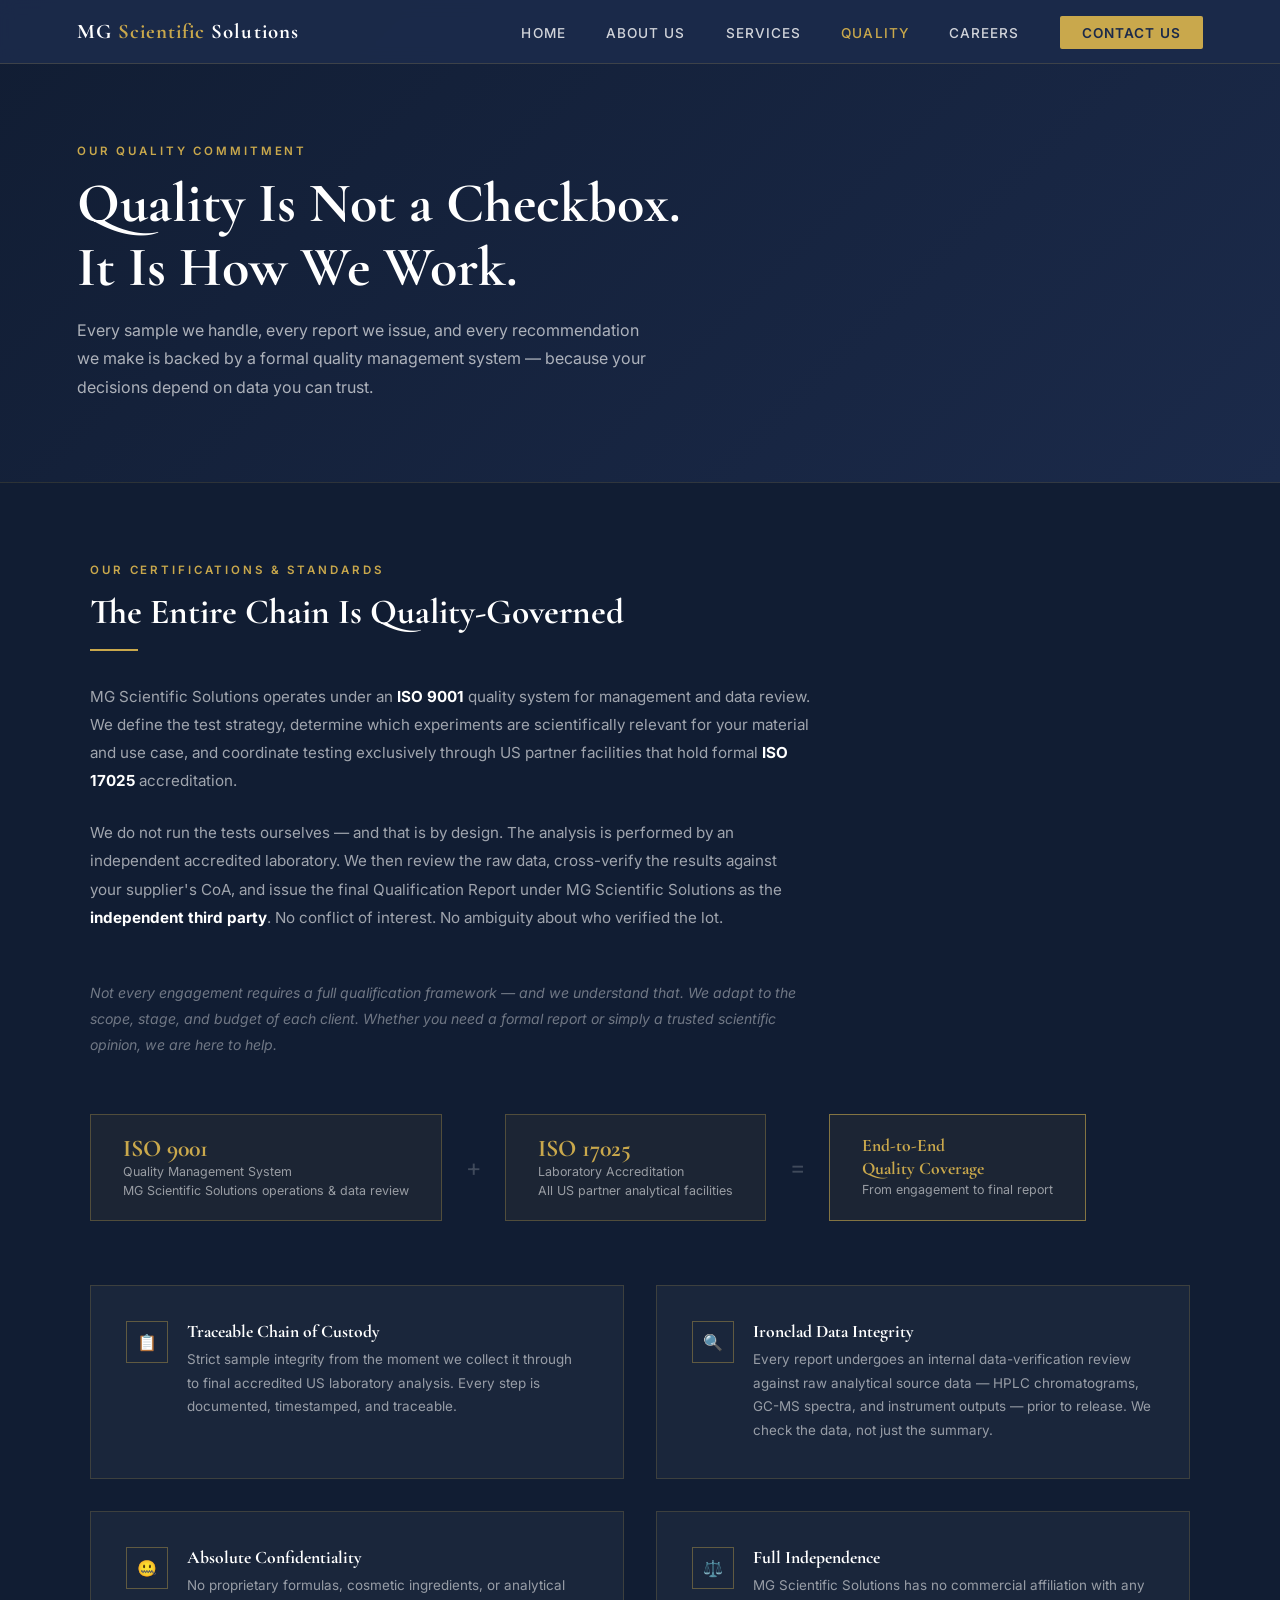
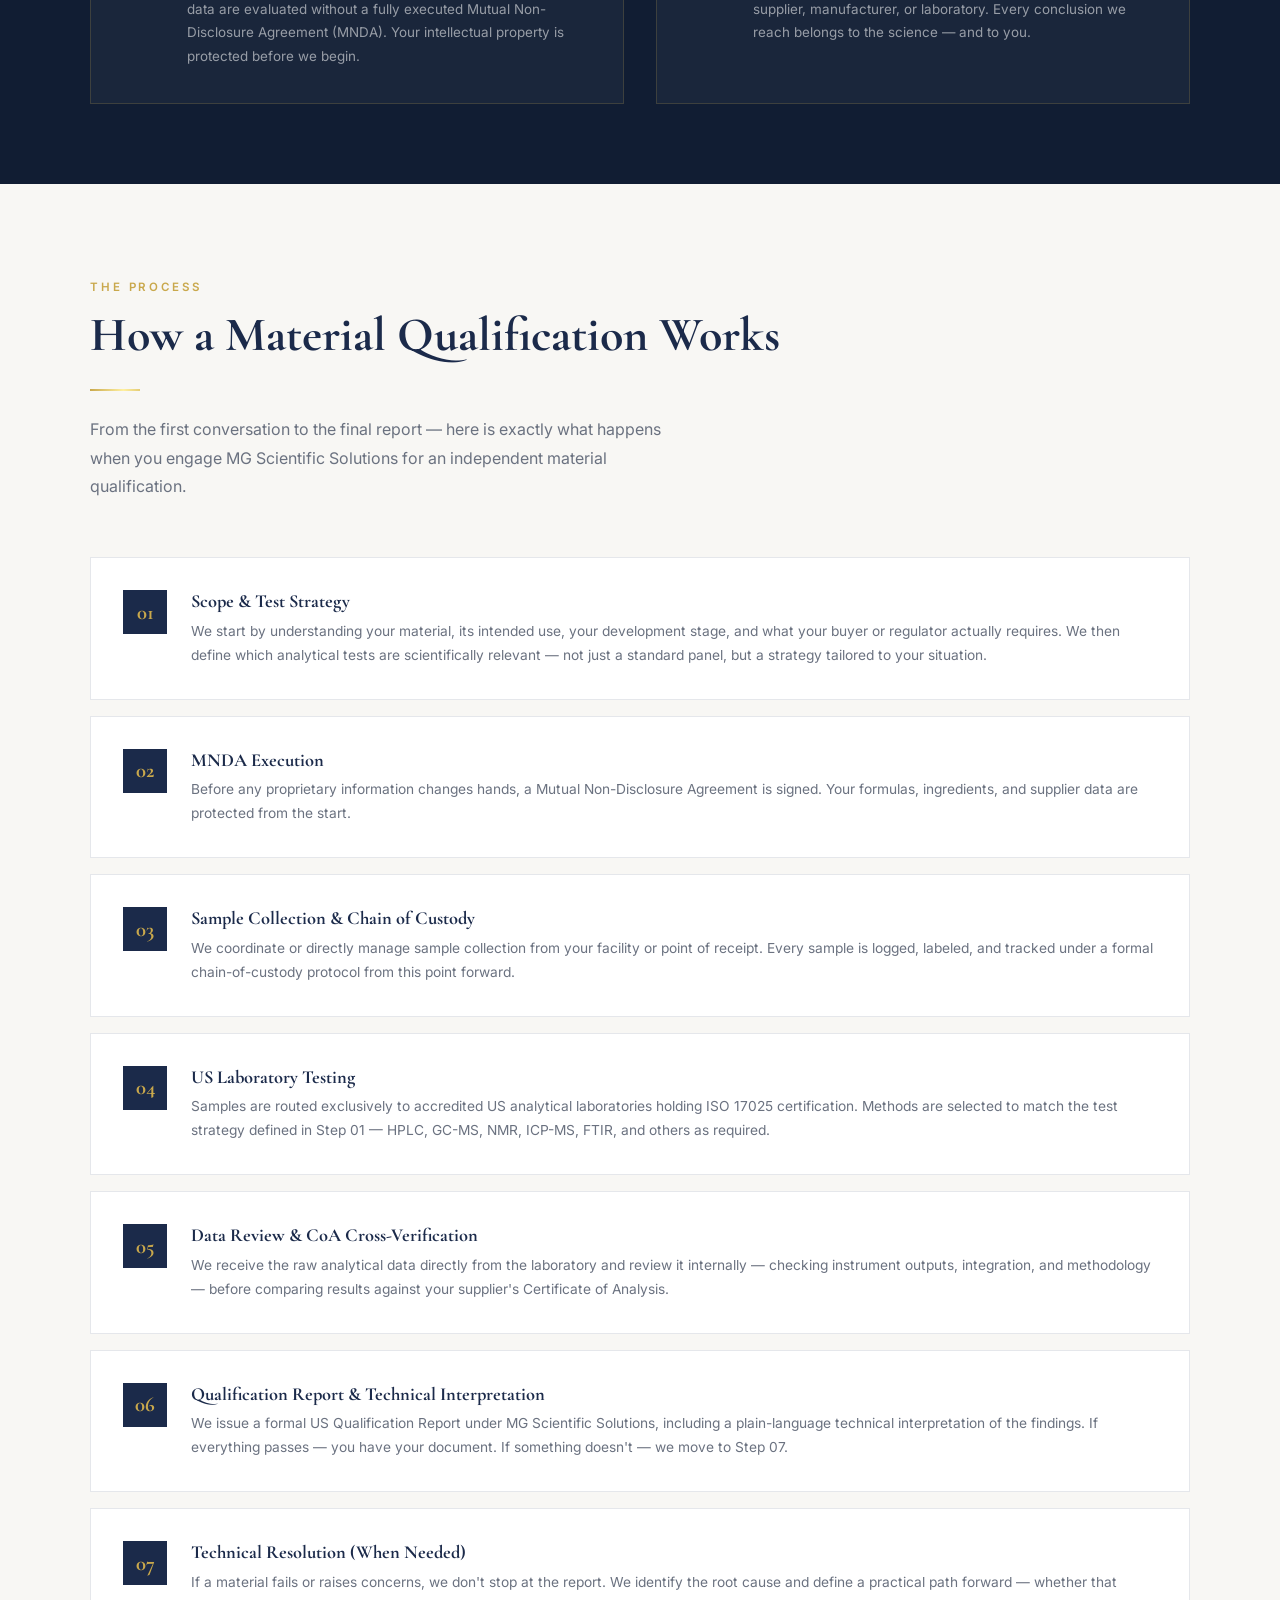
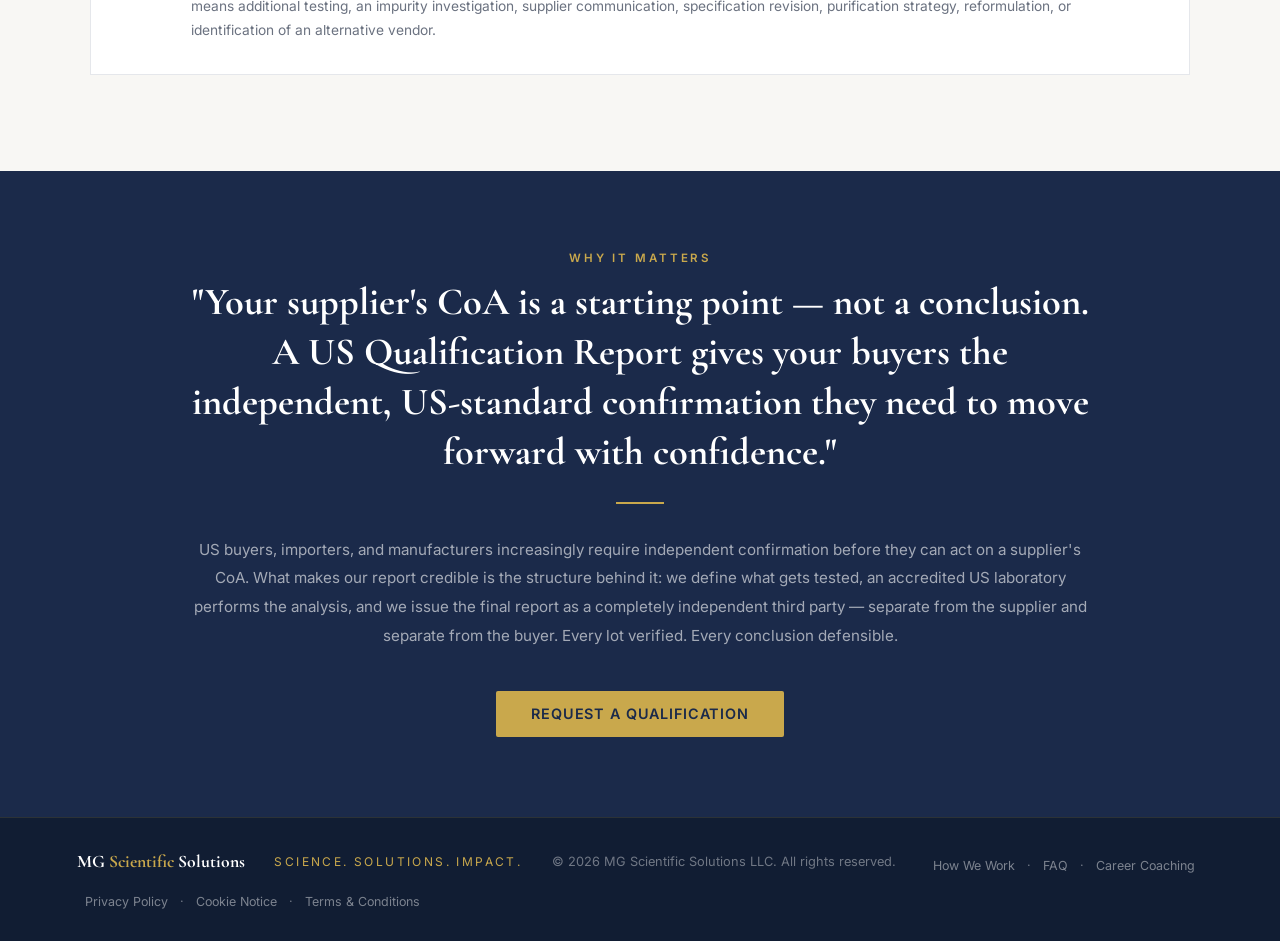
<file: quality.html>
﻿<!DOCTYPE html>
<html lang="en">
<head>
  <meta charset="UTF-8" />
  <meta name="viewport" content="width=device-width, initial-scale=1.0" />
  <title>Quality Framework | MG Scientific Solutions</title>
  <meta name="description" content="MG Scientific Solutions operates under an ISO 9001 quality management system. All laboratory partners hold ISO 17025 accreditation. Every engagement is backed by traceable chain of custody, data integrity review, and a formal MNDA." />
  <meta name="robots" content="index, follow" />
  <link rel="canonical" href="https://mgscientificsolutions.com/quality.html" />
  <meta property="og:type" content="website" />
  <meta property="og:url" content="https://mgscientificsolutions.com/quality.html" />
  <meta property="og:title" content="Quality Framework | MG Scientific Solutions" />
  <meta property="og:description" content="ISO 9001 quality management system. All laboratory partners hold ISO 17025 accreditation. Chain of custody, data integrity, and full independence on every engagement." />
  <meta property="og:site_name" content="MG Scientific Solutions" />
  <meta name="twitter:card" content="summary_large_image" />
  <meta name="twitter:title" content="Quality Framework | MG Scientific Solutions" />
  <meta name="twitter:description" content="Every report backed by ISO 9001 operations and ISO 17025 accredited US laboratories. Independent third-party qualification you can stand behind." />
  <link href="https://fonts.googleapis.com/css2?family=Cormorant+Garamond:wght@400;600;700&family=Inter:wght@300;400;500;600&display=swap" rel="stylesheet" />
  <link rel="stylesheet" href="styles.css" />
  <style>
    .quality-grid { display: grid; grid-template-columns: 1fr 1fr; gap: 2rem; }
    .quality-card { background: rgba(255,255,255,0.04); border: 1px solid rgba(201,168,76,0.2); padding: 2.2rem; display: flex; gap: 1.2rem; align-items: flex-start; }
    .quality-icon { flex-shrink: 0; width: 42px; height: 42px; border: 1px solid rgba(201,168,76,0.4); display: flex; align-items: center; justify-content: center; font-size: 1rem; }
    .quality-card h3 { font-family: 'Cormorant Garamond', serif; font-size: 1.1rem; font-weight: 700; color: var(--white); margin-bottom: 0.4rem; }
    .quality-card p { font-size: 0.84rem; color: rgba(255,255,255,0.55); line-height: 1.75; }
    .standard-pill { display: inline-flex; align-items: center; gap: 0.8rem; border: 1px solid rgba(201,168,76,0.3); padding: 1.2rem 2rem; background: rgba(201,168,76,0.06); }
    .standard-pill .std-label { font-size: 1.5rem; font-family: 'Cormorant Garamond', serif; font-weight: 700; color: var(--gold); }
    .standard-pill .std-desc { font-size: 0.78rem; color: rgba(255,255,255,0.55); line-height: 1.5; }
    .process-step { display: flex; gap: 1.5rem; align-items: flex-start; padding: 2rem; border: 1px solid var(--light-gray); background: var(--white); position: relative; }
    .step-num { flex-shrink: 0; width: 44px; height: 44px; background: var(--navy); color: var(--gold); font-family: 'Cormorant Garamond', serif; font-size: 1.3rem; font-weight: 700; display: flex; align-items: center; justify-content: center; }
    .process-step h3 { font-family: 'Cormorant Garamond', serif; font-size: 1.15rem; font-weight: 700; color: var(--navy); margin-bottom: 0.4rem; }
    .process-step p { font-size: 0.86rem; color: var(--gray); line-height: 1.75; }
    @media (max-width: 768px) { .quality-grid { grid-template-columns: 1fr; } }
  </style>
</head>
<body>

  <nav>
    <a href="index.html" class="nav-logo">MG <span>Scientific</span> Solutions</a>
    <ul class="nav-links">
      <li><a href="index.html">Home</a></li>
      <li><a href="about.html">About Us</a></li>
      <li><a href="services.html">Services</a></li>
      <li><a href="quality.html" class="active">Quality</a></li>
      <li><a href="careers.html">Careers</a></li>
      <li><a href="contact.html" class="nav-cta">Contact Us</a></li>
    </ul>
  </nav>

  <!-- PAGE HERO -->
  <div class="page-hero">
    <div class="section-label">Our Quality Commitment</div>
    <h1>Quality Is Not a Checkbox.<br/>It Is How We Work.</h1>
    <p>Every sample we handle, every report we issue, and every recommendation we make is backed by a formal quality management system — because your decisions depend on data you can trust.</p>
  </div>

  <!-- STANDARDS -->
  <section style="background:var(--navy-dark); padding:5rem 6%;">
    <div style="max-width:1100px; margin:0 auto;">
      <div class="section-label fade-up">Our Certifications &amp; Standards</div>
      <h2 class="fade-up delay-1" style="font-family:'Cormorant Garamond',serif; font-size:clamp(1.6rem,2.8vw,2.2rem); font-weight:700; color:var(--white); margin-bottom:1rem;">The Entire Chain Is Quality-Governed</h2>
      <div style="width:48px; height:2px; background:var(--gold); margin-bottom:2rem;" class="fade-up delay-2"></div>

      <p class="fade-up delay-2" style="color:rgba(255,255,255,0.6); font-size:0.95rem; line-height:1.85; max-width:720px; margin-bottom:1.5rem;">MG Scientific Solutions operates under an <strong style="color:var(--white);">ISO 9001</strong> quality system for management and data review. We define the test strategy, determine which experiments are scientifically relevant for your material and use case, and coordinate testing exclusively through US partner facilities that hold formal <strong style="color:var(--white);">ISO 17025</strong> accreditation.</p>
      <p class="fade-up delay-2" style="color:rgba(255,255,255,0.6); font-size:0.95rem; line-height:1.85; max-width:720px; margin-bottom:3rem;">We do not run the tests ourselves — and that is by design. The analysis is performed by an independent accredited laboratory. We then review the raw data, cross-verify the results against your supplier's CoA, and issue the final Qualification Report under MG Scientific Solutions as the <strong style="color:var(--white);">independent third party</strong>. No conflict of interest. No ambiguity about who verified the lot.</p>

      <p class="fade-up delay-2" style="color:rgba(255,255,255,0.4); font-size:0.88rem; line-height:1.85; max-width:720px; margin-bottom:3.5rem; font-style:italic;">Not every engagement requires a full qualification framework — and we understand that. We adapt to the scope, stage, and budget of each client. Whether you need a formal report or simply a trusted scientific opinion, we are here to help.</p>

      <div class="fade-up" style="display:flex; flex-wrap:wrap; gap:1.5rem; margin-bottom:4rem;">
        <div class="standard-pill">
          <div>
            <div class="std-label">ISO 9001</div>
            <div class="std-desc">Quality Management System<br/>MG Scientific Solutions operations &amp; data review</div>
          </div>
        </div>
        <div style="display:flex; align-items:center; color:rgba(255,255,255,0.2); font-size:1.5rem;">+</div>
        <div class="standard-pill">
          <div>
            <div class="std-label">ISO 17025</div>
            <div class="std-desc">Laboratory Accreditation<br/>All US partner analytical facilities</div>
          </div>
        </div>
        <div style="display:flex; align-items:center; color:rgba(255,255,255,0.2); font-size:1.5rem;">=</div>
        <div class="standard-pill" style="border-color:rgba(201,168,76,0.6);">
          <div>
            <div class="std-label" style="font-size:1.1rem; line-height:1.3;">End-to-End<br/>Quality Coverage</div>
            <div class="std-desc">From engagement to final report</div>
          </div>
        </div>
      </div>

      <div class="quality-grid fade-up">
        <div class="quality-card">
          <div class="quality-icon">📋</div>
          <div>
            <h3>Traceable Chain of Custody</h3>
            <p>Strict sample integrity from the moment we collect it through to final accredited US laboratory analysis. Every step is documented, timestamped, and traceable.</p>
          </div>
        </div>
        <div class="quality-card">
          <div class="quality-icon">🔍</div>
          <div>
            <h3>Ironclad Data Integrity</h3>
            <p>Every report undergoes an internal data-verification review against raw analytical source data — HPLC chromatograms, GC-MS spectra, and instrument outputs — prior to release. We check the data, not just the summary.</p>
          </div>
        </div>
        <div class="quality-card">
          <div class="quality-icon">🤐</div>
          <div>
            <h3>Absolute Confidentiality</h3>
            <p>No proprietary formulas, cosmetic ingredients, or analytical data are evaluated without a fully executed Mutual Non-Disclosure Agreement (MNDA). Your intellectual property is protected before we begin.</p>
          </div>
        </div>
        <div class="quality-card">
          <div class="quality-icon">⚖️</div>
          <div>
            <h3>Full Independence</h3>
            <p>MG Scientific Solutions has no commercial affiliation with any supplier, manufacturer, or laboratory. Every conclusion we reach belongs to the science — and to you.</p>
          </div>
        </div>
      </div>
    </div>
  </section>

  <!-- HOW A QUALIFICATION WORKS -->
  <section style="background:var(--off-white); padding:6rem 6%;">
    <div style="max-width:1100px; margin:0 auto;">
      <div class="section-label fade-up">The Process</div>
      <h2 class="section-title fade-up delay-1">How a Material Qualification Works</h2>
      <div class="divider fade-up delay-2"></div>
      <p class="fade-up delay-2" style="color:var(--gray); max-width:600px; line-height:1.8; margin-bottom:3.5rem;">From the first conversation to the final report — here is exactly what happens when you engage MG Scientific Solutions for an independent material qualification.</p>

      <div style="display:flex; flex-direction:column; gap:1rem;">
        <div class="process-step fade-up">
          <div class="step-num">01</div>
          <div>
            <h3>Scope &amp; Test Strategy</h3>
            <p>We start by understanding your material, its intended use, your development stage, and what your buyer or regulator actually requires. We then define which analytical tests are scientifically relevant — not just a standard panel, but a strategy tailored to your situation.</p>
          </div>
        </div>
        <div class="process-step fade-up delay-1">
          <div class="step-num">02</div>
          <div>
            <h3>MNDA Execution</h3>
            <p>Before any proprietary information changes hands, a Mutual Non-Disclosure Agreement is signed. Your formulas, ingredients, and supplier data are protected from the start.</p>
          </div>
        </div>
        <div class="process-step fade-up delay-2">
          <div class="step-num">03</div>
          <div>
            <h3>Sample Collection &amp; Chain of Custody</h3>
            <p>We coordinate or directly manage sample collection from your facility or point of receipt. Every sample is logged, labeled, and tracked under a formal chain-of-custody protocol from this point forward.</p>
          </div>
        </div>
        <div class="process-step fade-up">
          <div class="step-num">04</div>
          <div>
            <h3>US Laboratory Testing</h3>
            <p>Samples are routed exclusively to accredited US analytical laboratories holding ISO 17025 certification. Methods are selected to match the test strategy defined in Step 01 — HPLC, GC-MS, NMR, ICP-MS, FTIR, and others as required.</p>
          </div>
        </div>
        <div class="process-step fade-up delay-1">
          <div class="step-num">05</div>
          <div>
            <h3>Data Review &amp; CoA Cross-Verification</h3>
            <p>We receive the raw analytical data directly from the laboratory and review it internally — checking instrument outputs, integration, and methodology — before comparing results against your supplier's Certificate of Analysis.</p>
          </div>
        </div>
        <div class="process-step fade-up delay-2">
          <div class="step-num">06</div>
          <div>
            <h3>Qualification Report &amp; Technical Interpretation</h3>
            <p>We issue a formal US Qualification Report under MG Scientific Solutions, including a plain-language technical interpretation of the findings. If everything passes — you have your document. If something doesn't — we move to Step 07.</p>
          </div>
        </div>
        <div class="process-step fade-up">
          <div class="step-num">07</div>
          <div>
            <h3>Technical Resolution (When Needed)</h3>
            <p>If a material fails or raises concerns, we don't stop at the report. We identify the root cause and define a practical path forward — whether that means additional testing, an impurity investigation, supplier communication, specification revision, purification strategy, reformulation, or identification of an alternative vendor.</p>
          </div>
        </div>
      </div>
    </div>
  </section>

  <!-- WHY THIS MATTERS -->
  <section style="background:var(--navy); padding:5rem 6%;">
    <div style="max-width:900px; margin:0 auto; text-align:center;">
      <div class="section-label fade-up">Why It Matters</div>
      <h2 class="fade-up delay-1" style="font-family:'Cormorant Garamond',serif; font-size:clamp(1.6rem,3vw,2.4rem); font-weight:700; color:var(--white); line-height:1.3; margin-bottom:1.5rem;">"Your supplier's CoA is a starting point — not a conclusion.<br/>A US Qualification Report gives your buyers the independent, US-standard confirmation they need to move forward with confidence."</h2>
      <div style="width:48px; height:2px; background:var(--gold); margin:0 auto 2rem;" class="fade-up delay-2"></div>
      <p class="fade-up delay-2" style="color:rgba(255,255,255,0.6); font-size:0.95rem; line-height:1.9; margin-bottom:2.5rem;">US buyers, importers, and manufacturers increasingly require independent confirmation before they can act on a supplier's CoA. What makes our report credible is the structure behind it: we define what gets tested, an accredited US laboratory performs the analysis, and we issue the final report as a completely independent third party — separate from the supplier and separate from the buyer. Every lot verified. Every conclusion defensible.</p>
      <a href="contact.html" class="btn-primary fade-up delay-3">Request a Qualification</a>
    </div>
  </section>

  <script src="animations.js"></script>
  <footer>
    <a href="index.html" class="footer-logo">MG <span>Scientific</span> Solutions</a>
    <p class="footer-tagline">Science. Solutions. Impact.</p>
    <p>&copy; 2026 MG Scientific Solutions LLC. All rights reserved.</p>
    <p style="margin-top:0.5rem; font-size:0.78rem;">
      <a href="how-we-work.html" style="color:rgba(255,255,255,0.45); text-decoration:none; margin:0 0.5rem;">How We Work</a> ·
      <a href="faq.html" style="color:rgba(255,255,255,0.45); text-decoration:none; margin:0 0.5rem;">FAQ</a> ·
      <a href="coaching.html" style="color:rgba(255,255,255,0.45); text-decoration:none; margin:0 0.5rem;">Career Coaching</a>
    </p>
    <p style="margin-top:0.3rem; font-size:0.78rem;">
      <a href="privacy.html" style="color:rgba(255,255,255,0.45); text-decoration:none; margin:0 0.5rem;">Privacy Policy</a> ·
      <a href="cookies.html" style="color:rgba(255,255,255,0.45); text-decoration:none; margin:0 0.5rem;">Cookie Notice</a> ·
      <a href="terms.html" style="color:rgba(255,255,255,0.45); text-decoration:none; margin:0 0.5rem;">Terms &amp; Conditions</a>
    </p>
  </footer>

</body>
</html>
</file>
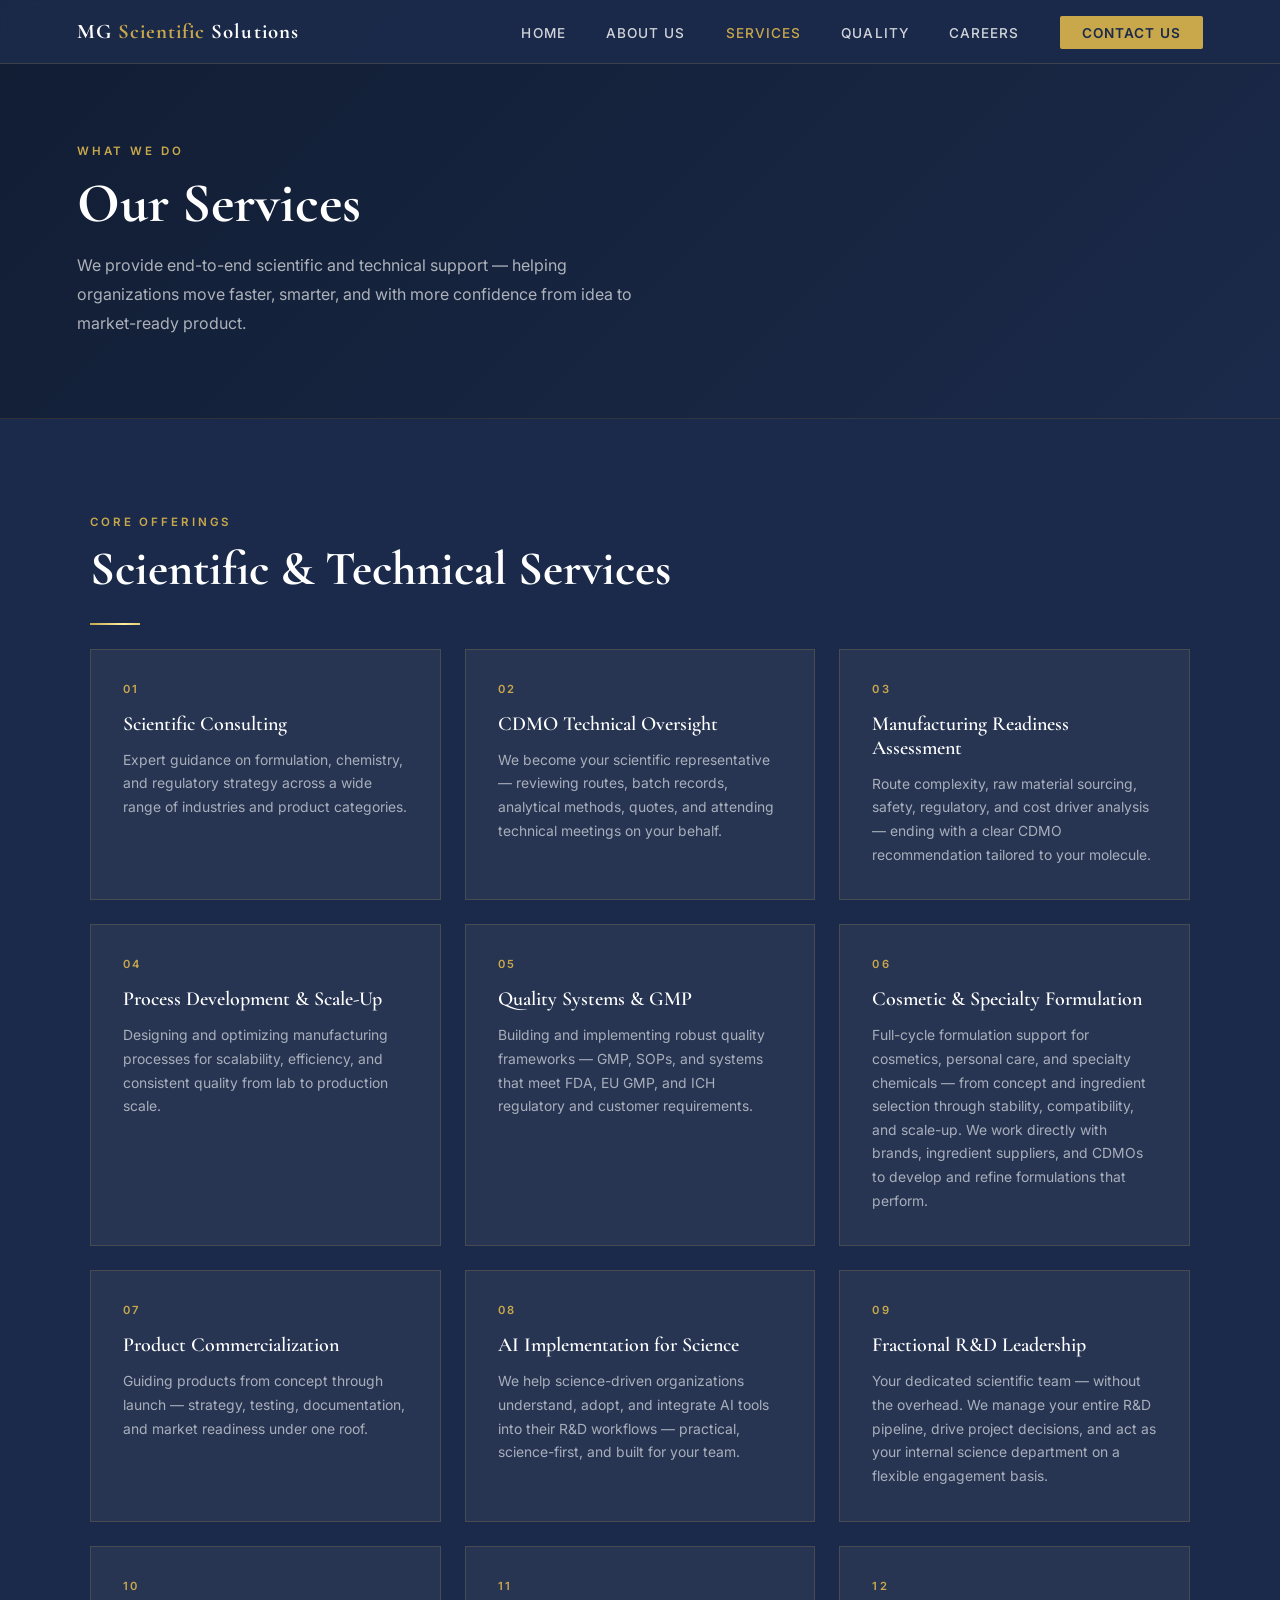
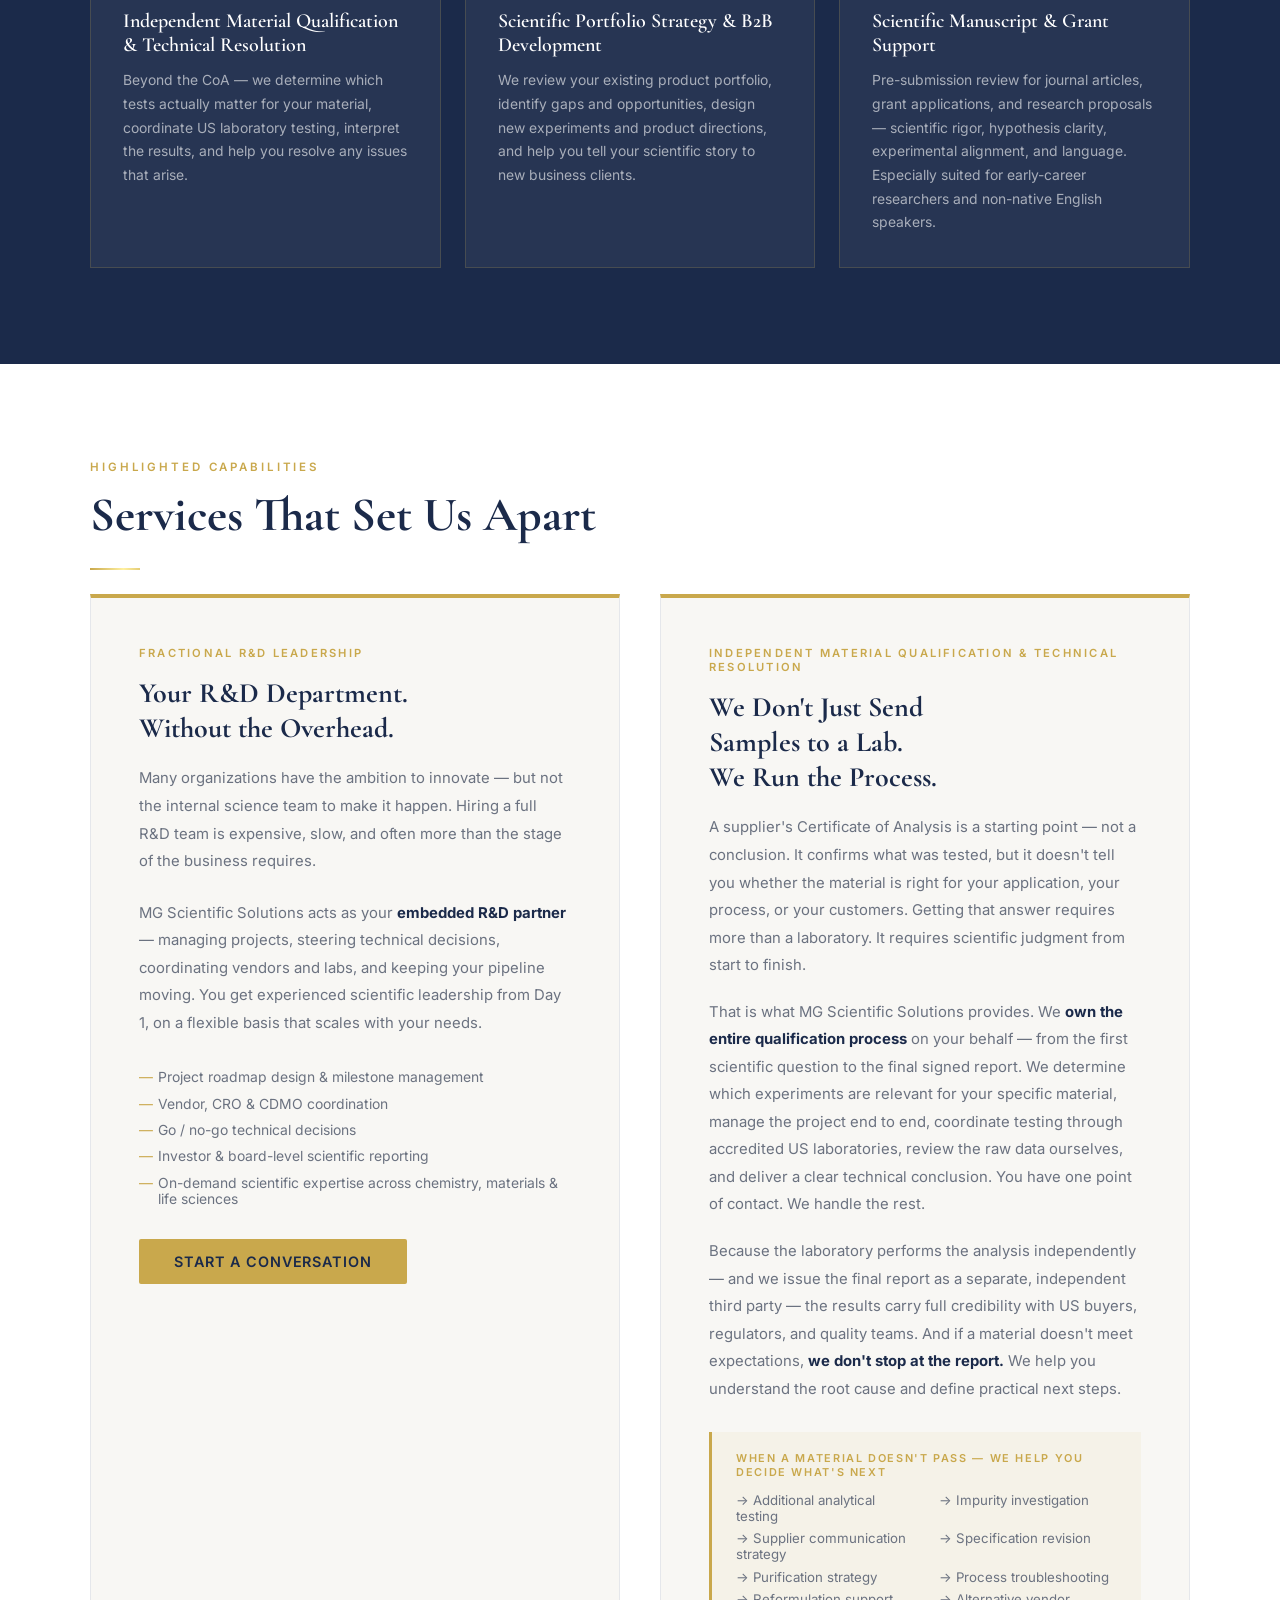
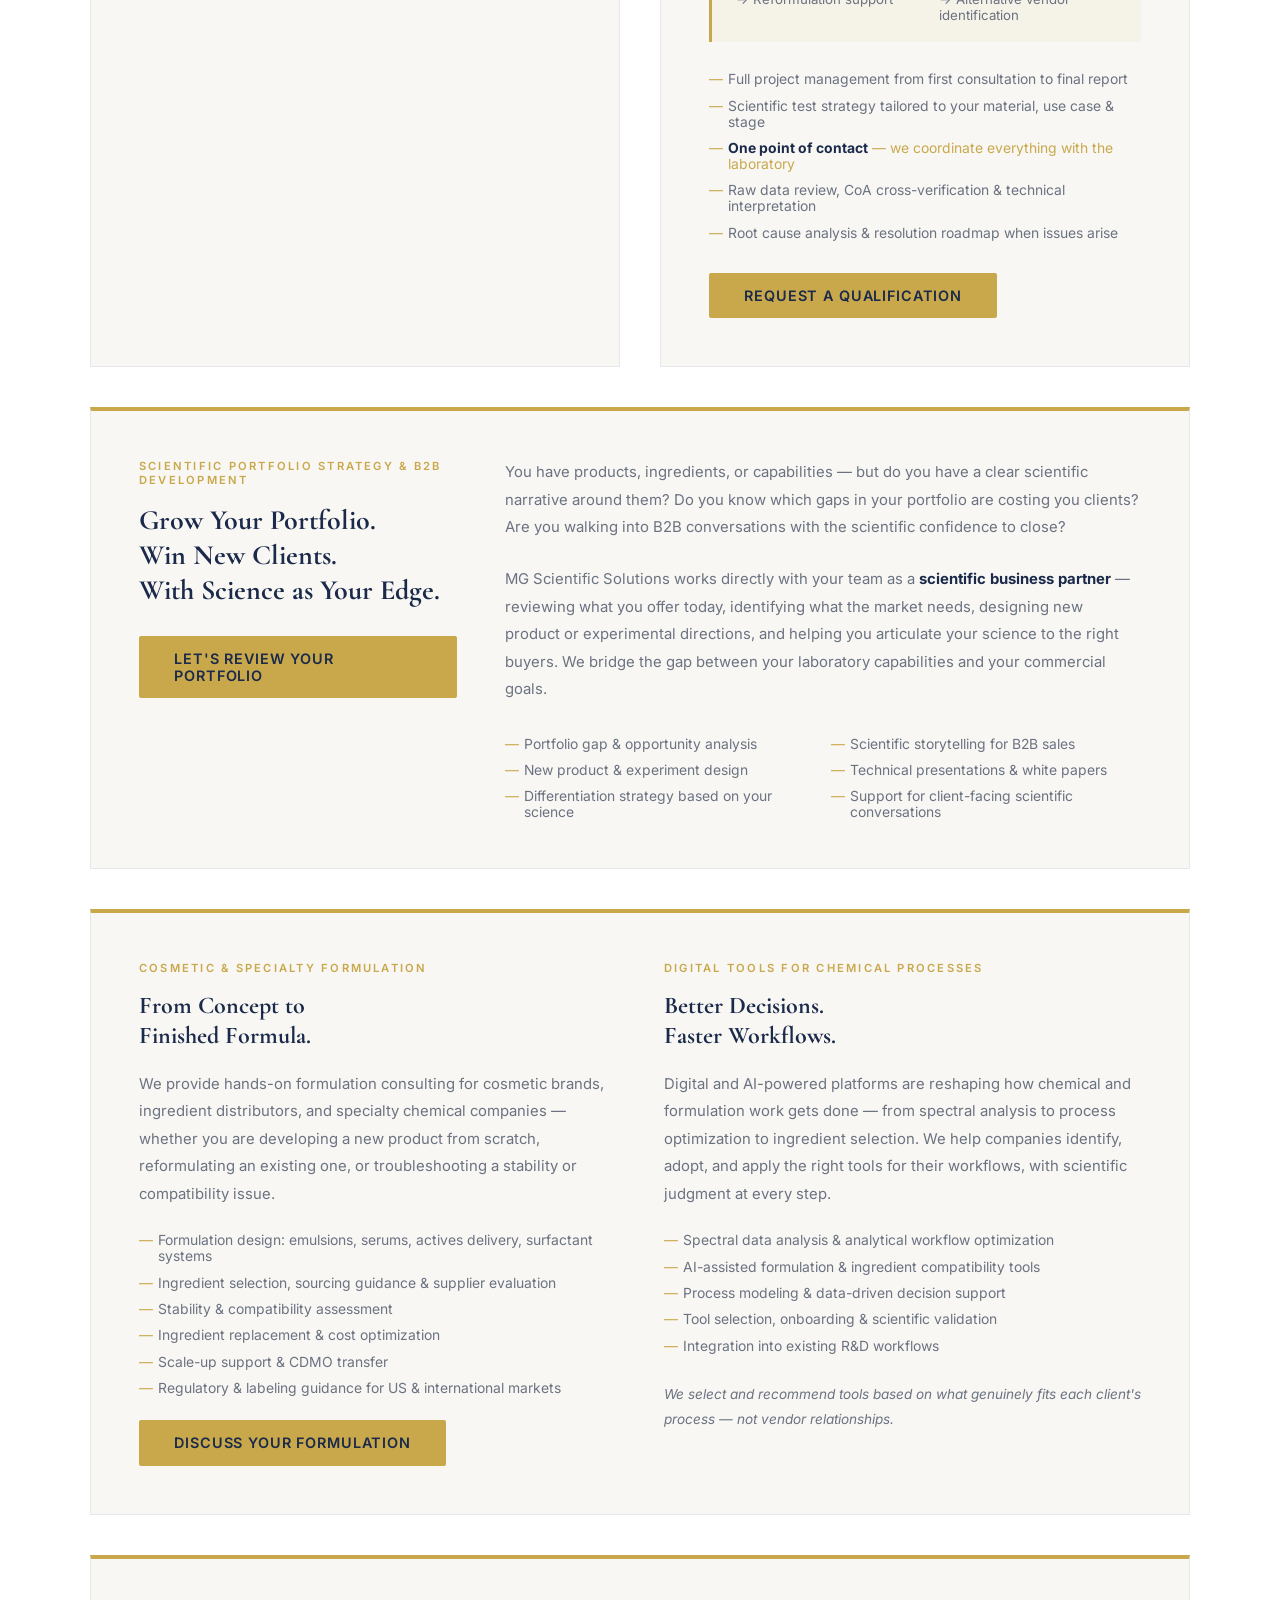
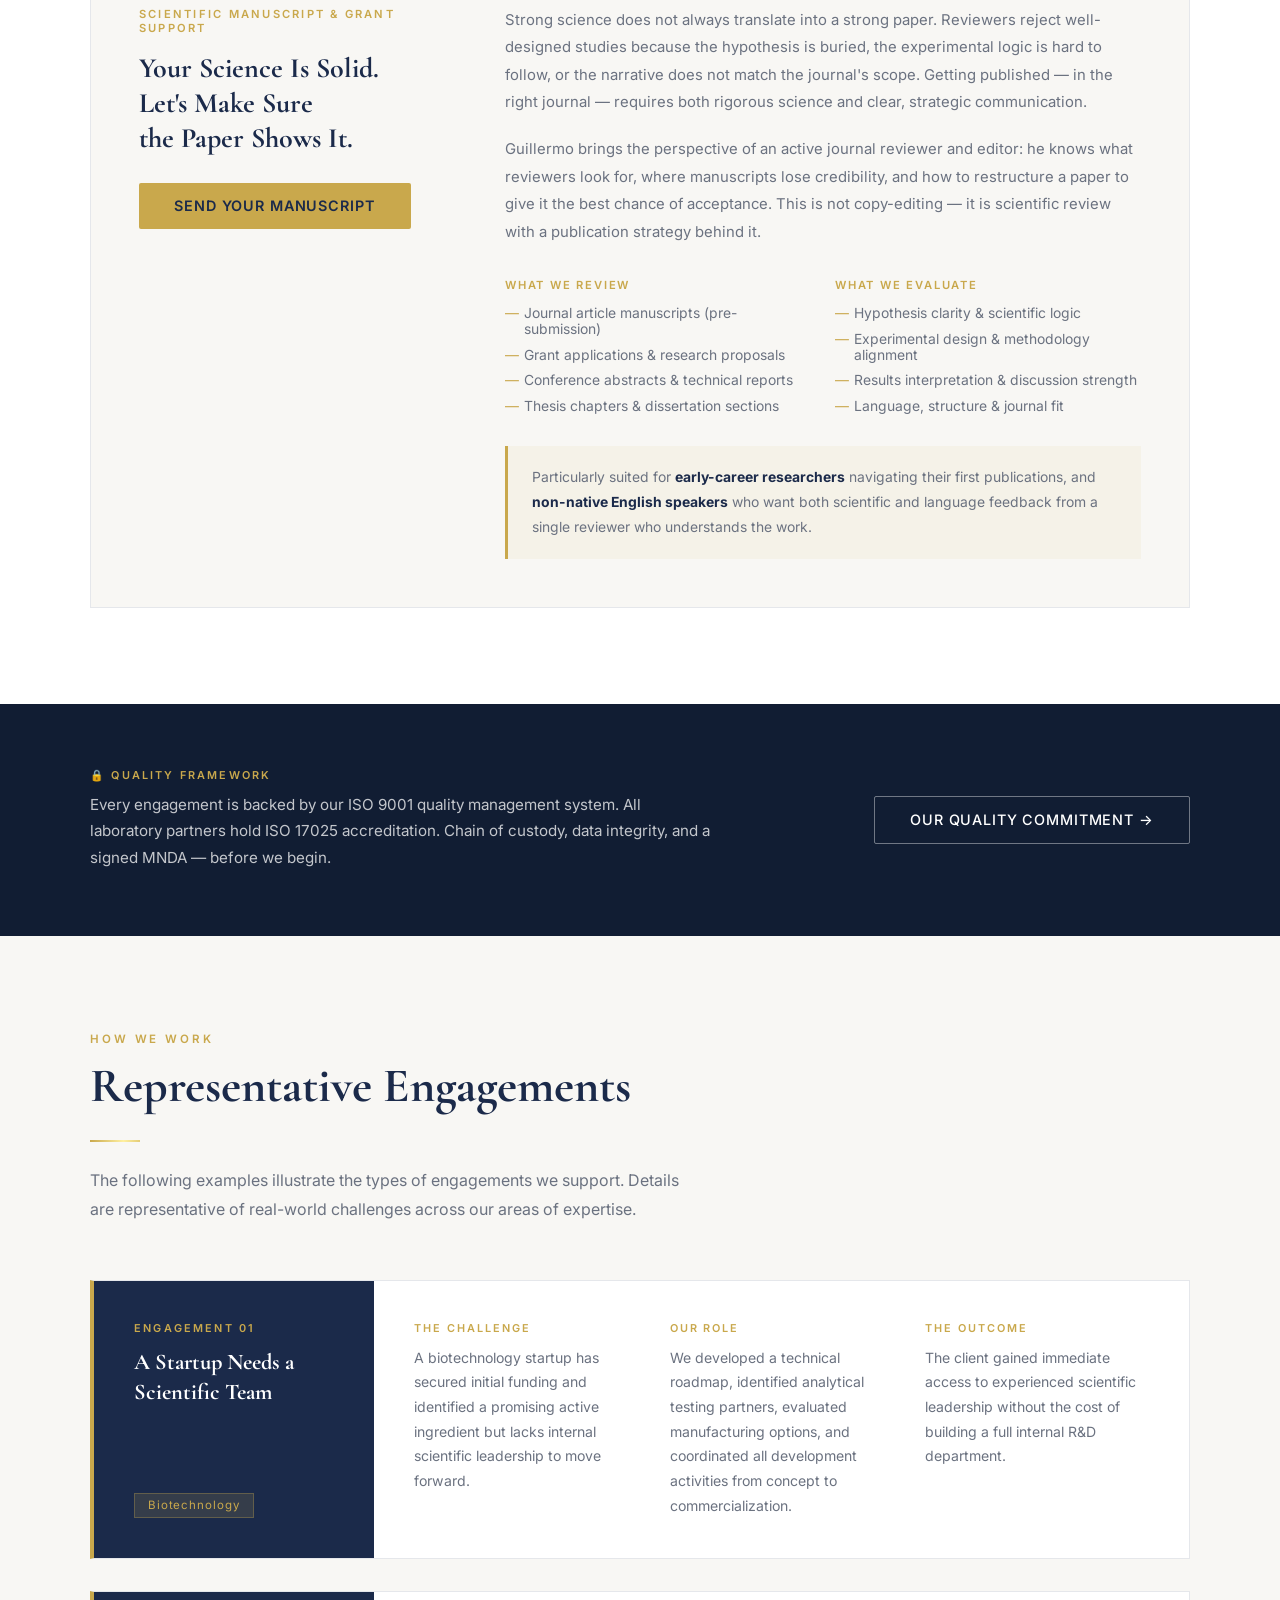
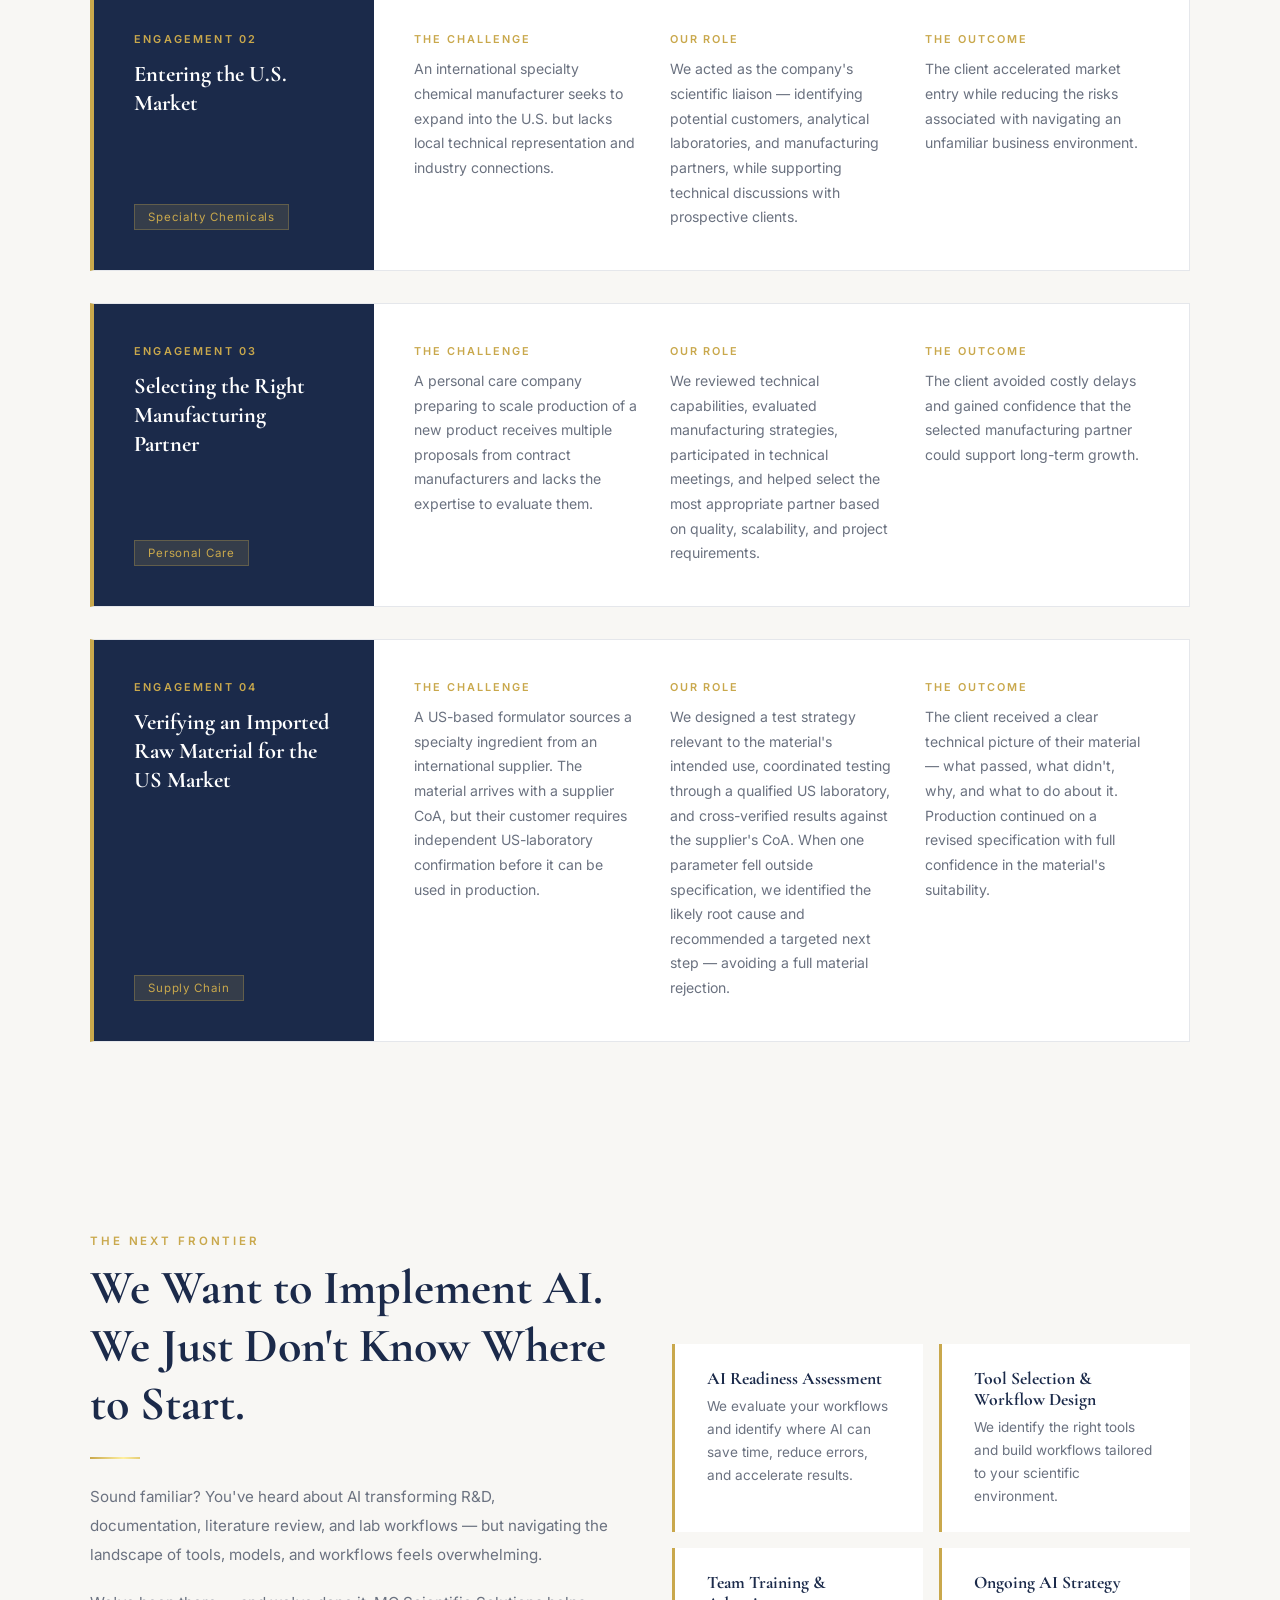
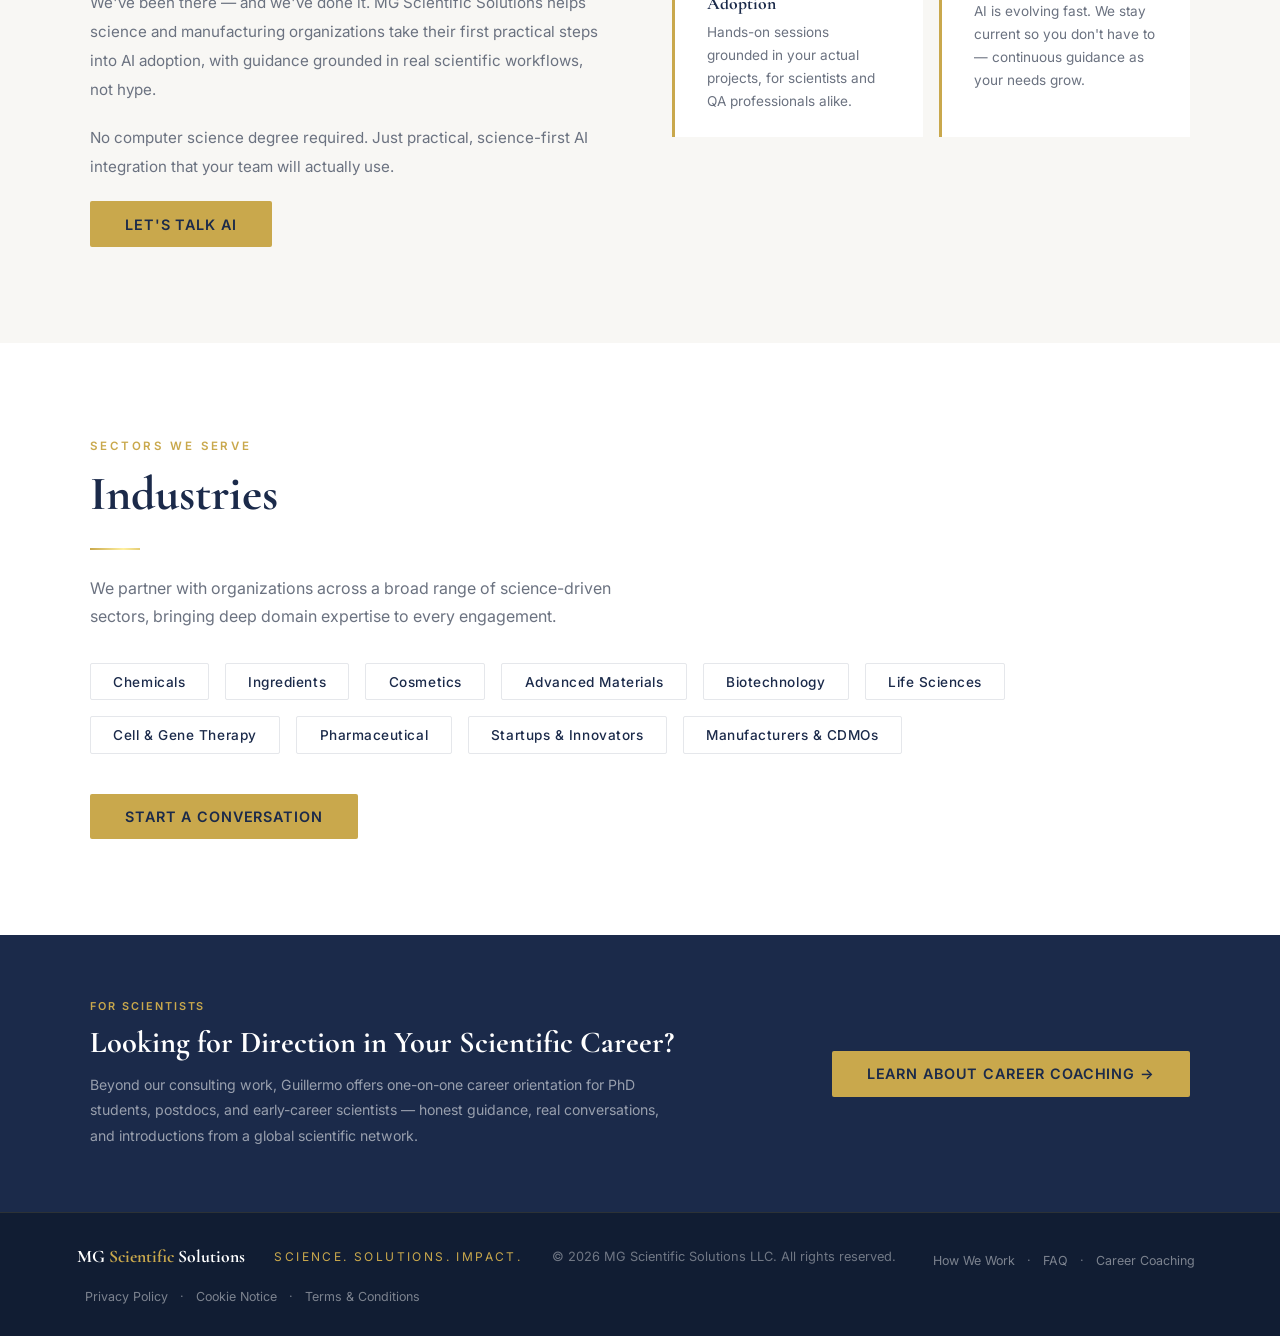
<file: services.html>
﻿<!DOCTYPE html>
<html lang="en">
<head>
  <meta charset="UTF-8" />
  <meta name="viewport" content="width=device-width, initial-scale=1.0" />
  <title>Services | MG Scientific Solutions</title>
  <meta name="description" content="Independent scientific consulting: CDMO oversight, material qualification, fractional R&D, quality systems, cosmetic formulation, process development, manuscript & grant support, and digital tools for chemical processes." />
  <meta name="robots" content="index, follow" />
  <link rel="canonical" href="https://mgscientificsolutions.com/services.html" />
  <meta property="og:type" content="website" />
  <meta property="og:url" content="https://mgscientificsolutions.com/services.html" />
  <meta property="og:title" content="Services | MG Scientific Solutions" />
  <meta property="og:description" content="Independent scientific consulting: CDMO oversight, material qualification, fractional R&D, quality systems, formulation, process development, and AI implementation." />
  <meta property="og:site_name" content="MG Scientific Solutions" />
  <meta name="twitter:card" content="summary_large_image" />
  <meta name="twitter:title" content="Services | MG Scientific Solutions" />
  <meta name="twitter:description" content="From material qualification to fractional R&D — independent scientific consulting services across chemistry, life sciences, and advanced materials." />
  <link href="https://fonts.googleapis.com/css2?family=Cormorant+Garamond:wght@400;600;700&family=Inter:wght@300;400;500;600&display=swap" rel="stylesheet" />
  <link rel="stylesheet" href="styles.css" />
  <style>
    .ai-grid { display: grid; grid-template-columns: 1fr 1fr; gap: 1rem; }
    .ai-card { background: var(--white); border-left: 3px solid var(--gold); padding: 1.5rem 2rem; }
    .ai-card h3 { font-family: 'Cormorant Garamond', serif; font-size: 1.1rem; font-weight: 700; color: var(--navy); margin-bottom: 0.4rem; }
    .ai-card p { font-size: 0.85rem; color: var(--gray); line-height: 1.7; }
    @media (max-width: 768px) { .ai-grid { grid-template-columns: 1fr; } }
    .expanded-grid { display: grid; grid-template-columns: 1fr 1fr; gap: 2.5rem; }
    @media (max-width: 900px) {
      .expanded-grid { grid-template-columns: 1fr; }
      .portfolio-inner { grid-template-columns: 1fr !important; }
      .portfolio-lists { grid-template-columns: 1fr !important; }
      .qms-grid { grid-template-columns: 1fr !important; gap: 2.5rem !important; }
    }
  </style>
</head>
<body>

  <nav>
    <a href="index.html" class="nav-logo">MG <span>Scientific</span> Solutions</a>
    <ul class="nav-links">
      <li><a href="index.html">Home</a></li>
      <li><a href="about.html">About Us</a></li>
      <li><a href="services.html" class="active">Services</a></li>
      <li><a href="quality.html">Quality</a></li>
      <li><a href="careers.html">Careers</a></li>
      <li><a href="contact.html" class="nav-cta">Contact Us</a></li>
    </ul>
  </nav>

  <!-- PAGE HERO -->
  <div class="page-hero">
    <div class="section-label">What We Do</div>
    <h1>Our Services</h1>
    <p>We provide end-to-end scientific and technical support — helping organizations move faster, smarter, and with more confidence from idea to market-ready product.</p>
  </div>

  <!-- SERVICES -->
  <section style="background:var(--navy);">
    <div style="max-width:1100px; margin:0 auto;">
      <div class="section-label">Core Offerings</div>
      <h2 class="section-title" style="color:var(--white);">Scientific &amp; Technical Services</h2>
      <div class="divider"></div>
      <div class="services-grid">
        <div class="service-card">
          <div class="service-num">01</div>
          <h3>Scientific Consulting</h3>
          <p>Expert guidance on formulation, chemistry, and regulatory strategy across a wide range of industries and product categories.</p>
        </div>
        <div class="service-card">
          <div class="service-num">02</div>
          <h3>CDMO Technical Oversight</h3>
          <p>We become your scientific representative — reviewing routes, batch records, analytical methods, quotes, and attending technical meetings on your behalf.</p>
        </div>
        <div class="service-card">
          <div class="service-num">03</div>
          <h3>Manufacturing Readiness Assessment</h3>
          <p>Route complexity, raw material sourcing, safety, regulatory, and cost driver analysis — ending with a clear CDMO recommendation tailored to your molecule.</p>
        </div>
        <div class="service-card">
          <div class="service-num">04</div>
          <h3>Process Development &amp; Scale-Up</h3>
          <p>Designing and optimizing manufacturing processes for scalability, efficiency, and consistent quality from lab to production scale.</p>
        </div>
        <div class="service-card">
          <div class="service-num">05</div>
          <h3>Quality Systems &amp; GMP</h3>
          <p>Building and implementing robust quality frameworks — GMP, SOPs, and systems that meet FDA, EU GMP, and ICH regulatory and customer requirements.</p>
        </div>
        <div class="service-card">
          <div class="service-num">06</div>
          <h3>Cosmetic &amp; Specialty Formulation</h3>
          <p>Full-cycle formulation support for cosmetics, personal care, and specialty chemicals — from concept and ingredient selection through stability, compatibility, and scale-up. We work directly with brands, ingredient suppliers, and CDMOs to develop and refine formulations that perform.</p>
        </div>
        <div class="service-card">
          <div class="service-num">07</div>
          <h3>Product Commercialization</h3>
          <p>Guiding products from concept through launch — strategy, testing, documentation, and market readiness under one roof.</p>
        </div>
        <div class="service-card">
          <div class="service-num">08</div>
          <h3>AI Implementation for Science</h3>
          <p>We help science-driven organizations understand, adopt, and integrate AI tools into their R&amp;D workflows — practical, science-first, and built for your team.</p>
        </div>
        <div class="service-card">
          <div class="service-num">09</div>
          <h3>Fractional R&amp;D Leadership</h3>
          <p>Your dedicated scientific team — without the overhead. We manage your entire R&amp;D pipeline, drive project decisions, and act as your internal science department on a flexible engagement basis.</p>
        </div>
        <div class="service-card">
          <div class="service-num">10</div>
          <h3>Independent Material Qualification &amp; Technical Resolution</h3>
          <p>Beyond the CoA — we determine which tests actually matter for your material, coordinate US laboratory testing, interpret the results, and help you resolve any issues that arise.</p>
        </div>
        <div class="service-card">
          <div class="service-num">11</div>
          <h3>Scientific Portfolio Strategy &amp; B2B Development</h3>
          <p>We review your existing product portfolio, identify gaps and opportunities, design new experiments and product directions, and help you tell your scientific story to new business clients.</p>
        </div>
        <div class="service-card">
          <div class="service-num">12</div>
          <h3>Scientific Manuscript &amp; Grant Support</h3>
          <p>Pre-submission review for journal articles, grant applications, and research proposals — scientific rigor, hypothesis clarity, experimental alignment, and language. Especially suited for early-career researchers and non-native English speakers.</p>
        </div>
      </div>
    </div>
  </section>

  <!-- EXPANDED SERVICES: FRACTIONAL R&D + US QUALIFICATION -->
  <section style="background:var(--white); padding:6rem 6%;">
    <div style="max-width:1100px; margin:0 auto;">
      <div class="section-label fade-up">Highlighted Capabilities</div>
      <h2 class="section-title fade-up delay-1">Services That Set Us Apart</h2>
      <div class="divider fade-up delay-2"></div>

      <div class="expanded-grid" style="margin-top:1rem;">

        <!-- Fractional R&D -->
        <div class="fade-up delay-1" style="border:1px solid var(--light-gray); border-top:4px solid var(--gold); padding:3rem; background:var(--off-white);">
          <div style="font-size:0.7rem; letter-spacing:0.2em; text-transform:uppercase; color:var(--gold); font-weight:600; margin-bottom:1rem;">Fractional R&amp;D Leadership</div>
          <h3 style="font-family:'Cormorant Garamond',serif; font-size:1.75rem; font-weight:700; color:var(--navy); line-height:1.25; margin-bottom:1.2rem;">Your R&amp;D Department.<br/>Without the Overhead.</h3>
          <p style="color:var(--gray); line-height:1.85; font-size:0.93rem; margin-bottom:1.5rem;">Many organizations have the ambition to innovate — but not the internal science team to make it happen. Hiring a full R&amp;D team is expensive, slow, and often more than the stage of the business requires.</p>
          <p style="color:var(--gray); line-height:1.85; font-size:0.93rem; margin-bottom:2rem;">MG Scientific Solutions acts as your <strong style="color:var(--navy);">embedded R&amp;D partner</strong> — managing projects, steering technical decisions, coordinating vendors and labs, and keeping your pipeline moving. You get experienced scientific leadership from Day 1, on a flexible basis that scales with your needs.</p>
          <ul style="list-style:none; display:flex; flex-direction:column; gap:0.65rem; margin-bottom:2rem;">
            <li style="font-size:0.87rem; color:var(--gray); padding-left:1.2rem; position:relative;"><span style="position:absolute;left:0;color:var(--gold);">—</span>Project roadmap design &amp; milestone management</li>
            <li style="font-size:0.87rem; color:var(--gray); padding-left:1.2rem; position:relative;"><span style="position:absolute;left:0;color:var(--gold);">—</span>Vendor, CRO &amp; CDMO coordination</li>
            <li style="font-size:0.87rem; color:var(--gray); padding-left:1.2rem; position:relative;"><span style="position:absolute;left:0;color:var(--gold);">—</span>Go / no-go technical decisions</li>
            <li style="font-size:0.87rem; color:var(--gray); padding-left:1.2rem; position:relative;"><span style="position:absolute;left:0;color:var(--gold);">—</span>Investor &amp; board-level scientific reporting</li>
            <li style="font-size:0.87rem; color:var(--gray); padding-left:1.2rem; position:relative;"><span style="position:absolute;left:0;color:var(--gold);">—</span>On-demand scientific expertise across chemistry, materials &amp; life sciences</li>
          </ul>
          <a href="contact.html" class="btn-primary" style="display:inline-block;">Start a Conversation</a>
        </div>

        <!-- Independent Material Qualification -->
        <div class="fade-up delay-2" style="border:1px solid var(--light-gray); border-top:4px solid var(--gold); padding:3rem; background:var(--off-white);">
          <div style="font-size:0.7rem; letter-spacing:0.2em; text-transform:uppercase; color:var(--gold); font-weight:600; margin-bottom:1rem;">Independent Material Qualification &amp; Technical Resolution</div>
          <h3 style="font-family:'Cormorant Garamond',serif; font-size:1.75rem; font-weight:700; color:var(--navy); line-height:1.25; margin-bottom:1.2rem;">We Don't Just Send<br/>Samples to a Lab.<br/>We Run the Process.</h3>
          <p style="color:var(--gray); line-height:1.85; font-size:0.93rem; margin-bottom:1.2rem;">A supplier's Certificate of Analysis is a starting point — not a conclusion. It confirms what was tested, but it doesn't tell you whether the material is right for your application, your process, or your customers. Getting that answer requires more than a laboratory. It requires scientific judgment from start to finish.</p>
          <p style="color:var(--gray); line-height:1.85; font-size:0.93rem; margin-bottom:1.2rem;">That is what MG Scientific Solutions provides. We <strong style="color:var(--navy);">own the entire qualification process</strong> on your behalf — from the first scientific question to the final signed report. We determine which experiments are relevant for your specific material, manage the project end to end, coordinate testing through accredited US laboratories, review the raw data ourselves, and deliver a clear technical conclusion. You have one point of contact. We handle the rest.</p>
          <p style="color:var(--gray); line-height:1.85; font-size:0.93rem; margin-bottom:1.8rem;">Because the laboratory performs the analysis independently — and we issue the final report as a separate, independent third party — the results carry full credibility with US buyers, regulators, and quality teams. And if a material doesn't meet expectations, <strong style="color:var(--navy);">we don't stop at the report.</strong> We help you understand the root cause and define practical next steps.</p>
          <div style="background:rgba(201,168,76,0.07); border-left:3px solid var(--gold); padding:1.2rem 1.5rem; margin-bottom:1.8rem;">
            <div style="font-size:0.68rem; letter-spacing:0.15em; text-transform:uppercase; color:var(--gold); font-weight:600; margin-bottom:0.8rem;">When a material doesn't pass — we help you decide what's next</div>
            <div style="display:grid; grid-template-columns:1fr 1fr; gap:0.4rem 1.5rem;">
              <span style="font-size:0.83rem; color:var(--gray);">→ Additional analytical testing</span>
              <span style="font-size:0.83rem; color:var(--gray);">→ Impurity investigation</span>
              <span style="font-size:0.83rem; color:var(--gray);">→ Supplier communication strategy</span>
              <span style="font-size:0.83rem; color:var(--gray);">→ Specification revision</span>
              <span style="font-size:0.83rem; color:var(--gray);">→ Purification strategy</span>
              <span style="font-size:0.83rem; color:var(--gray);">→ Process troubleshooting</span>
              <span style="font-size:0.83rem; color:var(--gray);">→ Reformulation support</span>
              <span style="font-size:0.83rem; color:var(--gray);">→ Alternative vendor identification</span>
            </div>
          </div>
          <ul style="list-style:none; display:flex; flex-direction:column; gap:0.65rem; margin-bottom:2rem;">
            <li style="font-size:0.87rem; color:var(--gray); padding-left:1.2rem; position:relative;"><span style="position:absolute;left:0;color:var(--gold);">—</span>Full project management from first consultation to final report</li>
            <li style="font-size:0.87rem; color:var(--gray); padding-left:1.2rem; position:relative;"><span style="position:absolute;left:0;color:var(--gold);">—</span>Scientific test strategy tailored to your material, use case &amp; stage</li>
            <li style="font-size:0.87rem; color:var(--gold); padding-left:1.2rem; position:relative;"><span style="position:absolute;left:0;color:var(--gold);">—</span><strong style="color:var(--navy);">One point of contact</strong> — we coordinate everything with the laboratory</li>
            <li style="font-size:0.87rem; color:var(--gray); padding-left:1.2rem; position:relative;"><span style="position:absolute;left:0;color:var(--gold);">—</span>Raw data review, CoA cross-verification &amp; technical interpretation</li>
            <li style="font-size:0.87rem; color:var(--gray); padding-left:1.2rem; position:relative;"><span style="position:absolute;left:0;color:var(--gold);">—</span>Root cause analysis &amp; resolution roadmap when issues arise</li>
          </ul>
          <a href="contact.html" class="btn-primary" style="display:inline-block;">Request a Qualification</a>
        </div>

      </div>

      <!-- Scientific Portfolio Strategy — full width -->
      <div class="fade-up" style="border:1px solid var(--light-gray); border-top:4px solid var(--gold); padding:3rem; background:var(--off-white); margin-top:2.5rem;">
        <div class="portfolio-inner" style="display:grid; grid-template-columns:1fr 2fr; gap:3rem; align-items:start;">
          <div>
            <div style="font-size:0.7rem; letter-spacing:0.2em; text-transform:uppercase; color:var(--gold); font-weight:600; margin-bottom:1rem;">Scientific Portfolio Strategy &amp; B2B Development</div>
            <h3 style="font-family:'Cormorant Garamond',serif; font-size:1.75rem; font-weight:700; color:var(--navy); line-height:1.25; margin-bottom:1.2rem;">Grow Your Portfolio.<br/>Win New Clients.<br/>With Science as Your Edge.</h3>
            <a href="contact.html" class="btn-primary" style="display:inline-block; margin-top:0.5rem;">Let's Review Your Portfolio</a>
          </div>
          <div>
            <p style="color:var(--gray); line-height:1.85; font-size:0.93rem; margin-bottom:1.5rem;">You have products, ingredients, or capabilities — but do you have a clear scientific narrative around them? Do you know which gaps in your portfolio are costing you clients? Are you walking into B2B conversations with the scientific confidence to close?</p>
            <p style="color:var(--gray); line-height:1.85; font-size:0.93rem; margin-bottom:2rem;">MG Scientific Solutions works directly with your team as a <strong style="color:var(--navy);">scientific business partner</strong> — reviewing what you offer today, identifying what the market needs, designing new product or experimental directions, and helping you articulate your science to the right buyers. We bridge the gap between your laboratory capabilities and your commercial goals.</p>
            <div class="portfolio-lists" style="display:grid; grid-template-columns:1fr 1fr; gap:1rem;">
              <ul style="list-style:none; display:flex; flex-direction:column; gap:0.65rem;">
                <li style="font-size:0.87rem; color:var(--gray); padding-left:1.2rem; position:relative;"><span style="position:absolute;left:0;color:var(--gold);">—</span>Portfolio gap &amp; opportunity analysis</li>
                <li style="font-size:0.87rem; color:var(--gray); padding-left:1.2rem; position:relative;"><span style="position:absolute;left:0;color:var(--gold);">—</span>New product &amp; experiment design</li>
                <li style="font-size:0.87rem; color:var(--gray); padding-left:1.2rem; position:relative;"><span style="position:absolute;left:0;color:var(--gold);">—</span>Differentiation strategy based on your science</li>
              </ul>
              <ul style="list-style:none; display:flex; flex-direction:column; gap:0.65rem;">
                <li style="font-size:0.87rem; color:var(--gray); padding-left:1.2rem; position:relative;"><span style="position:absolute;left:0;color:var(--gold);">—</span>Scientific storytelling for B2B sales</li>
                <li style="font-size:0.87rem; color:var(--gray); padding-left:1.2rem; position:relative;"><span style="position:absolute;left:0;color:var(--gold);">—</span>Technical presentations &amp; white papers</li>
                <li style="font-size:0.87rem; color:var(--gray); padding-left:1.2rem; position:relative;"><span style="position:absolute;left:0;color:var(--gold);">—</span>Support for client-facing scientific conversations</li>
              </ul>
            </div>
          </div>
        </div>
      </div>

      <!-- Cosmetic Formulation + Digital Tools — full width -->
      <div class="fade-up" style="border:1px solid var(--light-gray); border-top:4px solid var(--gold); padding:3rem; background:var(--off-white); margin-top:2.5rem;">
        <div style="display:grid; grid-template-columns:1fr 1fr; gap:3rem; align-items:start;" class="formulation-tools-grid">

          <!-- Cosmetic Formulation -->
          <div>
            <div style="font-size:0.7rem; letter-spacing:0.2em; text-transform:uppercase; color:var(--gold); font-weight:600; margin-bottom:1rem;">Cosmetic &amp; Specialty Formulation</div>
            <h3 style="font-family:'Cormorant Garamond',serif; font-size:1.5rem; font-weight:700; color:var(--navy); line-height:1.25; margin-bottom:1.2rem;">From Concept to<br/>Finished Formula.</h3>
            <p style="color:var(--gray); line-height:1.85; font-size:0.93rem; margin-bottom:1.5rem;">We provide hands-on formulation consulting for cosmetic brands, ingredient distributors, and specialty chemical companies — whether you are developing a new product from scratch, reformulating an existing one, or troubleshooting a stability or compatibility issue.</p>
            <ul style="list-style:none; display:flex; flex-direction:column; gap:0.65rem; margin-bottom:1.5rem;">
              <li style="font-size:0.87rem; color:var(--gray); padding-left:1.2rem; position:relative;"><span style="position:absolute;left:0;color:var(--gold);">—</span>Formulation design: emulsions, serums, actives delivery, surfactant systems</li>
              <li style="font-size:0.87rem; color:var(--gray); padding-left:1.2rem; position:relative;"><span style="position:absolute;left:0;color:var(--gold);">—</span>Ingredient selection, sourcing guidance &amp; supplier evaluation</li>
              <li style="font-size:0.87rem; color:var(--gray); padding-left:1.2rem; position:relative;"><span style="position:absolute;left:0;color:var(--gold);">—</span>Stability &amp; compatibility assessment</li>
              <li style="font-size:0.87rem; color:var(--gray); padding-left:1.2rem; position:relative;"><span style="position:absolute;left:0;color:var(--gold);">—</span>Ingredient replacement &amp; cost optimization</li>
              <li style="font-size:0.87rem; color:var(--gray); padding-left:1.2rem; position:relative;"><span style="position:absolute;left:0;color:var(--gold);">—</span>Scale-up support &amp; CDMO transfer</li>
              <li style="font-size:0.87rem; color:var(--gray); padding-left:1.2rem; position:relative;"><span style="position:absolute;left:0;color:var(--gold);">—</span>Regulatory &amp; labeling guidance for US &amp; international markets</li>
            </ul>
            <a href="contact.html" class="btn-primary" style="display:inline-block;">Discuss Your Formulation</a>
          </div>

          <!-- Digital Tools for Chemical Processes -->
          <div>
            <div style="font-size:0.7rem; letter-spacing:0.2em; text-transform:uppercase; color:var(--gold); font-weight:600; margin-bottom:1rem;">Digital Tools for Chemical Processes</div>
            <h3 style="font-family:'Cormorant Garamond',serif; font-size:1.5rem; font-weight:700; color:var(--navy); line-height:1.25; margin-bottom:1.2rem;">Better Decisions.<br/>Faster Workflows.</h3>
            <p style="color:var(--gray); line-height:1.85; font-size:0.93rem; margin-bottom:1.5rem;">Digital and AI-powered platforms are reshaping how chemical and formulation work gets done — from spectral analysis to process optimization to ingredient selection. We help companies identify, adopt, and apply the right tools for their workflows, with scientific judgment at every step.</p>
            <ul style="list-style:none; display:flex; flex-direction:column; gap:0.65rem; margin-bottom:1.8rem;">
              <li style="font-size:0.87rem; color:var(--gray); padding-left:1.2rem; position:relative;"><span style="position:absolute;left:0;color:var(--gold);">—</span>Spectral data analysis &amp; analytical workflow optimization</li>
              <li style="font-size:0.87rem; color:var(--gray); padding-left:1.2rem; position:relative;"><span style="position:absolute;left:0;color:var(--gold);">—</span>AI-assisted formulation &amp; ingredient compatibility tools</li>
              <li style="font-size:0.87rem; color:var(--gray); padding-left:1.2rem; position:relative;"><span style="position:absolute;left:0;color:var(--gold);">—</span>Process modeling &amp; data-driven decision support</li>
              <li style="font-size:0.87rem; color:var(--gray); padding-left:1.2rem; position:relative;"><span style="position:absolute;left:0;color:var(--gold);">—</span>Tool selection, onboarding &amp; scientific validation</li>
              <li style="font-size:0.87rem; color:var(--gray); padding-left:1.2rem; position:relative;"><span style="position:absolute;left:0;color:var(--gold);">—</span>Integration into existing R&amp;D workflows</li>
            </ul>
            <p style="font-size:0.85rem; color:var(--gray); line-height:1.8; font-style:italic;">We select and recommend tools based on what genuinely fits each client's process — not vendor relationships.</p>
          </div>

        </div>
      </div>

      <!-- Scientific Manuscript & Grant Support — full width -->
      <div class="fade-up" style="border:1px solid var(--light-gray); border-top:4px solid var(--gold); padding:3rem; background:var(--off-white); margin-top:2.5rem;">
        <div style="display:grid; grid-template-columns:1fr 2fr; gap:3rem; align-items:start;" class="manuscript-inner">
          <div>
            <div style="font-size:0.7rem; letter-spacing:0.2em; text-transform:uppercase; color:var(--gold); font-weight:600; margin-bottom:1rem;">Scientific Manuscript &amp; Grant Support</div>
            <h3 style="font-family:'Cormorant Garamond',serif; font-size:1.75rem; font-weight:700; color:var(--navy); line-height:1.25; margin-bottom:1.2rem;">Your Science Is Solid.<br/>Let's Make Sure<br/>the Paper Shows It.</h3>
            <a href="contact.html" class="btn-primary" style="display:inline-block; margin-top:0.5rem;">Send Your Manuscript</a>
          </div>
          <div>
            <p style="color:var(--gray); line-height:1.85; font-size:0.93rem; margin-bottom:1.2rem;">Strong science does not always translate into a strong paper. Reviewers reject well-designed studies because the hypothesis is buried, the experimental logic is hard to follow, or the narrative does not match the journal's scope. Getting published — in the right journal — requires both rigorous science and clear, strategic communication.</p>
            <p style="color:var(--gray); line-height:1.85; font-size:0.93rem; margin-bottom:2rem;">Guillermo brings the perspective of an active journal reviewer and editor: he knows what reviewers look for, where manuscripts lose credibility, and how to restructure a paper to give it the best chance of acceptance. This is not copy-editing — it is scientific review with a publication strategy behind it.</p>

            <div style="display:grid; grid-template-columns:1fr 1fr; gap:1.5rem; margin-bottom:2rem;" class="portfolio-lists">
              <div>
                <div style="font-size:0.7rem; letter-spacing:0.16em; text-transform:uppercase; color:var(--gold); font-weight:600; margin-bottom:0.8rem;">What We Review</div>
                <ul style="list-style:none; display:flex; flex-direction:column; gap:0.6rem;">
                  <li style="font-size:0.87rem; color:var(--gray); padding-left:1.2rem; position:relative;"><span style="position:absolute;left:0;color:var(--gold);">—</span>Journal article manuscripts (pre-submission)</li>
                  <li style="font-size:0.87rem; color:var(--gray); padding-left:1.2rem; position:relative;"><span style="position:absolute;left:0;color:var(--gold);">—</span>Grant applications &amp; research proposals</li>
                  <li style="font-size:0.87rem; color:var(--gray); padding-left:1.2rem; position:relative;"><span style="position:absolute;left:0;color:var(--gold);">—</span>Conference abstracts &amp; technical reports</li>
                  <li style="font-size:0.87rem; color:var(--gray); padding-left:1.2rem; position:relative;"><span style="position:absolute;left:0;color:var(--gold);">—</span>Thesis chapters &amp; dissertation sections</li>
                </ul>
              </div>
              <div>
                <div style="font-size:0.7rem; letter-spacing:0.16em; text-transform:uppercase; color:var(--gold); font-weight:600; margin-bottom:0.8rem;">What We Evaluate</div>
                <ul style="list-style:none; display:flex; flex-direction:column; gap:0.6rem;">
                  <li style="font-size:0.87rem; color:var(--gray); padding-left:1.2rem; position:relative;"><span style="position:absolute;left:0;color:var(--gold);">—</span>Hypothesis clarity &amp; scientific logic</li>
                  <li style="font-size:0.87rem; color:var(--gray); padding-left:1.2rem; position:relative;"><span style="position:absolute;left:0;color:var(--gold);">—</span>Experimental design &amp; methodology alignment</li>
                  <li style="font-size:0.87rem; color:var(--gray); padding-left:1.2rem; position:relative;"><span style="position:absolute;left:0;color:var(--gold);">—</span>Results interpretation &amp; discussion strength</li>
                  <li style="font-size:0.87rem; color:var(--gray); padding-left:1.2rem; position:relative;"><span style="position:absolute;left:0;color:var(--gold);">—</span>Language, structure &amp; journal fit</li>
                </ul>
              </div>
            </div>

            <div style="background:rgba(201,168,76,0.07); border-left:3px solid var(--gold); padding:1.2rem 1.5rem;">
              <p style="font-size:0.87rem; color:var(--gray); line-height:1.8; margin:0;">Particularly suited for <strong style="color:var(--navy);">early-career researchers</strong> navigating their first publications, and <strong style="color:var(--navy);">non-native English speakers</strong> who want both scientific and language feedback from a single reviewer who understands the work.</p>
            </div>
          </div>
        </div>
      </div>

    </div>
  </section>

  <!-- QUALITY TEASER -->
  <section style="background:var(--navy-dark); padding:4rem 6%;">
    <div style="max-width:1100px; margin:0 auto; display:flex; align-items:center; justify-content:space-between; flex-wrap:wrap; gap:2rem;">
      <div class="fade-up">
        <div style="font-size:0.68rem; letter-spacing:0.2em; text-transform:uppercase; color:var(--gold); font-weight:600; margin-bottom:0.6rem;">🔒 Quality Framework</div>
        <p style="color:rgba(255,255,255,0.75); font-size:0.95rem; line-height:1.75; max-width:620px;">Every engagement is backed by our ISO 9001 quality management system. All laboratory partners hold ISO 17025 accreditation. Chain of custody, data integrity, and a signed MNDA — before we begin.</p>
      </div>
      <a href="quality.html" class="btn-outline fade-up delay-1" style="white-space:nowrap;">Our Quality Commitment →</a>
    </div>
  </section>

  <!-- REPRESENTATIVE ENGAGEMENTS -->
  <section style="background:var(--off-white); padding:6rem 6%;">
    <div style="max-width:1100px; margin:0 auto;">
      <div class="section-label fade-up">How We Work</div>
      <h2 class="section-title fade-up delay-1">Representative Engagements</h2>
      <div class="divider fade-up delay-2"></div>
      <p class="fade-up delay-2" style="color:var(--gray); max-width:600px; line-height:1.8; margin-bottom:3.5rem;">The following examples illustrate the types of engagements we support. Details are representative of real-world challenges across our areas of expertise.</p>

      <div style="display:flex; flex-direction:column; gap:2rem;">

        <!-- Engagement 1 -->
        <div class="fade-up engagement-card-inner" style="display:grid; grid-template-columns:280px 1fr; background:var(--white); border:1px solid var(--light-gray); border-left:4px solid var(--gold); overflow:hidden;">
          <div style="background:var(--navy); padding:2.5rem; display:flex; flex-direction:column; justify-content:space-between;">
            <div>
              <div style="font-size:0.68rem; letter-spacing:0.2em; text-transform:uppercase; color:var(--gold); font-weight:600; margin-bottom:0.8rem;">Engagement 01</div>
              <h3 style="font-family:'Cormorant Garamond',serif; font-size:1.4rem; font-weight:700; color:var(--white); line-height:1.3;">A Startup Needs a Scientific Team</h3>
            </div>
            <div style="margin-top:1.5rem;">
              <span style="display:inline-block; background:rgba(201,168,76,0.15); border:1px solid rgba(201,168,76,0.3); color:var(--gold); font-size:0.72rem; padding:0.3rem 0.8rem; letter-spacing:0.08em;">Biotechnology</span>
            </div>
          </div>
          <div class="engagement-cols" style="padding:2.5rem; display:grid; grid-template-columns:1fr 1fr 1fr; gap:2rem;">
            <div>
              <div style="font-size:0.68rem; letter-spacing:0.18em; text-transform:uppercase; color:var(--gold); font-weight:600; margin-bottom:0.7rem;">The Challenge</div>
              <p style="font-size:0.88rem; color:var(--gray); line-height:1.75;">A biotechnology startup has secured initial funding and identified a promising active ingredient but lacks internal scientific leadership to move forward.</p>
            </div>
            <div>
              <div style="font-size:0.68rem; letter-spacing:0.18em; text-transform:uppercase; color:var(--gold); font-weight:600; margin-bottom:0.7rem;">Our Role</div>
              <p style="font-size:0.88rem; color:var(--gray); line-height:1.75;">We developed a technical roadmap, identified analytical testing partners, evaluated manufacturing options, and coordinated all development activities from concept to commercialization.</p>
            </div>
            <div>
              <div style="font-size:0.68rem; letter-spacing:0.18em; text-transform:uppercase; color:var(--gold); font-weight:600; margin-bottom:0.7rem;">The Outcome</div>
              <p style="font-size:0.88rem; color:var(--gray); line-height:1.75;">The client gained immediate access to experienced scientific leadership without the cost of building a full internal R&amp;D department.</p>
            </div>
          </div>
        </div>

        <!-- Engagement 2 -->
        <div class="fade-up delay-1" style="display:grid; grid-template-columns:280px 1fr; background:var(--white); border:1px solid var(--light-gray); border-left:4px solid var(--gold); overflow:hidden;">
          <div style="background:var(--navy); padding:2.5rem; display:flex; flex-direction:column; justify-content:space-between;">
            <div>
              <div style="font-size:0.68rem; letter-spacing:0.2em; text-transform:uppercase; color:var(--gold); font-weight:600; margin-bottom:0.8rem;">Engagement 02</div>
              <h3 style="font-family:'Cormorant Garamond',serif; font-size:1.4rem; font-weight:700; color:var(--white); line-height:1.3;">Entering the U.S. Market</h3>
            </div>
            <div style="margin-top:1.5rem;">
              <span style="display:inline-block; background:rgba(201,168,76,0.15); border:1px solid rgba(201,168,76,0.3); color:var(--gold); font-size:0.72rem; padding:0.3rem 0.8rem; letter-spacing:0.08em;">Specialty Chemicals</span>
            </div>
          </div>
          <div class="engagement-cols" style="padding:2.5rem; display:grid; grid-template-columns:1fr 1fr 1fr; gap:2rem;">
            <div>
              <div style="font-size:0.68rem; letter-spacing:0.18em; text-transform:uppercase; color:var(--gold); font-weight:600; margin-bottom:0.7rem;">The Challenge</div>
              <p style="font-size:0.88rem; color:var(--gray); line-height:1.75;">An international specialty chemical manufacturer seeks to expand into the U.S. but lacks local technical representation and industry connections.</p>
            </div>
            <div>
              <div style="font-size:0.68rem; letter-spacing:0.18em; text-transform:uppercase; color:var(--gold); font-weight:600; margin-bottom:0.7rem;">Our Role</div>
              <p style="font-size:0.88rem; color:var(--gray); line-height:1.75;">We acted as the company's scientific liaison — identifying potential customers, analytical laboratories, and manufacturing partners, while supporting technical discussions with prospective clients.</p>
            </div>
            <div>
              <div style="font-size:0.68rem; letter-spacing:0.18em; text-transform:uppercase; color:var(--gold); font-weight:600; margin-bottom:0.7rem;">The Outcome</div>
              <p style="font-size:0.88rem; color:var(--gray); line-height:1.75;">The client accelerated market entry while reducing the risks associated with navigating an unfamiliar business environment.</p>
            </div>
          </div>
        </div>

        <!-- Engagement 3 -->
        <div class="fade-up delay-1" style="display:grid; grid-template-columns:280px 1fr; background:var(--white); border:1px solid var(--light-gray); border-left:4px solid var(--gold); overflow:hidden;">
          <div style="background:var(--navy); padding:2.5rem; display:flex; flex-direction:column; justify-content:space-between;">
            <div>
              <div style="font-size:0.68rem; letter-spacing:0.2em; text-transform:uppercase; color:var(--gold); font-weight:600; margin-bottom:0.8rem;">Engagement 03</div>
              <h3 style="font-family:'Cormorant Garamond',serif; font-size:1.4rem; font-weight:700; color:var(--white); line-height:1.3;">Selecting the Right Manufacturing Partner</h3>
            </div>
            <div style="margin-top:1.5rem;">
              <span style="display:inline-block; background:rgba(201,168,76,0.15); border:1px solid rgba(201,168,76,0.3); color:var(--gold); font-size:0.72rem; padding:0.3rem 0.8rem; letter-spacing:0.08em;">Personal Care</span>
            </div>
          </div>
          <div class="engagement-cols" style="padding:2.5rem; display:grid; grid-template-columns:1fr 1fr 1fr; gap:2rem;">
            <div>
              <div style="font-size:0.68rem; letter-spacing:0.18em; text-transform:uppercase; color:var(--gold); font-weight:600; margin-bottom:0.7rem;">The Challenge</div>
              <p style="font-size:0.88rem; color:var(--gray); line-height:1.75;">A personal care company preparing to scale production of a new product receives multiple proposals from contract manufacturers and lacks the expertise to evaluate them.</p>
            </div>
            <div>
              <div style="font-size:0.68rem; letter-spacing:0.18em; text-transform:uppercase; color:var(--gold); font-weight:600; margin-bottom:0.7rem;">Our Role</div>
              <p style="font-size:0.88rem; color:var(--gray); line-height:1.75;">We reviewed technical capabilities, evaluated manufacturing strategies, participated in technical meetings, and helped select the most appropriate partner based on quality, scalability, and project requirements.</p>
            </div>
            <div>
              <div style="font-size:0.68rem; letter-spacing:0.18em; text-transform:uppercase; color:var(--gold); font-weight:600; margin-bottom:0.7rem;">The Outcome</div>
              <p style="font-size:0.88rem; color:var(--gray); line-height:1.75;">The client avoided costly delays and gained confidence that the selected manufacturing partner could support long-term growth.</p>
            </div>
          </div>
        </div>

        <!-- Engagement 4 -->
        <div class="fade-up delay-2" style="display:grid; grid-template-columns:280px 1fr; background:var(--white); border:1px solid var(--light-gray); border-left:4px solid var(--gold); overflow:hidden;">
          <div style="background:var(--navy); padding:2.5rem; display:flex; flex-direction:column; justify-content:space-between;">
            <div>
              <div style="font-size:0.68rem; letter-spacing:0.2em; text-transform:uppercase; color:var(--gold); font-weight:600; margin-bottom:0.8rem;">Engagement 04</div>
              <h3 style="font-family:'Cormorant Garamond',serif; font-size:1.4rem; font-weight:700; color:var(--white); line-height:1.3;">Verifying an Imported Raw Material for the US Market</h3>
            </div>
            <div style="margin-top:1.5rem;">
              <span style="display:inline-block; background:rgba(201,168,76,0.15); border:1px solid rgba(201,168,76,0.3); color:var(--gold); font-size:0.72rem; padding:0.3rem 0.8rem; letter-spacing:0.08em;">Supply Chain</span>
            </div>
          </div>
          <div class="engagement-cols" style="padding:2.5rem; display:grid; grid-template-columns:1fr 1fr 1fr; gap:2rem;">
            <div>
              <div style="font-size:0.68rem; letter-spacing:0.18em; text-transform:uppercase; color:var(--gold); font-weight:600; margin-bottom:0.7rem;">The Challenge</div>
              <p style="font-size:0.88rem; color:var(--gray); line-height:1.75;">A US-based formulator sources a specialty ingredient from an international supplier. The material arrives with a supplier CoA, but their customer requires independent US-laboratory confirmation before it can be used in production.</p>
            </div>
            <div>
              <div style="font-size:0.68rem; letter-spacing:0.18em; text-transform:uppercase; color:var(--gold); font-weight:600; margin-bottom:0.7rem;">Our Role</div>
              <p style="font-size:0.88rem; color:var(--gray); line-height:1.75;">We designed a test strategy relevant to the material's intended use, coordinated testing through a qualified US laboratory, and cross-verified results against the supplier's CoA. When one parameter fell outside specification, we identified the likely root cause and recommended a targeted next step — avoiding a full material rejection.</p>
            </div>
            <div>
              <div style="font-size:0.68rem; letter-spacing:0.18em; text-transform:uppercase; color:var(--gold); font-weight:600; margin-bottom:0.7rem;">The Outcome</div>
              <p style="font-size:0.88rem; color:var(--gray); line-height:1.75;">The client received a clear technical picture of their material — what passed, what didn't, why, and what to do about it. Production continued on a revised specification with full confidence in the material's suitability.</p>
            </div>
          </div>
        </div>

      </div>
    </div>
  </section>

  <!-- AI SECTION -->
  <section style="background:var(--off-white);">
    <div style="max-width:1100px; margin:0 auto; display:grid; grid-template-columns:1fr 1fr; gap:4rem; align-items:center;">
      <div>
        <div class="section-label">The Next Frontier</div>
        <h2 class="section-title">We Want to Implement AI.<br/>We Just Don't Know Where to Start.</h2>
        <div class="divider"></div>
        <p style="color:var(--gray); font-size:0.95rem; line-height:1.9; margin-bottom:1.2rem;">Sound familiar? You've heard about AI transforming R&amp;D, documentation, literature review, and lab workflows — but navigating the landscape of tools, models, and workflows feels overwhelming.</p>
        <p style="color:var(--gray); font-size:0.95rem; line-height:1.9; margin-bottom:1.2rem;">We've been there — and we've done it. MG Scientific Solutions helps science and manufacturing organizations take their first practical steps into AI adoption, with guidance grounded in real scientific workflows, not hype.</p>
        <p style="color:var(--gray); font-size:0.95rem; line-height:1.9;">No computer science degree required. Just practical, science-first AI integration that your team will actually use.</p>
        <br/>
        <a href="contact.html" class="btn-primary">Let's Talk AI</a>
      </div>
      <div class="ai-grid">
        <div class="ai-card">
          <h3>AI Readiness Assessment</h3>
          <p>We evaluate your workflows and identify where AI can save time, reduce errors, and accelerate results.</p>
        </div>
        <div class="ai-card">
          <h3>Tool Selection &amp; Workflow Design</h3>
          <p>We identify the right tools and build workflows tailored to your scientific environment.</p>
        </div>
        <div class="ai-card">
          <h3>Team Training &amp; Adoption</h3>
          <p>Hands-on sessions grounded in your actual projects, for scientists and QA professionals alike.</p>
        </div>
        <div class="ai-card">
          <h3>Ongoing AI Strategy</h3>
          <p>AI is evolving fast. We stay current so you don't have to — continuous guidance as your needs grow.</p>
        </div>
      </div>
    </div>
  </section>

  <!-- INDUSTRIES -->
  <section style="background:var(--white);">
    <div style="max-width:1100px; margin:0 auto;">
      <div class="section-label">Sectors We Serve</div>
      <h2 class="section-title">Industries</h2>
      <div class="divider"></div>
      <p style="color:var(--gray); max-width:580px; line-height:1.8; margin-bottom:0.5rem;">We partner with organizations across a broad range of science-driven sectors, bringing deep domain expertise to every engagement.</p>
      <div class="industries-grid">
        <div class="industry-tag">Chemicals</div>
        <div class="industry-tag">Ingredients</div>
        <div class="industry-tag">Cosmetics</div>
        <div class="industry-tag">Advanced Materials</div>
        <div class="industry-tag">Biotechnology</div>
        <div class="industry-tag">Life Sciences</div>
        <div class="industry-tag">Cell &amp; Gene Therapy</div>
        <div class="industry-tag">Pharmaceutical</div>
        <div class="industry-tag">Startups &amp; Innovators</div>
        <div class="industry-tag">Manufacturers &amp; CDMOs</div>
      </div>
      <br/><br/>
      <a href="contact.html" class="btn-primary">Start a Conversation</a>
    </div>
  </section>

  <!-- COACHING BANNER -->
  <section style="background:var(--navy); padding:4rem 6%;">
    <div style="max-width:1100px; margin:0 auto; display:flex; align-items:center; justify-content:space-between; gap:3rem; flex-wrap:wrap;">
      <div class="fade-up">
        <div style="font-size:0.68rem; letter-spacing:0.18em; text-transform:uppercase; color:var(--gold); font-weight:600; margin-bottom:0.6rem;">For Scientists</div>
        <h2 style="font-family:'Cormorant Garamond',serif; font-size:clamp(1.3rem,2.5vw,1.9rem); font-weight:700; color:var(--white); line-height:1.3; margin-bottom:0.6rem;">Looking for Direction in Your Scientific Career?</h2>
        <p style="color:rgba(255,255,255,0.55); font-size:0.88rem; line-height:1.8; max-width:580px;">Beyond our consulting work, Guillermo offers one-on-one career orientation for PhD students, postdocs, and early-career scientists — honest guidance, real conversations, and introductions from a global scientific network.</p>
      </div>
      <div class="fade-up delay-2" style="flex-shrink:0;">
        <a href="coaching.html" class="btn-primary">Learn About Career Coaching →</a>
      </div>
    </div>
  </section>

  <script src="animations.js"></script>
  <footer>
    <a href="index.html" class="footer-logo">MG <span>Scientific</span> Solutions</a>
    <p class="footer-tagline">Science. Solutions. Impact.</p>
    <p>&copy; 2026 MG Scientific Solutions LLC. All rights reserved.</p>
    <p style="margin-top:0.5rem; font-size:0.78rem;">
      <a href="how-we-work.html" style="color:rgba(255,255,255,0.45); text-decoration:none; margin:0 0.5rem;">How We Work</a> ·
      <a href="faq.html" style="color:rgba(255,255,255,0.45); text-decoration:none; margin:0 0.5rem;">FAQ</a> ·
      <a href="coaching.html" style="color:rgba(255,255,255,0.45); text-decoration:none; margin:0 0.5rem;">Career Coaching</a>
    </p>
    <p style="margin-top:0.3rem; font-size:0.78rem;">
      <a href="privacy.html" style="color:rgba(255,255,255,0.45); text-decoration:none; margin:0 0.5rem;">Privacy Policy</a> ·
      <a href="cookies.html" style="color:rgba(255,255,255,0.45); text-decoration:none; margin:0 0.5rem;">Cookie Notice</a> ·
      <a href="terms.html" style="color:rgba(255,255,255,0.45); text-decoration:none; margin:0 0.5rem;">Terms &amp; Conditions</a>
    </p>
  </footer>

</body>
</html>
</file>
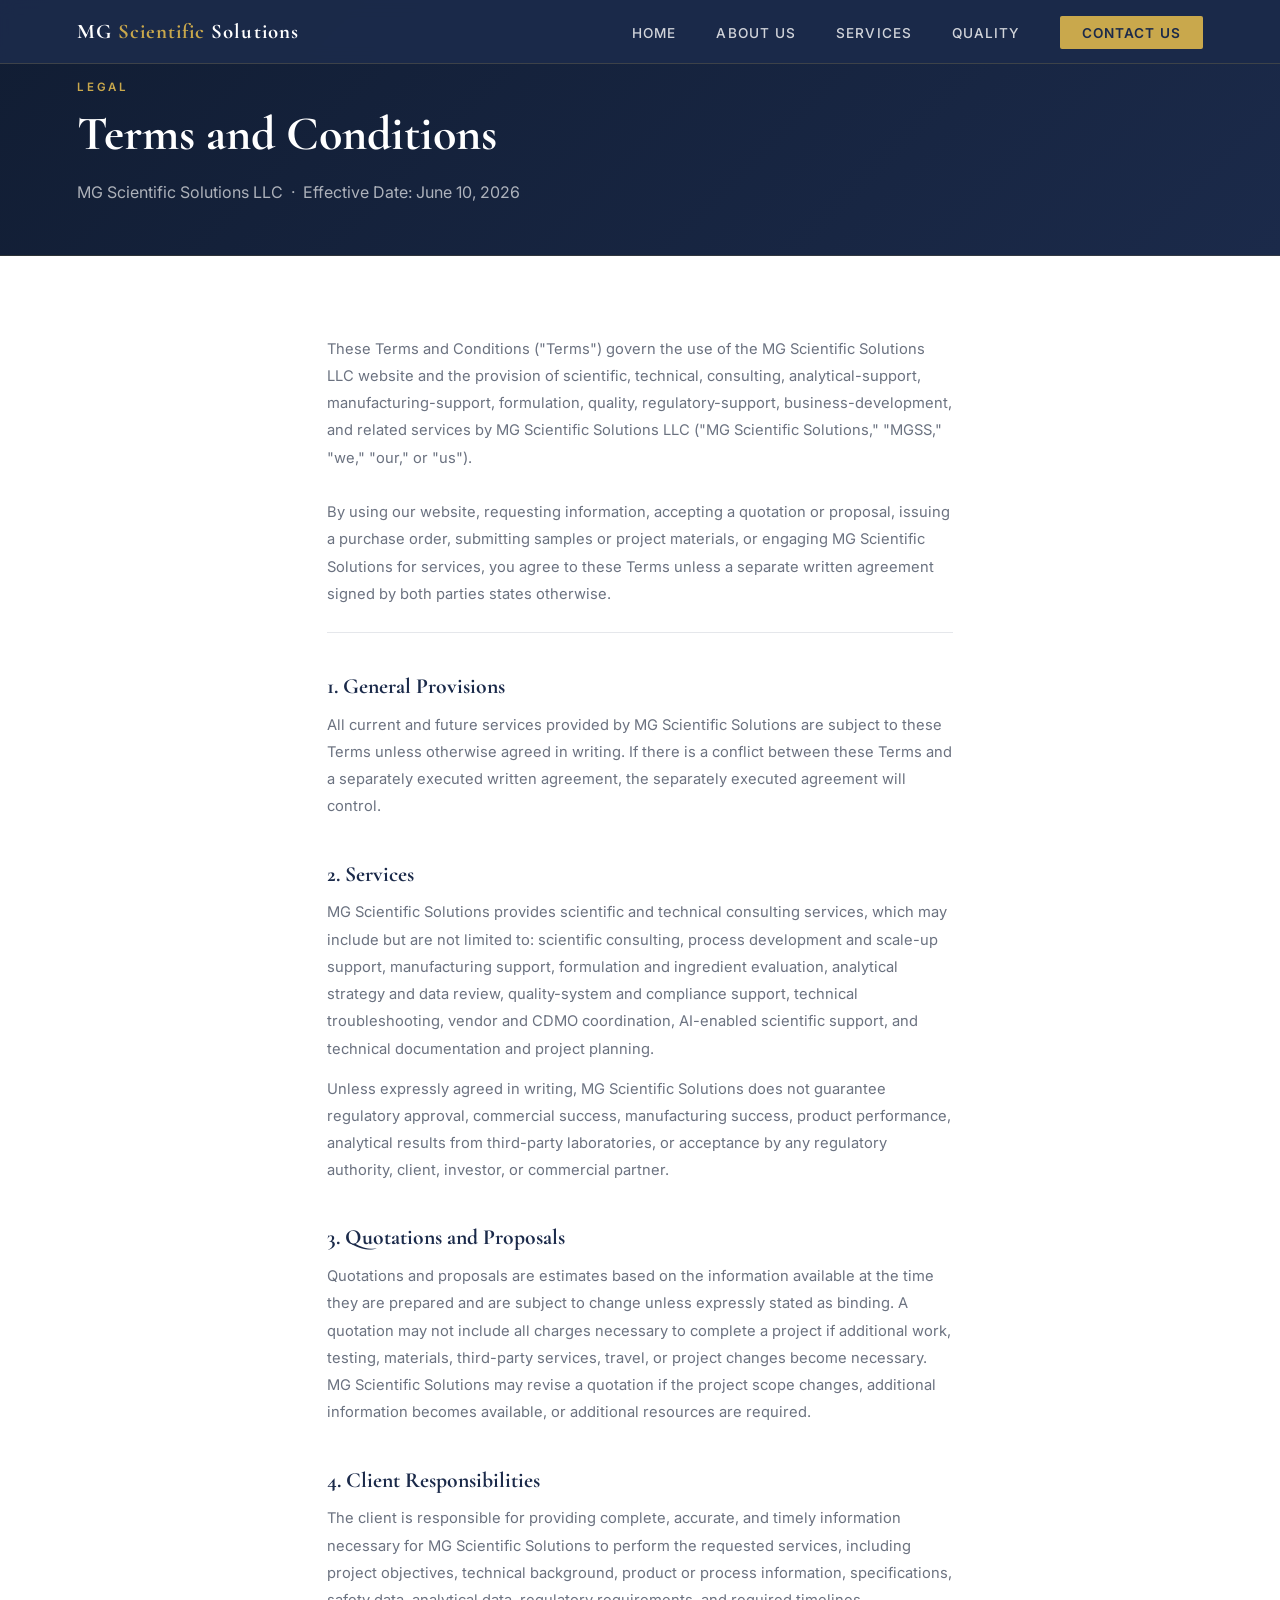
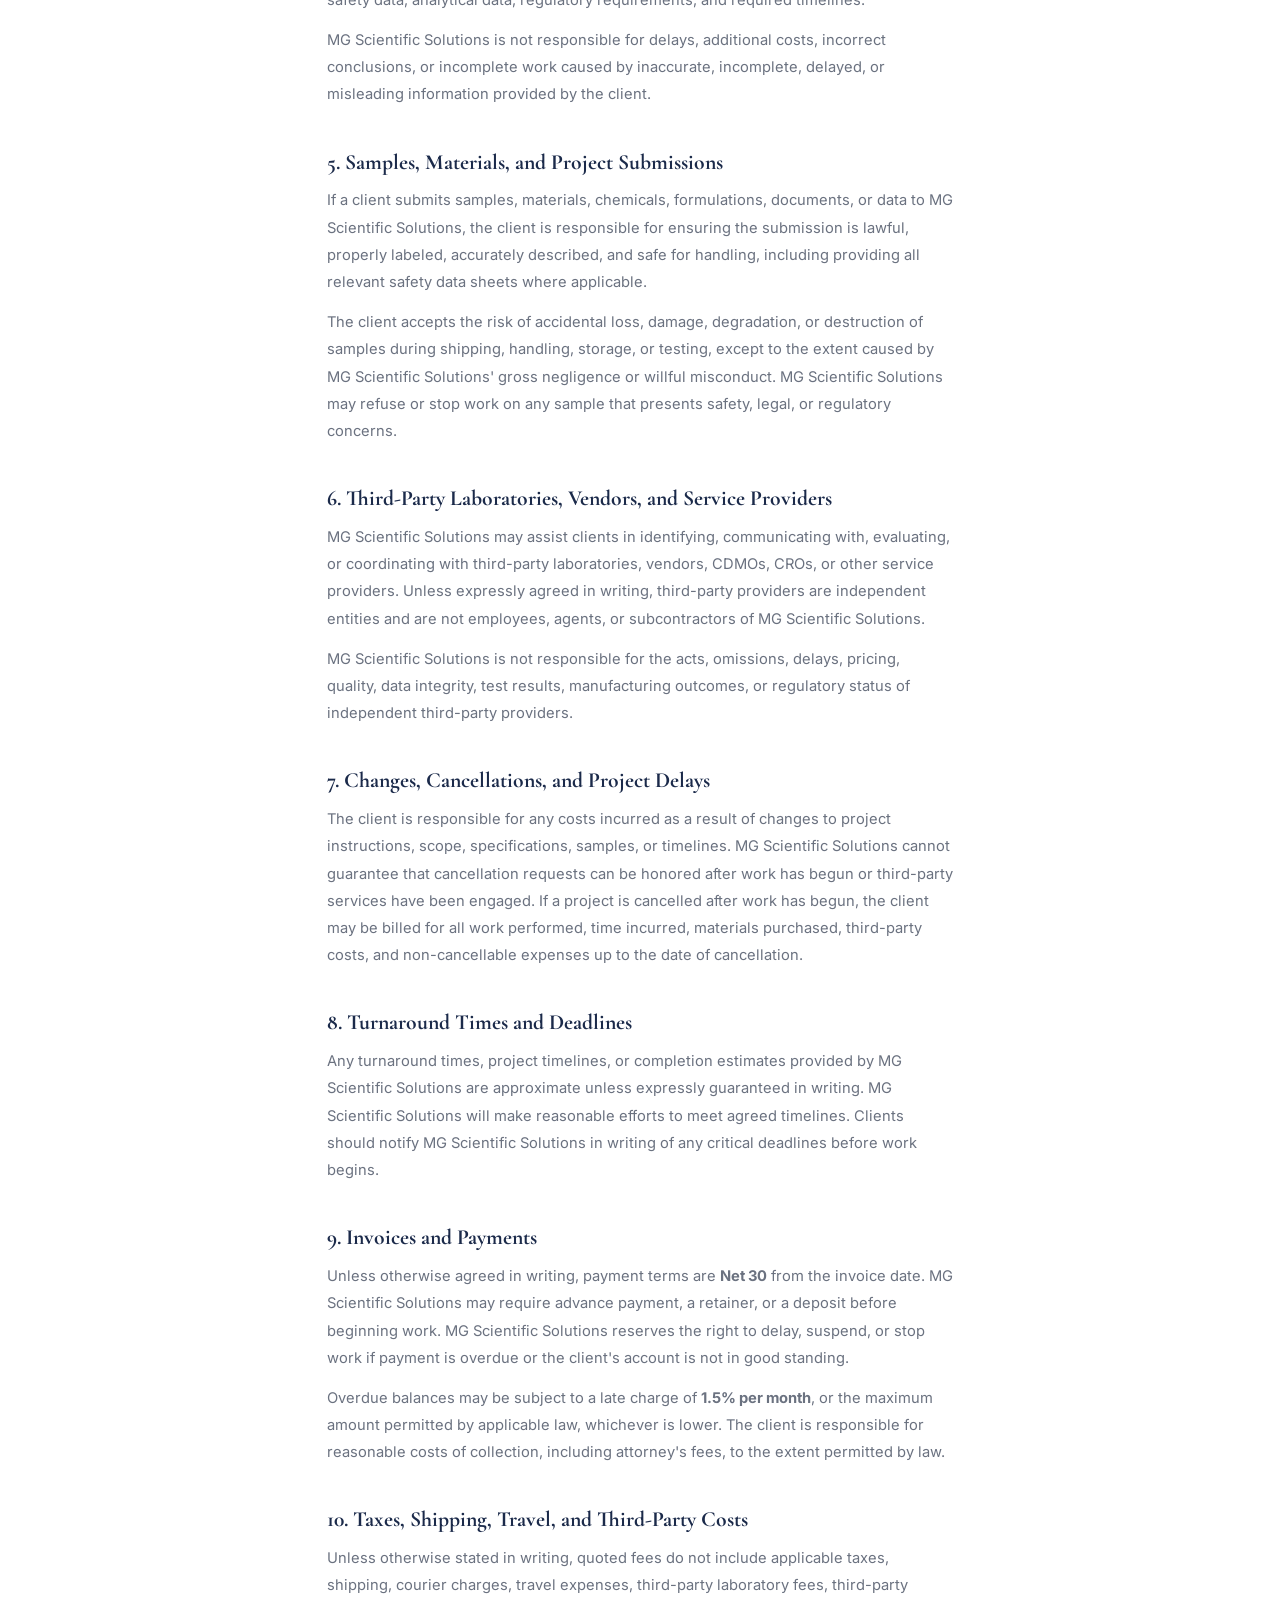
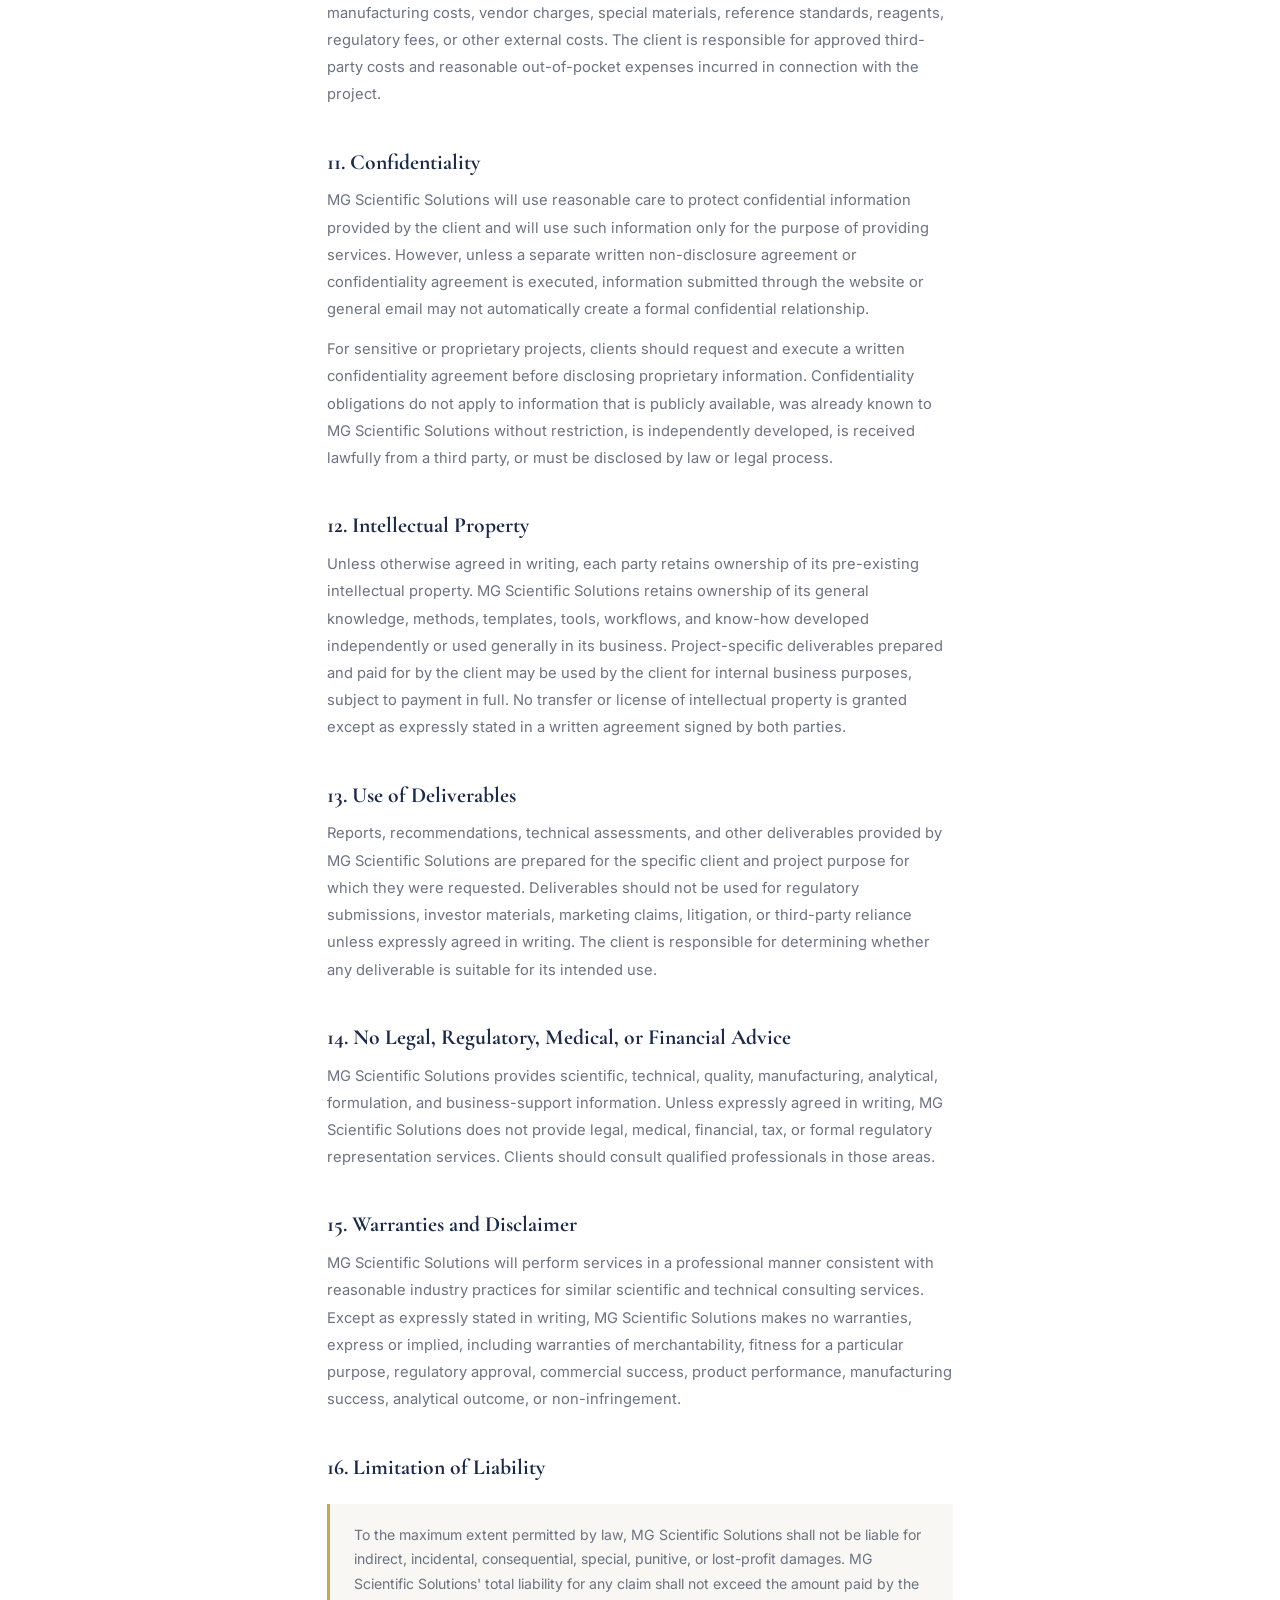
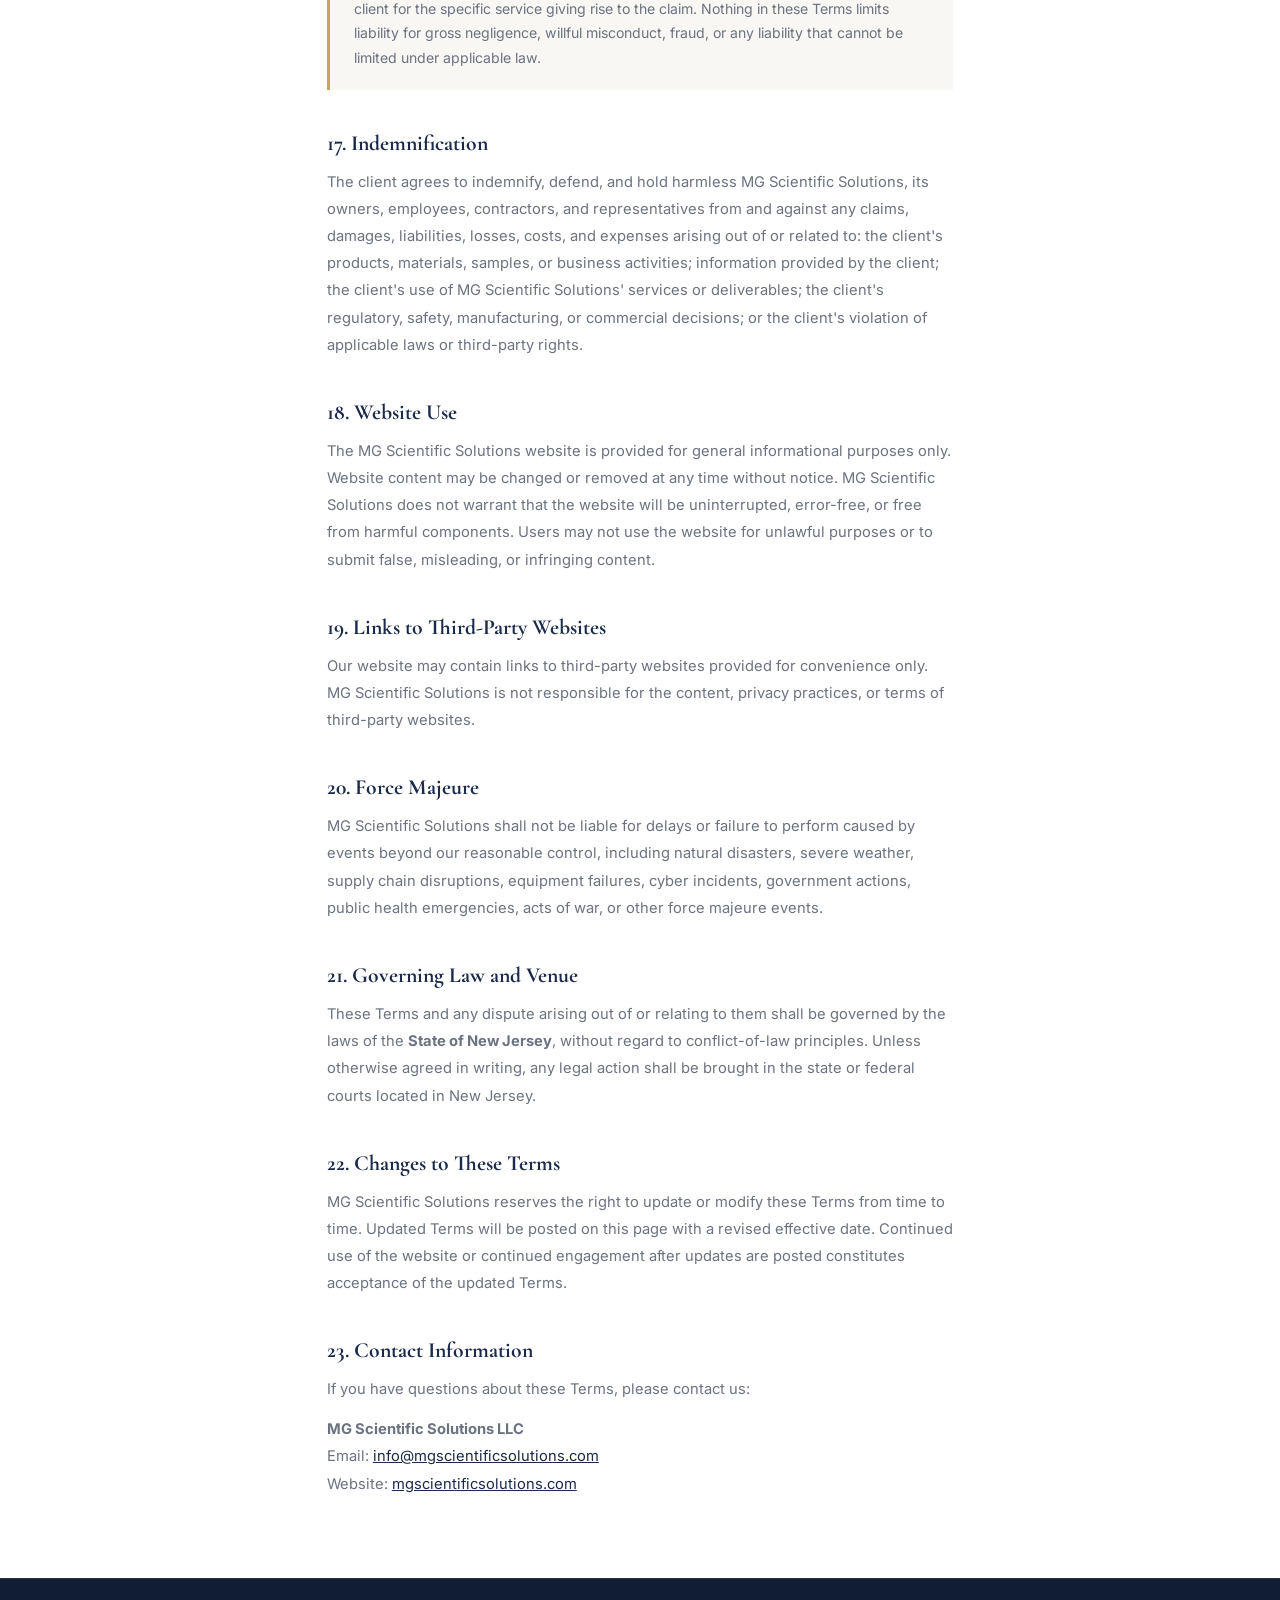
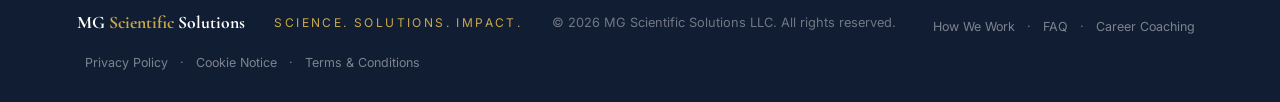
<file: terms.html>
﻿<!DOCTYPE html>
<html lang="en">
<head>
  <meta charset="UTF-8" />
  <meta name="viewport" content="width=device-width, initial-scale=1.0" />
  <title>Terms and Conditions | MG Scientific Solutions</title>
  <meta name="robots" content="noindex, follow" />
  <link href="https://fonts.googleapis.com/css2?family=Cormorant+Garamond:wght@400;600;700&family=Inter:wght@300;400;500;600&display=swap" rel="stylesheet" />
  <link rel="stylesheet" href="styles.css" />
  <style>
    .legal-body { max-width: 780px; margin: 0 auto; padding: 5rem 6%; }
    .legal-body h2 { font-family: 'Cormorant Garamond', serif; font-size: 1.35rem; font-weight: 700; color: var(--navy); margin: 2.5rem 0 0.8rem; }
    .legal-body p, .legal-body li { font-size: 0.92rem; color: var(--gray); line-height: 1.85; }
    .legal-body p + p { margin-top: 0.8rem; }
    .legal-body ul { padding-left: 1.4rem; margin: 0.6rem 0 1rem; }
    .legal-body ul li { margin-bottom: 0.3rem; }
    .legal-meta { font-size: 0.82rem; color: var(--gray); margin-bottom: 2.5rem; padding-bottom: 1.5rem; border-bottom: 1px solid var(--light-gray); }
    .highlight-box { background: var(--off-white); border-left: 3px solid var(--gold); padding: 1.2rem 1.5rem; margin: 1.5rem 0; font-size: 0.88rem; color: var(--gray); line-height: 1.75; }
  </style>
</head>
<body>

  <nav>
    <a href="index.html" class="nav-logo">MG <span>Scientific</span> Solutions</a>
    <ul class="nav-links">
      <li><a href="index.html">Home</a></li>
      <li><a href="about.html">About Us</a></li>
      <li><a href="services.html">Services</a></li>
      <li><a href="quality.html">Quality</a></li>
      <li><a href="contact.html" class="nav-cta">Contact Us</a></li>
    </ul>
  </nav>

  <div class="page-hero" style="padding:5rem 6% 3rem;">
    <div class="section-label">Legal</div>
    <h1 style="font-size:clamp(1.8rem,4vw,3rem);">Terms and Conditions</h1>
    <p>MG Scientific Solutions LLC &nbsp;·&nbsp; Effective Date: June 10, 2026</p>
  </div>

  <div class="legal-body">

    <p class="legal-meta">These Terms and Conditions ("Terms") govern the use of the MG Scientific Solutions LLC website and the provision of scientific, technical, consulting, analytical-support, manufacturing-support, formulation, quality, regulatory-support, business-development, and related services by MG Scientific Solutions LLC ("MG Scientific Solutions," "MGSS," "we," "our," or "us").<br/><br/>By using our website, requesting information, accepting a quotation or proposal, issuing a purchase order, submitting samples or project materials, or engaging MG Scientific Solutions for services, you agree to these Terms unless a separate written agreement signed by both parties states otherwise.</p>

    <h2>1. General Provisions</h2>
    <p>All current and future services provided by MG Scientific Solutions are subject to these Terms unless otherwise agreed in writing. If there is a conflict between these Terms and a separately executed written agreement, the separately executed agreement will control.</p>

    <h2>2. Services</h2>
    <p>MG Scientific Solutions provides scientific and technical consulting services, which may include but are not limited to: scientific consulting, process development and scale-up support, manufacturing support, formulation and ingredient evaluation, analytical strategy and data review, quality-system and compliance support, technical troubleshooting, vendor and CDMO coordination, AI-enabled scientific support, and technical documentation and project planning.</p>
    <p>Unless expressly agreed in writing, MG Scientific Solutions does not guarantee regulatory approval, commercial success, manufacturing success, product performance, analytical results from third-party laboratories, or acceptance by any regulatory authority, client, investor, or commercial partner.</p>

    <h2>3. Quotations and Proposals</h2>
    <p>Quotations and proposals are estimates based on the information available at the time they are prepared and are subject to change unless expressly stated as binding. A quotation may not include all charges necessary to complete a project if additional work, testing, materials, third-party services, travel, or project changes become necessary. MG Scientific Solutions may revise a quotation if the project scope changes, additional information becomes available, or additional resources are required.</p>

    <h2>4. Client Responsibilities</h2>
    <p>The client is responsible for providing complete, accurate, and timely information necessary for MG Scientific Solutions to perform the requested services, including project objectives, technical background, product or process information, specifications, safety data, analytical data, regulatory requirements, and required timelines.</p>
    <p>MG Scientific Solutions is not responsible for delays, additional costs, incorrect conclusions, or incomplete work caused by inaccurate, incomplete, delayed, or misleading information provided by the client.</p>

    <h2>5. Samples, Materials, and Project Submissions</h2>
    <p>If a client submits samples, materials, chemicals, formulations, documents, or data to MG Scientific Solutions, the client is responsible for ensuring the submission is lawful, properly labeled, accurately described, and safe for handling, including providing all relevant safety data sheets where applicable.</p>
    <p>The client accepts the risk of accidental loss, damage, degradation, or destruction of samples during shipping, handling, storage, or testing, except to the extent caused by MG Scientific Solutions' gross negligence or willful misconduct. MG Scientific Solutions may refuse or stop work on any sample that presents safety, legal, or regulatory concerns.</p>

    <h2>6. Third-Party Laboratories, Vendors, and Service Providers</h2>
    <p>MG Scientific Solutions may assist clients in identifying, communicating with, evaluating, or coordinating with third-party laboratories, vendors, CDMOs, CROs, or other service providers. Unless expressly agreed in writing, third-party providers are independent entities and are not employees, agents, or subcontractors of MG Scientific Solutions.</p>
    <p>MG Scientific Solutions is not responsible for the acts, omissions, delays, pricing, quality, data integrity, test results, manufacturing outcomes, or regulatory status of independent third-party providers.</p>

    <h2>7. Changes, Cancellations, and Project Delays</h2>
    <p>The client is responsible for any costs incurred as a result of changes to project instructions, scope, specifications, samples, or timelines. MG Scientific Solutions cannot guarantee that cancellation requests can be honored after work has begun or third-party services have been engaged. If a project is cancelled after work has begun, the client may be billed for all work performed, time incurred, materials purchased, third-party costs, and non-cancellable expenses up to the date of cancellation.</p>

    <h2>8. Turnaround Times and Deadlines</h2>
    <p>Any turnaround times, project timelines, or completion estimates provided by MG Scientific Solutions are approximate unless expressly guaranteed in writing. MG Scientific Solutions will make reasonable efforts to meet agreed timelines. Clients should notify MG Scientific Solutions in writing of any critical deadlines before work begins.</p>

    <h2>9. Invoices and Payments</h2>
    <p>Unless otherwise agreed in writing, payment terms are <strong>Net 30</strong> from the invoice date. MG Scientific Solutions may require advance payment, a retainer, or a deposit before beginning work. MG Scientific Solutions reserves the right to delay, suspend, or stop work if payment is overdue or the client's account is not in good standing.</p>
    <p>Overdue balances may be subject to a late charge of <strong>1.5% per month</strong>, or the maximum amount permitted by applicable law, whichever is lower. The client is responsible for reasonable costs of collection, including attorney's fees, to the extent permitted by law.</p>

    <h2>10. Taxes, Shipping, Travel, and Third-Party Costs</h2>
    <p>Unless otherwise stated in writing, quoted fees do not include applicable taxes, shipping, courier charges, travel expenses, third-party laboratory fees, third-party manufacturing costs, vendor charges, special materials, reference standards, reagents, regulatory fees, or other external costs. The client is responsible for approved third-party costs and reasonable out-of-pocket expenses incurred in connection with the project.</p>

    <h2>11. Confidentiality</h2>
    <p>MG Scientific Solutions will use reasonable care to protect confidential information provided by the client and will use such information only for the purpose of providing services. However, unless a separate written non-disclosure agreement or confidentiality agreement is executed, information submitted through the website or general email may not automatically create a formal confidential relationship.</p>
    <p>For sensitive or proprietary projects, clients should request and execute a written confidentiality agreement before disclosing proprietary information. Confidentiality obligations do not apply to information that is publicly available, was already known to MG Scientific Solutions without restriction, is independently developed, is received lawfully from a third party, or must be disclosed by law or legal process.</p>

    <h2>12. Intellectual Property</h2>
    <p>Unless otherwise agreed in writing, each party retains ownership of its pre-existing intellectual property. MG Scientific Solutions retains ownership of its general knowledge, methods, templates, tools, workflows, and know-how developed independently or used generally in its business. Project-specific deliverables prepared and paid for by the client may be used by the client for internal business purposes, subject to payment in full. No transfer or license of intellectual property is granted except as expressly stated in a written agreement signed by both parties.</p>

    <h2>13. Use of Deliverables</h2>
    <p>Reports, recommendations, technical assessments, and other deliverables provided by MG Scientific Solutions are prepared for the specific client and project purpose for which they were requested. Deliverables should not be used for regulatory submissions, investor materials, marketing claims, litigation, or third-party reliance unless expressly agreed in writing. The client is responsible for determining whether any deliverable is suitable for its intended use.</p>

    <h2>14. No Legal, Regulatory, Medical, or Financial Advice</h2>
    <p>MG Scientific Solutions provides scientific, technical, quality, manufacturing, analytical, formulation, and business-support information. Unless expressly agreed in writing, MG Scientific Solutions does not provide legal, medical, financial, tax, or formal regulatory representation services. Clients should consult qualified professionals in those areas.</p>

    <h2>15. Warranties and Disclaimer</h2>
    <p>MG Scientific Solutions will perform services in a professional manner consistent with reasonable industry practices for similar scientific and technical consulting services. Except as expressly stated in writing, MG Scientific Solutions makes no warranties, express or implied, including warranties of merchantability, fitness for a particular purpose, regulatory approval, commercial success, product performance, manufacturing success, analytical outcome, or non-infringement.</p>

    <h2>16. Limitation of Liability</h2>
    <div class="highlight-box">To the maximum extent permitted by law, MG Scientific Solutions shall not be liable for indirect, incidental, consequential, special, punitive, or lost-profit damages. MG Scientific Solutions' total liability for any claim shall not exceed the amount paid by the client for the specific service giving rise to the claim. Nothing in these Terms limits liability for gross negligence, willful misconduct, fraud, or any liability that cannot be limited under applicable law.</div>

    <h2>17. Indemnification</h2>
    <p>The client agrees to indemnify, defend, and hold harmless MG Scientific Solutions, its owners, employees, contractors, and representatives from and against any claims, damages, liabilities, losses, costs, and expenses arising out of or related to: the client's products, materials, samples, or business activities; information provided by the client; the client's use of MG Scientific Solutions' services or deliverables; the client's regulatory, safety, manufacturing, or commercial decisions; or the client's violation of applicable laws or third-party rights.</p>

    <h2>18. Website Use</h2>
    <p>The MG Scientific Solutions website is provided for general informational purposes only. Website content may be changed or removed at any time without notice. MG Scientific Solutions does not warrant that the website will be uninterrupted, error-free, or free from harmful components. Users may not use the website for unlawful purposes or to submit false, misleading, or infringing content.</p>

    <h2>19. Links to Third-Party Websites</h2>
    <p>Our website may contain links to third-party websites provided for convenience only. MG Scientific Solutions is not responsible for the content, privacy practices, or terms of third-party websites.</p>

    <h2>20. Force Majeure</h2>
    <p>MG Scientific Solutions shall not be liable for delays or failure to perform caused by events beyond our reasonable control, including natural disasters, severe weather, supply chain disruptions, equipment failures, cyber incidents, government actions, public health emergencies, acts of war, or other force majeure events.</p>

    <h2>21. Governing Law and Venue</h2>
    <p>These Terms and any dispute arising out of or relating to them shall be governed by the laws of the <strong>State of New Jersey</strong>, without regard to conflict-of-law principles. Unless otherwise agreed in writing, any legal action shall be brought in the state or federal courts located in New Jersey.</p>

    <h2>22. Changes to These Terms</h2>
    <p>MG Scientific Solutions reserves the right to update or modify these Terms from time to time. Updated Terms will be posted on this page with a revised effective date. Continued use of the website or continued engagement after updates are posted constitutes acceptance of the updated Terms.</p>

    <h2>23. Contact Information</h2>
    <p>If you have questions about these Terms, please contact us:</p>
    <p><strong>MG Scientific Solutions LLC</strong><br/>
    Email: <a href="mailto:info@mgscientificsolutions.com" style="color:var(--navy);">info@mgscientificsolutions.com</a><br/>
    Website: <a href="https://mgscientificsolutions.com" style="color:var(--navy);">mgscientificsolutions.com</a></p>

  </div>

  <footer>
    <a href="index.html" class="footer-logo">MG <span>Scientific</span> Solutions</a>
    <p class="footer-tagline">Science. Solutions. Impact.</p>
    <p>&copy; 2026 MG Scientific Solutions LLC. All rights reserved.</p>
    <p style="margin-top:0.5rem; font-size:0.78rem;">
      <a href="how-we-work.html" style="color:rgba(255,255,255,0.45); text-decoration:none; margin:0 0.5rem;">How We Work</a> ·
      <a href="faq.html" style="color:rgba(255,255,255,0.45); text-decoration:none; margin:0 0.5rem;">FAQ</a> ·
      <a href="coaching.html" style="color:rgba(255,255,255,0.45); text-decoration:none; margin:0 0.5rem;">Career Coaching</a>
    </p>
    <p style="margin-top:0.3rem; font-size:0.78rem;">
      <a href="privacy.html" style="color:rgba(255,255,255,0.45); text-decoration:none; margin:0 0.5rem;">Privacy Policy</a> ·
      <a href="cookies.html" style="color:rgba(255,255,255,0.45); text-decoration:none; margin:0 0.5rem;">Cookie Notice</a> ·
      <a href="terms.html" style="color:rgba(255,255,255,0.45); text-decoration:none; margin:0 0.5rem;">Terms &amp; Conditions</a>
    </p>
  </footer>

</body>
</html>
</file>
<file: styles.css>
*, *::before, *::after { box-sizing: border-box; margin: 0; padding: 0; }

:root {
  --gold: #C9A84C;
  --gold-light: #e0c06e;
  --navy: #1B2A4A;
  --navy-dark: #111d33;
  --white: #ffffff;
  --off-white: #f8f7f4;
  --gray: #6b7280;
  --light-gray: #e5e7eb;
}

html { scroll-behavior: smooth; }

body {
  font-family: 'Inter', sans-serif;
  color: var(--navy);
  background: var(--white);
}

/* NAV */
nav {
  position: fixed;
  top: 0; left: 0; right: 0;
  z-index: 100;
  display: flex;
  align-items: center;
  justify-content: space-between;
  padding: 1.2rem 6%;
  background: rgba(27, 42, 74, 0.97);
  backdrop-filter: blur(8px);
  border-bottom: 1px solid rgba(201, 168, 76, 0.2);
}

.nav-logo {
  font-family: 'Cormorant Garamond', serif;
  font-size: 1.3rem;
  font-weight: 700;
  color: var(--white);
  letter-spacing: 0.05em;
  text-decoration: none;
}

.nav-logo span { color: var(--gold); }

.nav-links {
  display: flex;
  gap: 2.5rem;
  list-style: none;
  align-items: center;
}

.nav-links a {
  color: rgba(255,255,255,0.8);
  text-decoration: none;
  font-size: 0.85rem;
  font-weight: 500;
  letter-spacing: 0.08em;
  text-transform: uppercase;
  transition: color 0.2s;
}

.nav-links a:hover { color: var(--gold); }
.nav-links a.active { color: var(--gold); }

.nav-cta {
  background: var(--gold) !important;
  color: var(--navy) !important;
  padding: 0.55rem 1.4rem;
  border-radius: 2px;
  font-weight: 600 !important;
  transition: background 0.2s !important;
}

.nav-cta:hover { background: var(--gold-light) !important; }

/* PAGE HERO (for inner pages) */
.page-hero {
  background: linear-gradient(135deg, var(--navy-dark) 0%, var(--navy) 100%);
  padding: 9rem 6% 5rem;
  border-bottom: 1px solid rgba(201,168,76,0.15);
}

.page-hero .section-label { margin-bottom: 0.8rem; }

.page-hero h1 {
  font-family: 'Cormorant Garamond', serif;
  font-size: clamp(2.2rem, 5vw, 3.5rem);
  font-weight: 700;
  color: var(--white);
  line-height: 1.15;
  margin-bottom: 1rem;
}

.page-hero p {
  color: rgba(255,255,255,0.65);
  font-size: 1rem;
  line-height: 1.8;
  max-width: 580px;
}

/* SECTIONS */
section { padding: 6rem 6%; }

.section-label {
  font-size: 0.72rem;
  letter-spacing: 0.25em;
  text-transform: uppercase;
  color: var(--gold);
  font-weight: 600;
  margin-bottom: 0.8rem;
}

.section-title {
  font-family: 'Cormorant Garamond', serif;
  font-size: clamp(2rem, 4vw, 3rem);
  font-weight: 700;
  color: var(--navy);
  line-height: 1.2;
  margin-bottom: 1.5rem;
}

.divider {
  width: 50px;
  height: 2px;
  background: var(--gold);
  margin-bottom: 1.5rem;
}

/* BUTTONS */
.btn-primary {
  background: var(--gold);
  color: var(--navy);
  padding: 0.9rem 2.2rem;
  border: none;
  border-radius: 2px;
  font-weight: 600;
  font-size: 0.9rem;
  letter-spacing: 0.06em;
  text-transform: uppercase;
  text-decoration: none;
  display: inline-block;
  transition: background 0.2s, transform 0.2s;
  cursor: pointer;
}

.btn-primary:hover { background: var(--gold-light); transform: translateY(-1px); }

.btn-outline {
  background: transparent;
  color: var(--white);
  padding: 0.9rem 2.2rem;
  border: 1px solid rgba(255,255,255,0.4);
  border-radius: 2px;
  font-weight: 500;
  font-size: 0.9rem;
  letter-spacing: 0.06em;
  text-transform: uppercase;
  text-decoration: none;
  display: inline-block;
  transition: border-color 0.2s, color 0.2s;
}

.btn-outline:hover { border-color: var(--gold); color: var(--gold); }

/* PILLARS */
.pillars-grid {
  display: grid;
  grid-template-columns: repeat(4, 1fr);
  gap: 1.5rem;
  max-width: 1100px;
  margin: 0 auto;
}

.pillar-card {
  background: var(--white);
  border: 1px solid var(--light-gray);
  border-top: 3px solid var(--gold);
  padding: 2rem 1.5rem;
  text-align: center;
  transition: transform 0.2s, box-shadow 0.2s;
}

.pillar-card:hover { transform: translateY(-4px); box-shadow: 0 12px 32px rgba(27,42,74,0.1); }

.pillar-icon {
  width: 52px; height: 52px;
  background: rgba(201,168,76,0.1);
  border-radius: 50%;
  display: flex;
  align-items: center;
  justify-content: center;
  margin: 0 auto 1.2rem;
  font-size: 1.4rem;
}

.pillar-card h3 {
  font-family: 'Cormorant Garamond', serif;
  font-size: 1.15rem;
  font-weight: 700;
  color: var(--navy);
  letter-spacing: 0.08em;
  text-transform: uppercase;
  margin-bottom: 0.6rem;
}

.pillar-card p { font-size: 0.85rem; color: var(--gray); line-height: 1.6; }

/* TEAM */
.team-card {
  display: grid;
  grid-template-columns: 220px 1fr;
  gap: 3rem;
  max-width: 1000px;
  margin: 0 auto 2rem;
  background: var(--off-white);
  border-left: 3px solid var(--gold);
  padding: 2.5rem;
}

.team-avatar {
  width: 180px; height: 180px;
  border-radius: 50%;
  background: linear-gradient(135deg, var(--navy) 0%, #243658 100%);
  display: flex;
  align-items: center;
  justify-content: center;
  font-family: 'Cormorant Garamond', serif;
  font-size: 3.5rem;
  font-weight: 700;
  color: var(--gold);
  flex-shrink: 0;
}

.team-info h3 {
  font-family: 'Cormorant Garamond', serif;
  font-size: 1.8rem;
  font-weight: 700;
  color: var(--navy);
  margin-bottom: 0.2rem;
}

.team-role {
  font-size: 0.8rem;
  letter-spacing: 0.15em;
  text-transform: uppercase;
  color: var(--gold);
  font-weight: 600;
  margin-bottom: 0.5rem;
}

.team-credentials {
  font-size: 0.82rem;
  color: var(--gray);
  font-style: italic;
  margin-bottom: 1rem;
  padding-bottom: 1rem;
  border-bottom: 1px solid var(--light-gray);
}

.team-bio { font-size: 0.92rem; color: var(--gray); line-height: 1.85; }

.team-tags { display: flex; flex-wrap: wrap; gap: 0.5rem; margin-top: 1.2rem; }

.team-tag {
  background: rgba(201,168,76,0.1);
  border: 1px solid rgba(201,168,76,0.3);
  color: var(--navy);
  padding: 0.3rem 0.8rem;
  font-size: 0.75rem;
  font-weight: 500;
  border-radius: 2px;
}

/* SERVICES */
.services-grid {
  display: grid;
  grid-template-columns: repeat(3, 1fr);
  gap: 1.5rem;
  max-width: 1100px;
  margin: 0 auto;
}

.service-card {
  background: rgba(255,255,255,0.05);
  border: 1px solid rgba(201,168,76,0.2);
  padding: 2rem;
  transition: background 0.2s, border-color 0.2s;
}

.service-card:hover { background: rgba(201,168,76,0.08); border-color: var(--gold); }

.service-num { font-size: 0.7rem; color: var(--gold); letter-spacing: 0.2em; font-weight: 600; margin-bottom: 1rem; }

.service-card h3 {
  font-family: 'Cormorant Garamond', serif;
  font-size: 1.25rem;
  color: var(--white);
  font-weight: 600;
  margin-bottom: 0.8rem;
}

.service-card p { font-size: 0.87rem; color: rgba(255,255,255,0.6); line-height: 1.7; }

/* EXPERTISE */
.expertise-grid {
  display: grid;
  grid-template-columns: repeat(3, 1fr);
  gap: 1.5rem;
  max-width: 1100px;
  margin: 0 auto;
}

.expertise-card {
  background: rgba(255,255,255,0.05);
  border: 1px solid rgba(201,168,76,0.2);
  padding: 2rem;
  transition: background 0.2s, border-color 0.2s;
}

.expertise-card:hover { background: rgba(201,168,76,0.08); border-color: var(--gold); }
.expertise-card.wide { grid-column: span 2; }

.expertise-card h3 {
  font-family: 'Cormorant Garamond', serif;
  font-size: 1.15rem;
  color: var(--gold);
  font-weight: 700;
  letter-spacing: 0.06em;
  text-transform: uppercase;
  margin-bottom: 1.2rem;
  padding-bottom: 0.8rem;
  border-bottom: 1px solid rgba(201,168,76,0.2);
}

.expertise-col-label {
  font-size: 0.7rem;
  letter-spacing: 0.15em;
  text-transform: uppercase;
  color: rgba(255,255,255,0.4);
  font-weight: 600;
  margin-bottom: 0.5rem;
  margin-top: 1rem;
}

.expertise-col-label:first-of-type { margin-top: 0; }

.expertise-list { list-style: none; }

.expertise-list li {
  font-size: 0.84rem;
  color: rgba(255,255,255,0.7);
  padding: 0.25rem 0 0.25rem 0.8rem;
  position: relative;
  line-height: 1.5;
}

.expertise-list li::before { content: '—'; position: absolute; left: 0; color: var(--gold); font-size: 0.7rem; }

.expertise-two-col { display: grid; grid-template-columns: 1fr 1fr; gap: 1.5rem; }

/* INDUSTRIES */
.industries-grid { display: flex; flex-wrap: wrap; gap: 1rem; margin-top: 2rem; }

.industry-tag {
  background: var(--white);
  border: 1px solid var(--light-gray);
  color: var(--navy);
  padding: 0.6rem 1.4rem;
  font-size: 0.85rem;
  font-weight: 500;
  letter-spacing: 0.04em;
  border-radius: 2px;
  transition: border-color 0.2s, color 0.2s;
}

.industry-tag:hover { border-color: var(--gold); color: var(--gold); }

/* FOOTER */
footer {
  background: var(--navy-dark);
  border-top: 1px solid rgba(201,168,76,0.15);
  padding: 2rem 6%;
  display: flex;
  align-items: center;
  justify-content: space-between;
  flex-wrap: wrap;
  gap: 1rem;
}

.footer-logo {
  font-family: 'Cormorant Garamond', serif;
  font-size: 1.1rem;
  font-weight: 700;
  color: var(--white);
  text-decoration: none;
}

.footer-logo span { color: var(--gold); }
footer p { font-size: 0.8rem; color: rgba(255,255,255,0.4); }
.footer-tagline { font-size: 0.75rem; color: var(--gold); letter-spacing: 0.2em; text-transform: uppercase; }

/* MOBILE */
@media (max-width: 900px) {
  .pillars-grid { grid-template-columns: repeat(2, 1fr); }
  .services-grid { grid-template-columns: repeat(2, 1fr); }
  .expertise-grid { grid-template-columns: repeat(2, 1fr); }
  .expertise-card.wide { grid-column: span 2; }
}

@media (max-width: 768px) {
  .nav-links { display: none; }
  .team-card { grid-template-columns: 1fr; }
  .team-avatar { margin: 0 auto; }
  .pillars-grid { grid-template-columns: repeat(2, 1fr); }
  .services-grid { grid-template-columns: 1fr; }
  .expertise-grid { grid-template-columns: 1fr; }
  .expertise-card.wide { grid-column: span 1; }
  .expertise-two-col { grid-template-columns: 1fr; }
  footer { flex-direction: column; text-align: center; }
  /* Engagement cards: stack sidebar on top of columns */
  .engagement-card-inner { grid-template-columns: 1fr !important; }
  .engagement-cols { grid-template-columns: 1fr !important; }
}

/* ============================================
   ANIMATIONS
   ============================================ */

/* 1. Fade up on scroll */
.fade-up {
  opacity: 0;
  transform: translateY(32px);
  transition: opacity 0.75s cubic-bezier(0.22,1,0.36,1), transform 0.75s cubic-bezier(0.22,1,0.36,1);
}
.fade-up.visible { opacity: 1; transform: translateY(0); }
.fade-up.delay-1 { transition-delay: 0.1s; }
.fade-up.delay-2 { transition-delay: 0.2s; }
.fade-up.delay-3 { transition-delay: 0.3s; }
.fade-up.delay-4 { transition-delay: 0.4s; }

/* 2. Word cycling */
#cycling-words {
  transition: opacity 0.35s ease, transform 0.35s ease;
  display: inline-block;
}

/* 3. Particle canvas */
#particle-canvas {
  position: absolute;
  top: 0; left: 0;
  width: 100%; height: 100%;
  pointer-events: none;
  z-index: 0;
}

/* 4. Gold shimmer on logo */
@keyframes shimmerSweep {
  0% { background-position: -200% center; }
  100% { background-position: 200% center; }
}
.nav-logo.shimmer-active {
  background: linear-gradient(90deg, #fff 30%, #C9A84C 45%, #fff2c2 50%, #C9A84C 55%, #fff 70%);
  background-size: 200% auto;
  -webkit-background-clip: text;
  background-clip: text;
  -webkit-text-fill-color: transparent;
  animation: shimmerSweep 0.8s linear;
}

/* 5. Divider shimmer animation */
@keyframes dividerShimmer {
  0%   { background-position: -100% center; }
  100% { background-position: 200% center; }
}
.divider {
  background: linear-gradient(90deg, var(--gold), #fff0a0, var(--gold), var(--gold));
  background-size: 200% auto;
  animation: dividerShimmer 2.5s linear infinite;
}

/* 6. SVG map path draw */
.map-continent {
  stroke-dasharray: 3000;
  stroke-dashoffset: 3000;
  transition: stroke-dashoffset 2s ease forwards;
}
.map-continent.draw { stroke-dashoffset: 0; }

/* 7. Pillar card stagger */
.pillar-card { transition: transform 0.25s ease, box-shadow 0.25s ease, border-color 0.25s ease; }
.pillar-card:hover { border-color: var(--gold); box-shadow: 0 0 0 1px var(--gold), 0 16px 40px rgba(201,168,76,0.15); }

/* 8. Service card glow */
.service-card { transition: background 0.25s, border-color 0.25s, box-shadow 0.25s, transform 0.25s; }
.service-card:hover { box-shadow: 0 0 20px rgba(201,168,76,0.15); transform: translateY(-3px); }

/* 9. Gold pulse on section labels */
@keyframes labelPulse {
  0%, 100% { opacity: 1; }
  50% { opacity: 0.6; }
}
.section-label { animation: labelPulse 3s ease-in-out infinite; }

/* 10. Hero content entrance */
@keyframes heroFadeIn {
  from { opacity: 0; transform: translateY(24px); }
  to   { opacity: 1; transform: translateY(0); }
}
.hero-badge  { animation: heroFadeIn 0.8s ease 0.2s both; }
.hero h1     { animation: heroFadeIn 0.8s ease 0.4s both; }
.hero-tagline{ animation: heroFadeIn 0.8s ease 0.6s both; }
.hero p      { animation: heroFadeIn 0.8s ease 0.8s both; }
.hero-buttons{ animation: heroFadeIn 0.8s ease 1.0s both; }
.cycling-wrap{ animation: heroFadeIn 0.8s ease 1.1s both; }
</file>
